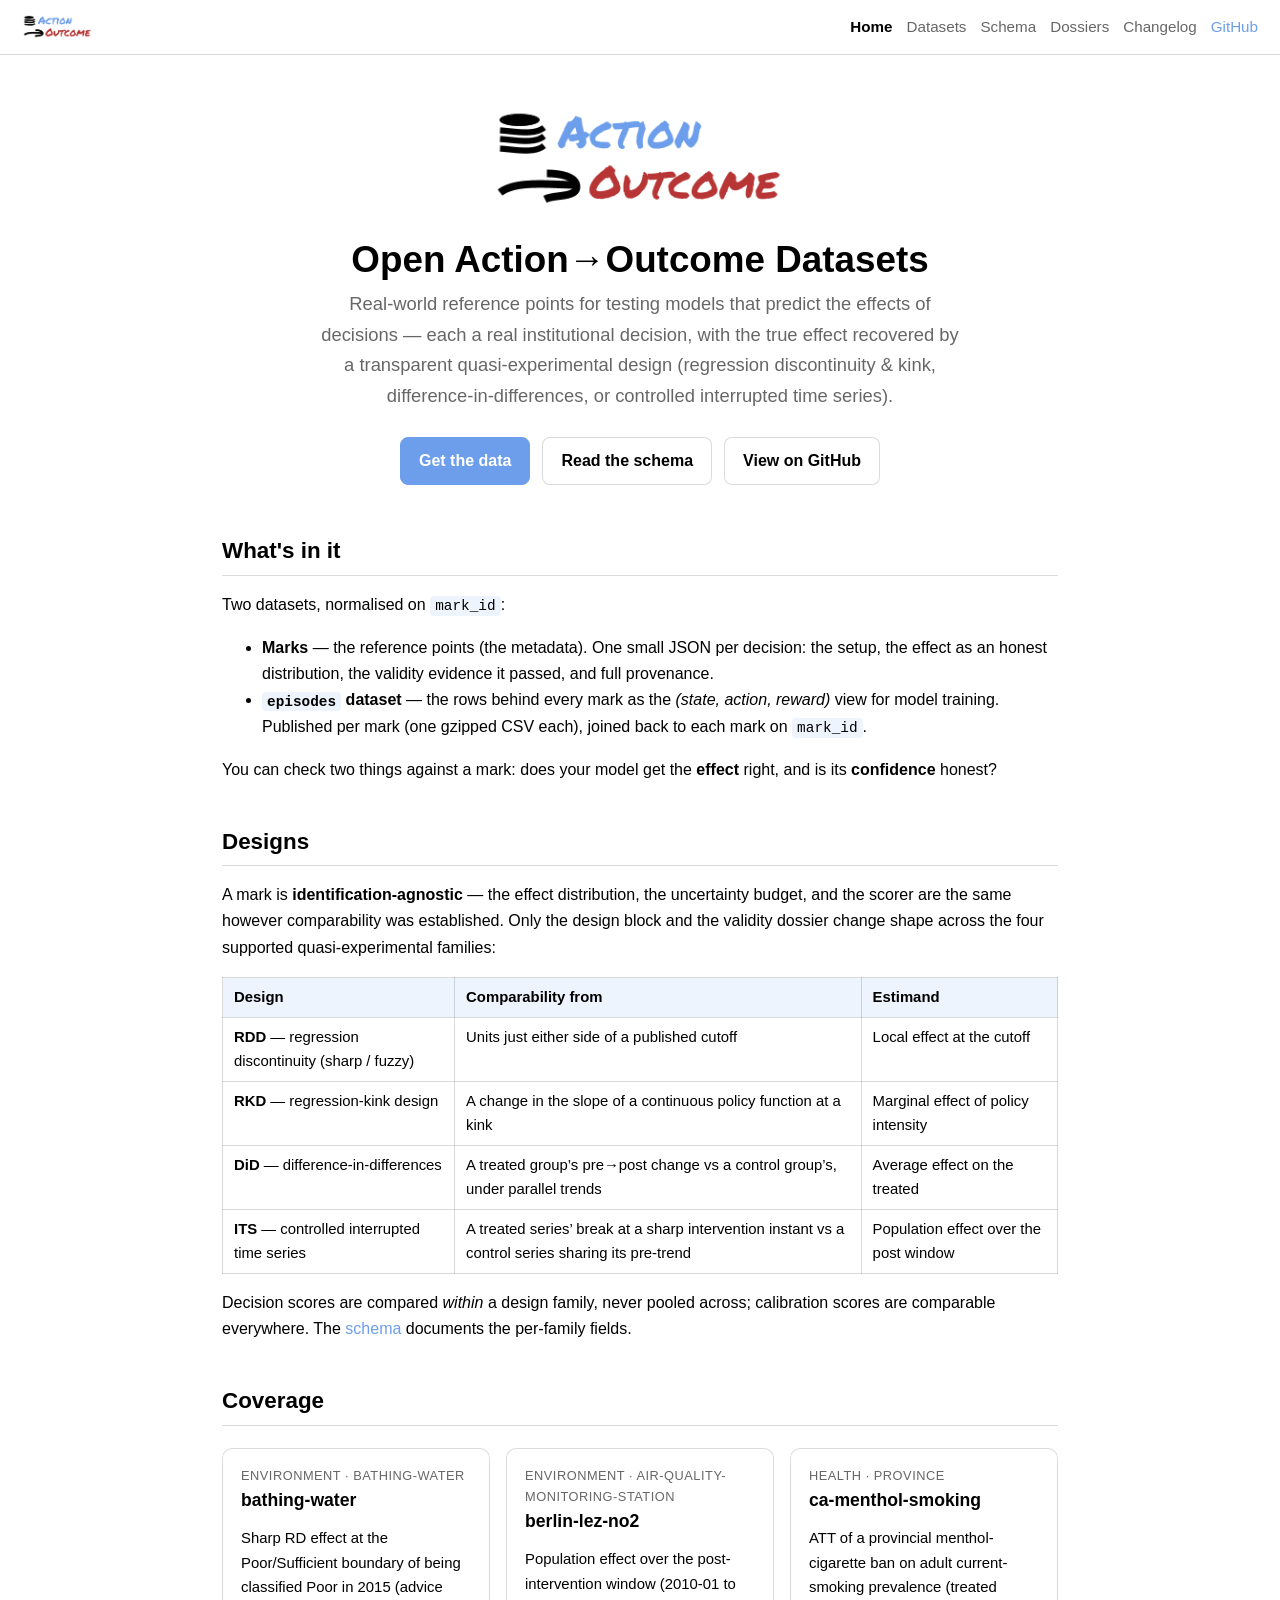
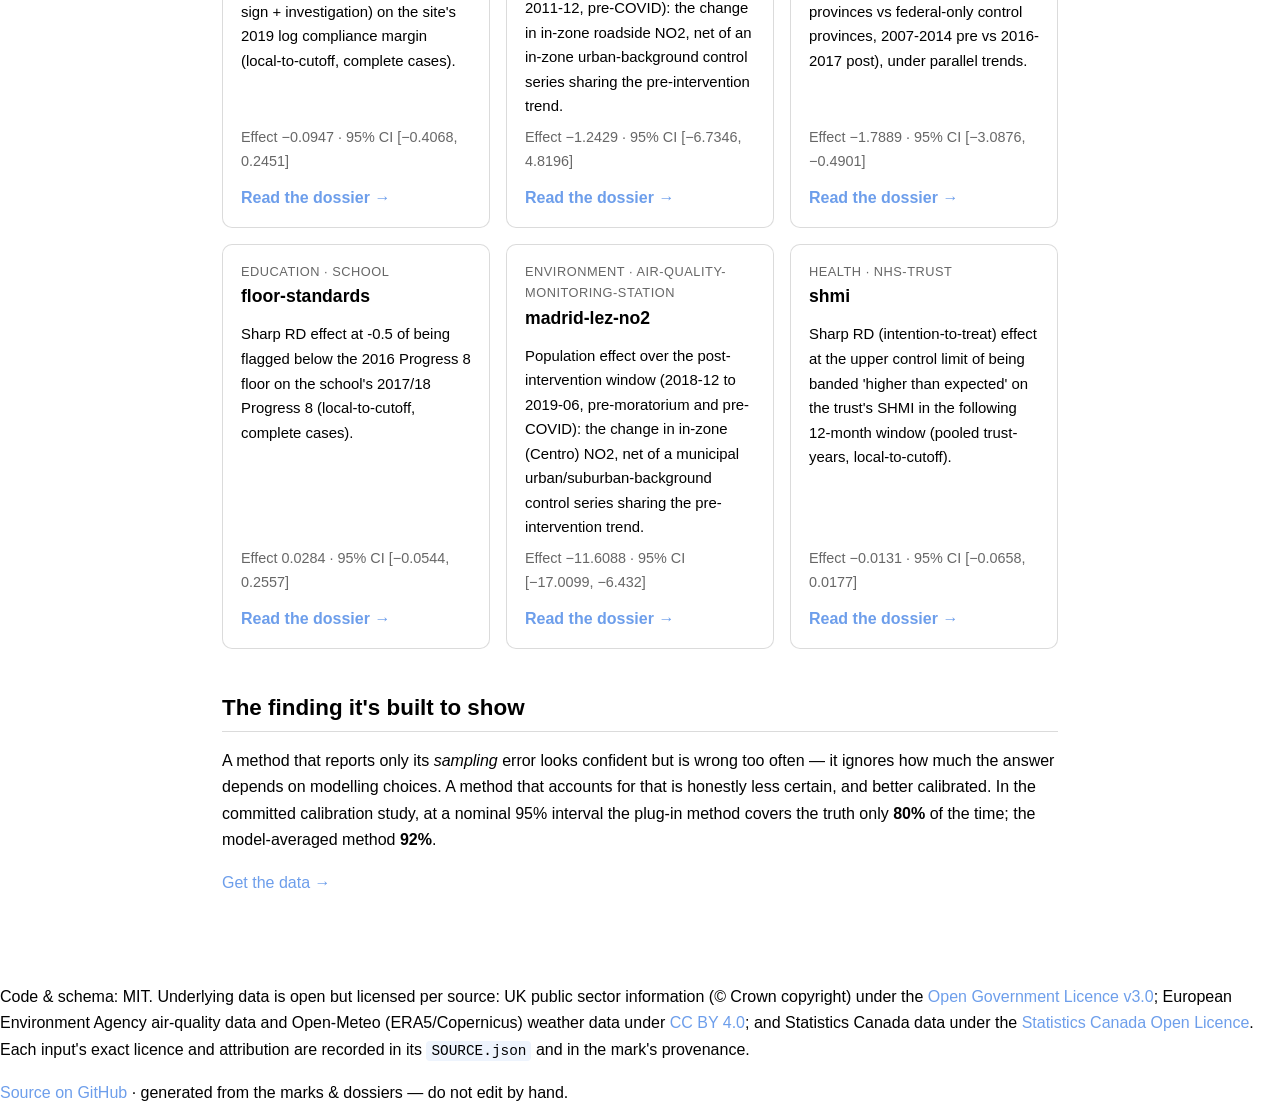
<file: docs/index.html>
<!DOCTYPE html>
<html lang="en">
<head>
<meta charset="utf-8">
<meta name="viewport" content="width=device-width, initial-scale=1">
<title>Home · openaction2outcome</title>
<link rel="icon" href="assets/logo.png">
<link rel="stylesheet" href="style.css">
</head>
<body>
<header class="site-header">
  <a class="brand" href="index.html">
    <img src="assets/logo.png" alt="" class="brand-logo">
  </a>
  <nav class="site-nav">
    <a href="index.html" class="current">Home</a><a href="downloads.html">Datasets</a><a href="schema.html">Schema</a><a href="dossiers/index.html">Dossiers</a><a href="changelog.html">Changelog</a>
    <a class="ext" href="https://github.com/umbralcalc/openaction2outcome">GitHub</a>
  </nav>
</header>
<main class="content">
<section class="hero">
  <img src="assets/logo.png" alt="openaction2outcome logo">
  <h1>Open Action&rarr;Outcome Datasets</h1>
  <p class="tagline">Real-world reference points for testing models that predict the effects of decisions &mdash;
     each a real institutional decision, with the true effect recovered by a transparent quasi-experimental design
     (regression discontinuity &amp; kink, difference-in-differences, or controlled interrupted time series).</p>
  <div class="cta">
    <a class="btn" href="downloads.html">Get the data</a>
    <a class="btn secondary" href="schema.html">Read the schema</a>
    <a class="btn secondary" href="https://github.com/umbralcalc/openaction2outcome">View on GitHub</a>
  </div>
</section>

<h2>What's in it</h2>
<p>Two datasets, normalised on <code>mark_id</code>:</p>
<ul>
  <li><strong>Marks</strong> &mdash; the reference points (the metadata). One small JSON per decision: the setup,
      the effect as an honest distribution, the validity evidence it passed, and full provenance.</li>
  <li><strong><code>episodes</code> dataset</strong> &mdash; the rows behind every mark as the
      <em>(state, action, reward)</em> view for model training. Published per mark (one gzipped CSV each), joined back to each mark on <code>mark_id</code>.</li>
</ul>
<p>You can check two things against a mark: does your model get the <strong>effect</strong> right, and is its <strong>confidence</strong> honest?</p>

<h2>Designs</h2>
<p>A mark is <strong>identification-agnostic</strong> &mdash; the effect distribution, the uncertainty budget, and the
   scorer are the same however comparability was established. Only the design block and the validity dossier change
   shape across the four supported quasi-experimental families:</p>
<div class="table-wrap">
<table>
  <thead><tr><th>Design</th><th>Comparability from</th><th>Estimand</th></tr></thead>
  <tbody>
    <tr><td><strong>RDD</strong> &mdash; regression discontinuity (sharp / fuzzy)</td><td>Units just either side of a published cutoff</td><td>Local effect at the cutoff</td></tr>
    <tr><td><strong>RKD</strong> &mdash; regression-kink design</td><td>A change in the slope of a continuous policy function at a kink</td><td>Marginal effect of policy intensity</td></tr>
    <tr><td><strong>DiD</strong> &mdash; difference-in-differences</td><td>A treated group&rsquo;s pre&rarr;post change vs a control group&rsquo;s, under parallel trends</td><td>Average effect on the treated</td></tr>
    <tr><td><strong>ITS</strong> &mdash; controlled interrupted time series</td><td>A treated series&rsquo; break at a sharp intervention instant vs a control series sharing its pre-trend</td><td>Population effect over the post window</td></tr>
  </tbody>
</table>
</div>
<p>Decision scores are compared <em>within</em> a design family, never pooled across; calibration scores are
   comparable everywhere. The <a href="schema.html">schema</a> documents the per-family fields.</p>

<h2>Coverage</h2>
<div class="cards">
  
  <div class="card">
    <span class="domain">Environment · bathing-water</span>
    <h3>bathing-water</h3>
    <p>Sharp RD effect at the Poor/Sufficient boundary of being classified Poor in 2015 (advice sign &#43; investigation) on the site&#39;s 2019 log compliance margin (local-to-cutoff, complete cases).</p>
    <span class="effect">Effect −0.0947 · 95% CI [−0.4068, 0.2451]</span>
    <a class="more" href="dossiers/bathing-water-poor-2015.html">Read the dossier &rarr;</a>
  </div>
  
  <div class="card">
    <span class="domain">Environment · air-quality-monitoring-station</span>
    <h3>berlin-lez-no2</h3>
    <p>Population effect over the post-intervention window (2010-01 to 2011-12, pre-COVID): the change in in-zone roadside NO2, net of an in-zone urban-background control series sharing the pre-intervention trend.</p>
    <span class="effect">Effect −1.2429 · 95% CI [−6.7346, 4.8196]</span>
    <a class="more" href="dossiers/berlin-lez-no2-2010.html">Read the dossier &rarr;</a>
  </div>
  
  <div class="card">
    <span class="domain">Health · province</span>
    <h3>ca-menthol-smoking</h3>
    <p>ATT of a provincial menthol-cigarette ban on adult current-smoking prevalence (treated provinces vs federal-only control provinces, 2007-2014 pre vs 2016-2017 post), under parallel trends.</p>
    <span class="effect">Effect −1.7889 · 95% CI [−3.0876, −0.4901]</span>
    <a class="more" href="dossiers/ca-menthol-smoking-2016.html">Read the dossier &rarr;</a>
  </div>
  
  <div class="card">
    <span class="domain">Education · school</span>
    <h3>floor-standards</h3>
    <p>Sharp RD effect at -0.5 of being flagged below the 2016 Progress 8 floor on the school&#39;s 2017/18 Progress 8 (local-to-cutoff, complete cases).</p>
    <span class="effect">Effect 0.0284 · 95% CI [−0.0544, 0.2557]</span>
    <a class="more" href="dossiers/floor-standards-p8-2016.html">Read the dossier &rarr;</a>
  </div>
  
  <div class="card">
    <span class="domain">Environment · air-quality-monitoring-station</span>
    <h3>madrid-lez-no2</h3>
    <p>Population effect over the post-intervention window (2018-12 to 2019-06, pre-moratorium and pre-COVID): the change in in-zone (Centro) NO2, net of a municipal urban/suburban-background control series sharing the pre-intervention trend.</p>
    <span class="effect">Effect −11.6088 · 95% CI [−17.0099, −6.432]</span>
    <a class="more" href="dossiers/madrid-lez-no2-2018.html">Read the dossier &rarr;</a>
  </div>
  
  <div class="card">
    <span class="domain">Health · nhs-trust</span>
    <h3>shmi</h3>
    <p>Sharp RD (intention-to-treat) effect at the upper control limit of being banded &#39;higher than expected&#39; on the trust&#39;s SHMI in the following 12-month window (pooled trust-years, local-to-cutoff).</p>
    <span class="effect">Effect −0.0131 · 95% CI [−0.0658, 0.0177]</span>
    <a class="more" href="dossiers/shmi-higher-than-expected-banding.html">Read the dossier &rarr;</a>
  </div>
  
</div>

<h2>The finding it's built to show</h2>
<p>A method that reports only its <em>sampling</em> error looks confident but is wrong too often &mdash; it ignores
   how much the answer depends on modelling choices. A method that accounts for that is honestly less certain, and
   better calibrated. In the committed calibration study, at a nominal 95% interval the plug-in method covers the
   truth only <strong>80%</strong> of the time; the model-averaged method <strong>92%</strong>.</p>
<p><a href="downloads.html">Get the data &rarr;</a></p>

</main>
<footer class="site-footer">
  <p>Code &amp; schema: MIT. Underlying data is open but licensed per source: UK public sector
     information (© Crown copyright) under the
     <a href="https://www.nationalarchives.gov.uk/doc/open-government-licence/version/3/">Open Government Licence v3.0</a>;
     European Environment Agency air-quality data and Open-Meteo (ERA5/Copernicus) weather data under
     <a href="https://creativecommons.org/licenses/by/4.0/">CC BY 4.0</a>; and Statistics Canada data
     under the <a href="https://www.statcan.gc.ca/en/reference/licence">Statistics Canada Open Licence</a>.
     Each input's exact licence and attribution are recorded in its <code>SOURCE.json</code> and in the
     mark's provenance.</p>
  <p><a href="https://github.com/umbralcalc/openaction2outcome">Source on GitHub</a> · generated from the marks &amp; dossiers — do not edit by hand.</p>
</footer>
</body>
</html>
</file>
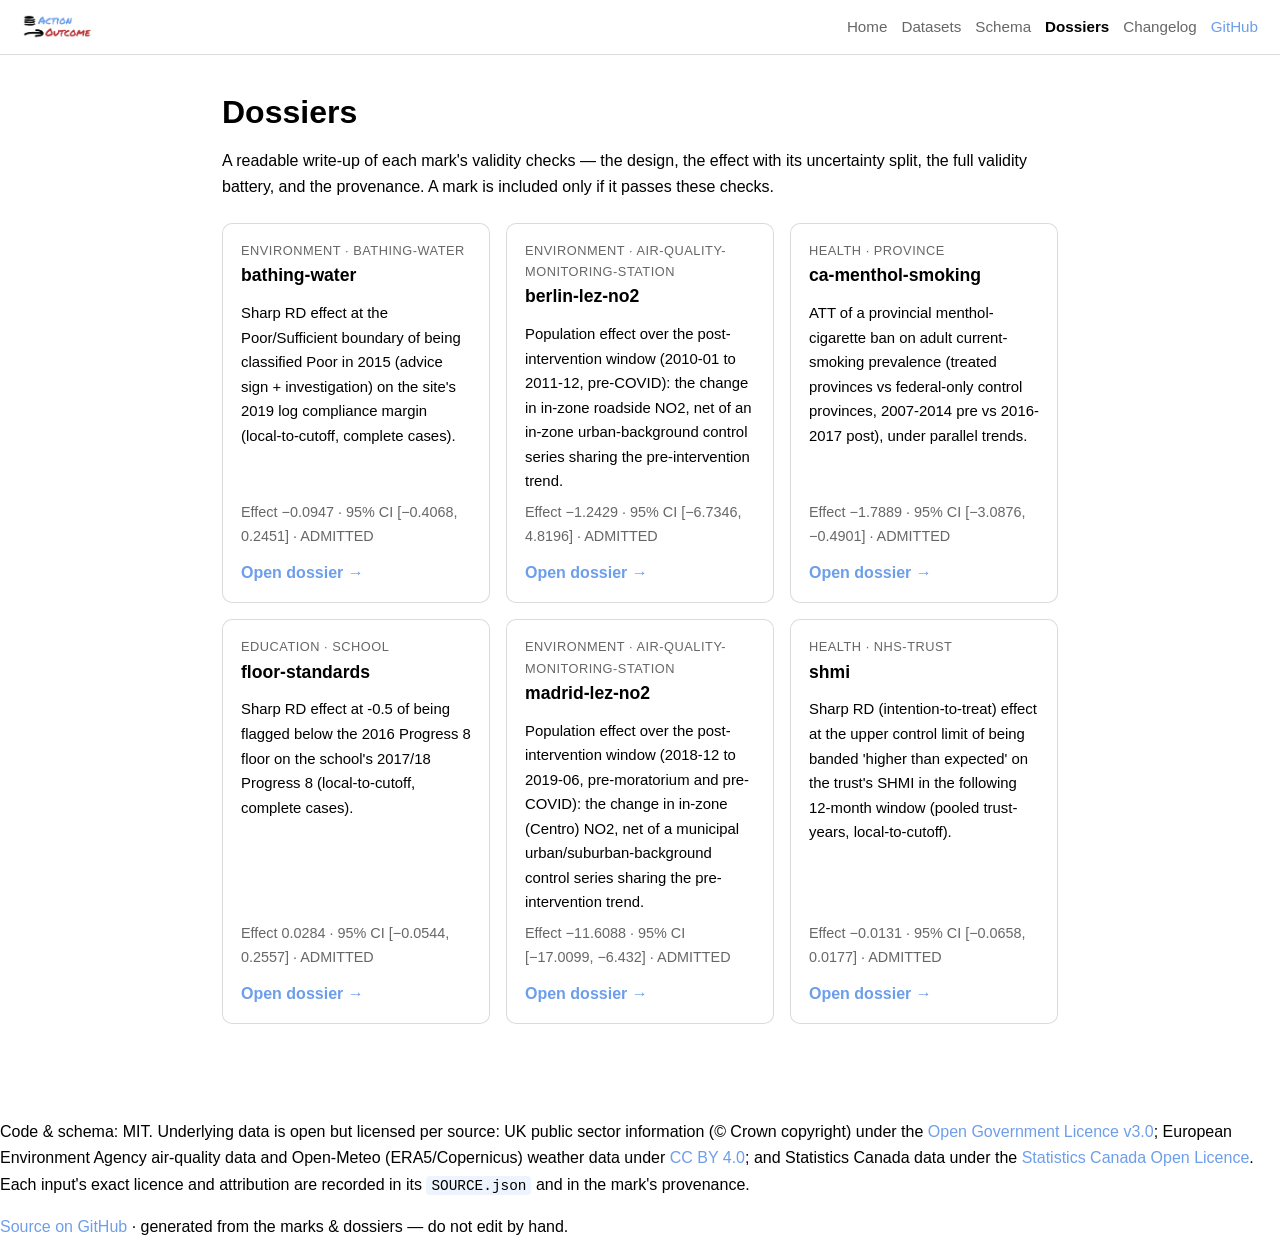
<file: docs/dossiers/index.html>
<!DOCTYPE html>
<html lang="en">
<head>
<meta charset="utf-8">
<meta name="viewport" content="width=device-width, initial-scale=1">
<title>Dossiers · openaction2outcome</title>
<link rel="icon" href="../assets/logo.png">
<link rel="stylesheet" href="../style.css">
</head>
<body>
<header class="site-header">
  <a class="brand" href="../index.html">
    <img src="../assets/logo.png" alt="" class="brand-logo">
  </a>
  <nav class="site-nav">
    <a href="../index.html">Home</a><a href="../downloads.html">Datasets</a><a href="../schema.html">Schema</a><a href="../dossiers/index.html" class="current">Dossiers</a><a href="../changelog.html">Changelog</a>
    <a class="ext" href="https://github.com/umbralcalc/openaction2outcome">GitHub</a>
  </nav>
</header>
<main class="content">
<h1>Dossiers</h1>
<p>A readable write-up of each mark's validity checks &mdash; the design, the effect with its uncertainty split,
   the full validity battery, and the provenance. A mark is included only if it passes these checks.</p>
<div class="cards">
  
  <div class="card">
    <span class="domain">Environment · bathing-water</span>
    <h3>bathing-water</h3>
    <p>Sharp RD effect at the Poor/Sufficient boundary of being classified Poor in 2015 (advice sign &#43; investigation) on the site&#39;s 2019 log compliance margin (local-to-cutoff, complete cases).</p>
    <span class="effect">Effect −0.0947 · 95% CI [−0.4068, 0.2451] · ADMITTED</span>
    <a class="more" href="bathing-water-poor-2015.html">Open dossier &rarr;</a>
  </div>
  
  <div class="card">
    <span class="domain">Environment · air-quality-monitoring-station</span>
    <h3>berlin-lez-no2</h3>
    <p>Population effect over the post-intervention window (2010-01 to 2011-12, pre-COVID): the change in in-zone roadside NO2, net of an in-zone urban-background control series sharing the pre-intervention trend.</p>
    <span class="effect">Effect −1.2429 · 95% CI [−6.7346, 4.8196] · ADMITTED</span>
    <a class="more" href="berlin-lez-no2-2010.html">Open dossier &rarr;</a>
  </div>
  
  <div class="card">
    <span class="domain">Health · province</span>
    <h3>ca-menthol-smoking</h3>
    <p>ATT of a provincial menthol-cigarette ban on adult current-smoking prevalence (treated provinces vs federal-only control provinces, 2007-2014 pre vs 2016-2017 post), under parallel trends.</p>
    <span class="effect">Effect −1.7889 · 95% CI [−3.0876, −0.4901] · ADMITTED</span>
    <a class="more" href="ca-menthol-smoking-2016.html">Open dossier &rarr;</a>
  </div>
  
  <div class="card">
    <span class="domain">Education · school</span>
    <h3>floor-standards</h3>
    <p>Sharp RD effect at -0.5 of being flagged below the 2016 Progress 8 floor on the school&#39;s 2017/18 Progress 8 (local-to-cutoff, complete cases).</p>
    <span class="effect">Effect 0.0284 · 95% CI [−0.0544, 0.2557] · ADMITTED</span>
    <a class="more" href="floor-standards-p8-2016.html">Open dossier &rarr;</a>
  </div>
  
  <div class="card">
    <span class="domain">Environment · air-quality-monitoring-station</span>
    <h3>madrid-lez-no2</h3>
    <p>Population effect over the post-intervention window (2018-12 to 2019-06, pre-moratorium and pre-COVID): the change in in-zone (Centro) NO2, net of a municipal urban/suburban-background control series sharing the pre-intervention trend.</p>
    <span class="effect">Effect −11.6088 · 95% CI [−17.0099, −6.432] · ADMITTED</span>
    <a class="more" href="madrid-lez-no2-2018.html">Open dossier &rarr;</a>
  </div>
  
  <div class="card">
    <span class="domain">Health · nhs-trust</span>
    <h3>shmi</h3>
    <p>Sharp RD (intention-to-treat) effect at the upper control limit of being banded &#39;higher than expected&#39; on the trust&#39;s SHMI in the following 12-month window (pooled trust-years, local-to-cutoff).</p>
    <span class="effect">Effect −0.0131 · 95% CI [−0.0658, 0.0177] · ADMITTED</span>
    <a class="more" href="shmi-higher-than-expected-banding.html">Open dossier &rarr;</a>
  </div>
  
</div>

</main>
<footer class="site-footer">
  <p>Code &amp; schema: MIT. Underlying data is open but licensed per source: UK public sector
     information (© Crown copyright) under the
     <a href="https://www.nationalarchives.gov.uk/doc/open-government-licence/version/3/">Open Government Licence v3.0</a>;
     European Environment Agency air-quality data and Open-Meteo (ERA5/Copernicus) weather data under
     <a href="https://creativecommons.org/licenses/by/4.0/">CC BY 4.0</a>; and Statistics Canada data
     under the <a href="https://www.statcan.gc.ca/en/reference/licence">Statistics Canada Open Licence</a>.
     Each input's exact licence and attribution are recorded in its <code>SOURCE.json</code> and in the
     mark's provenance.</p>
  <p><a href="https://github.com/umbralcalc/openaction2outcome">Source on GitHub</a> · generated from the marks &amp; dossiers — do not edit by hand.</p>
</footer>
</body>
</html>
</file>
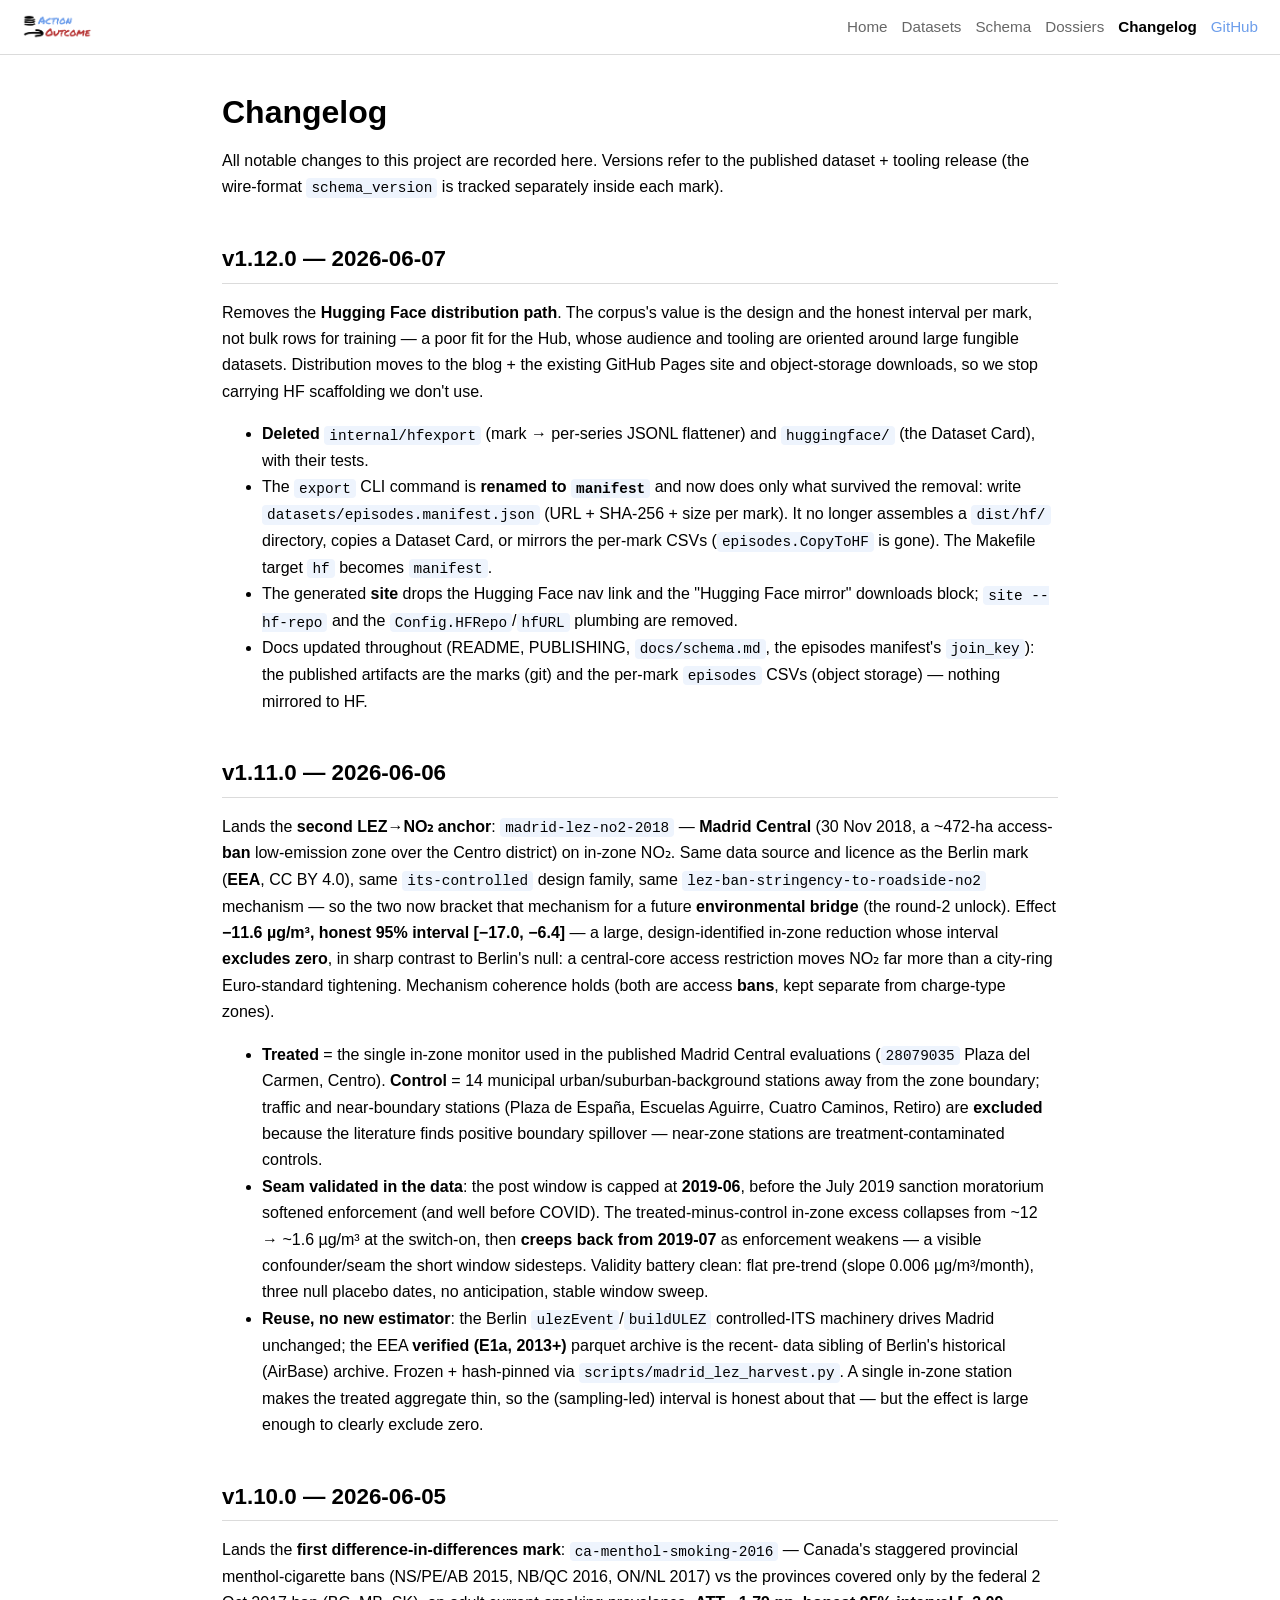
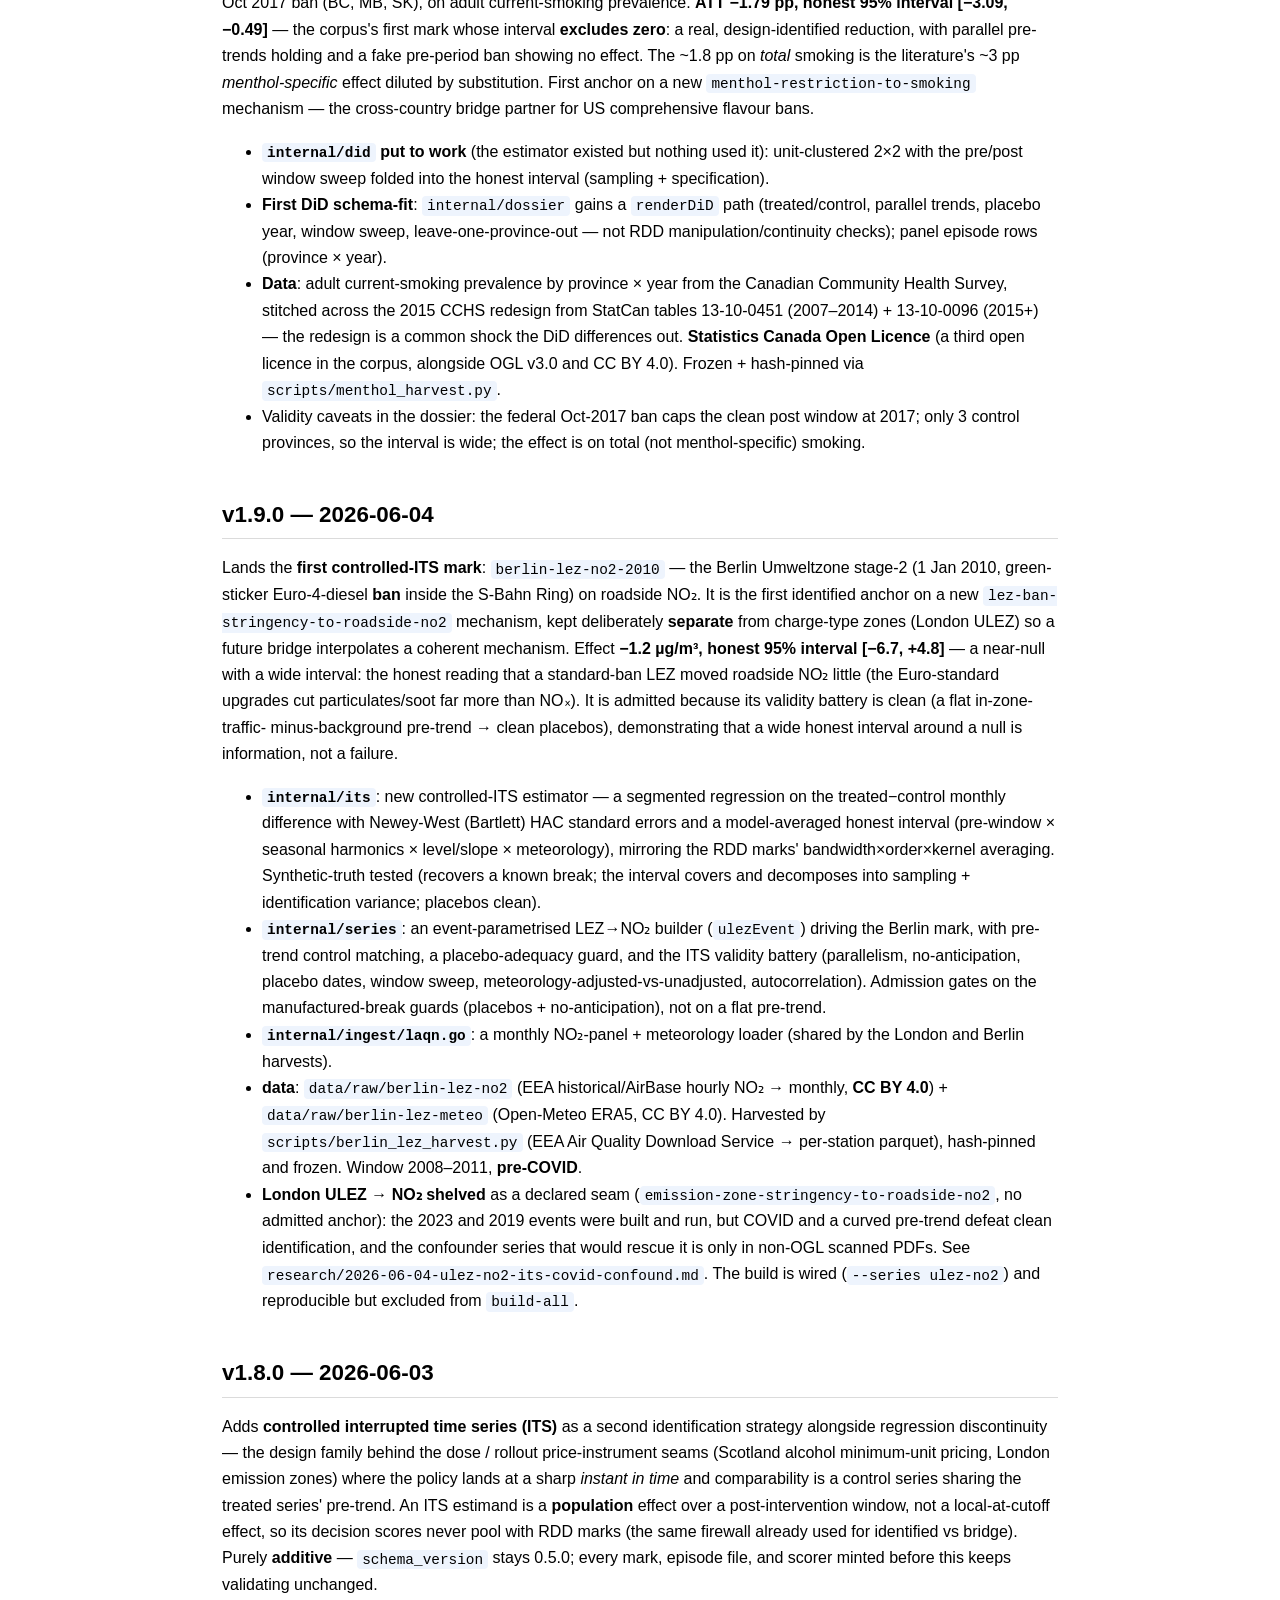
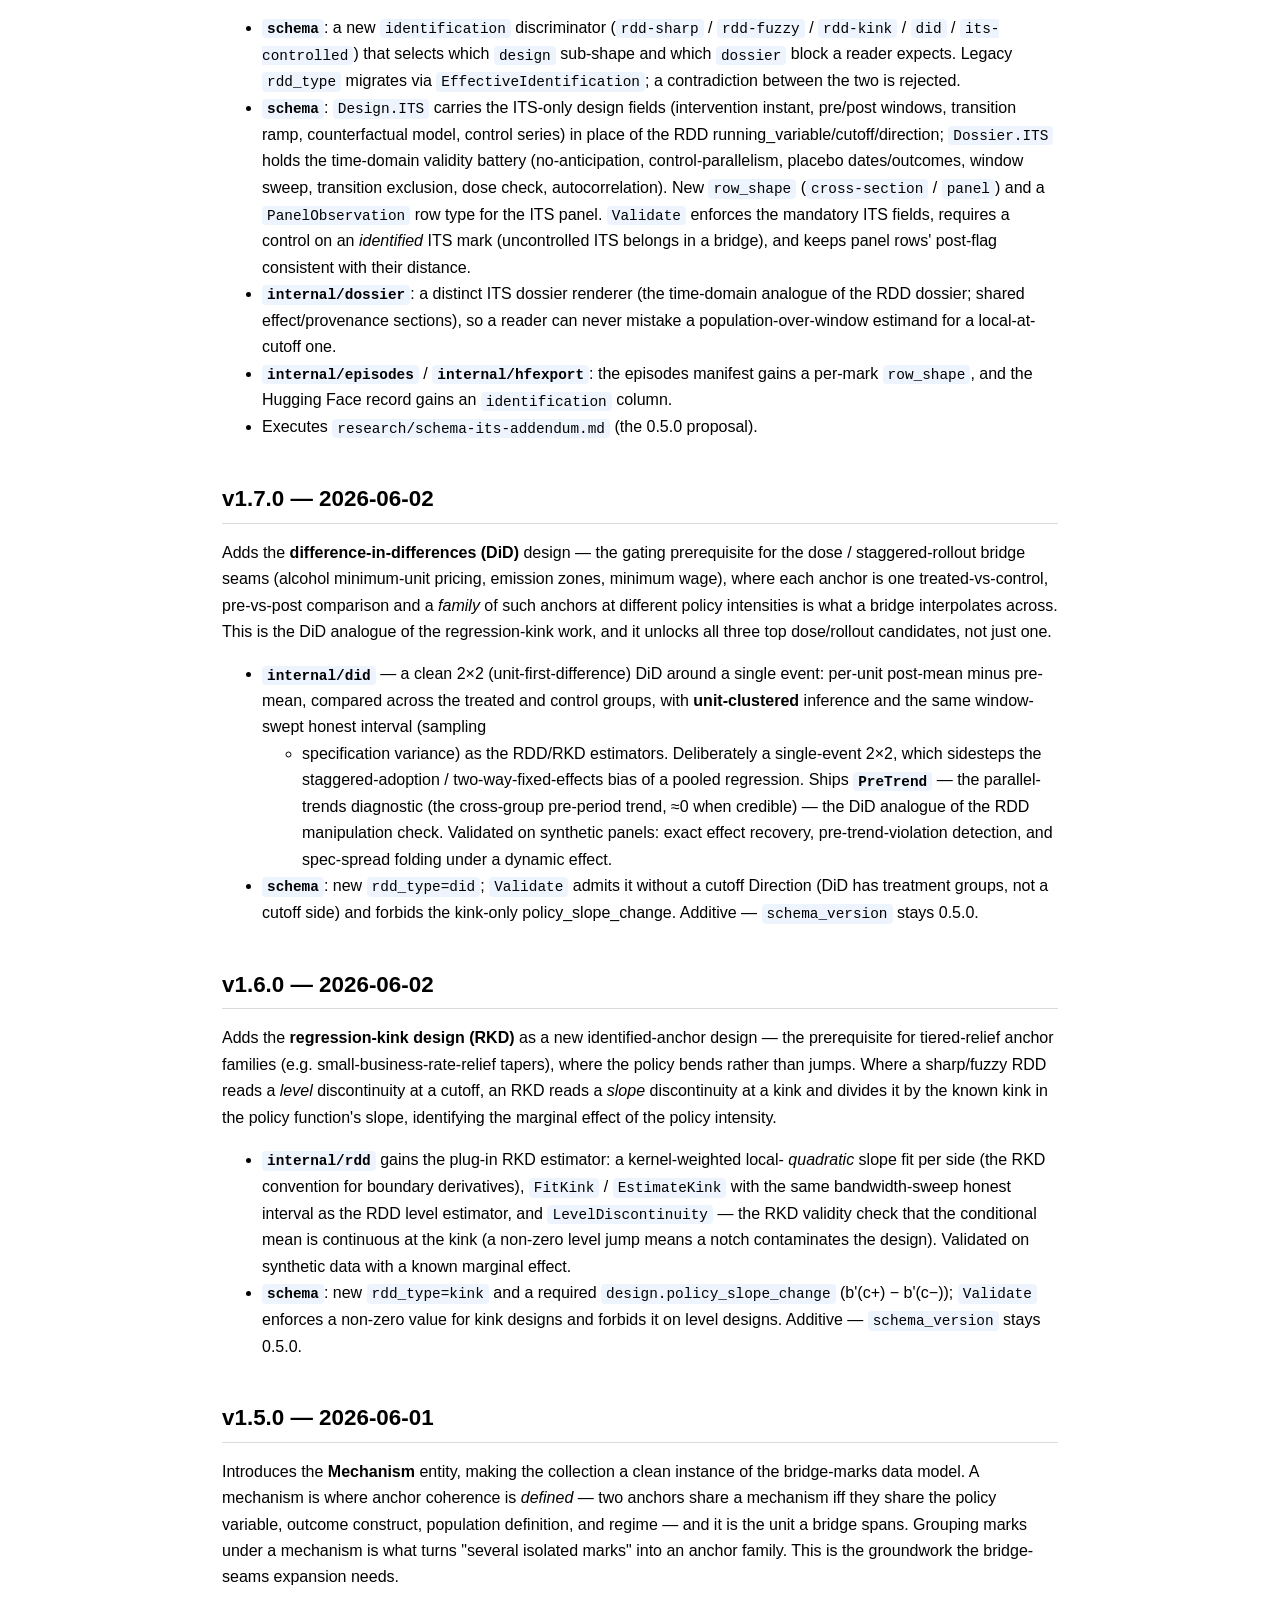
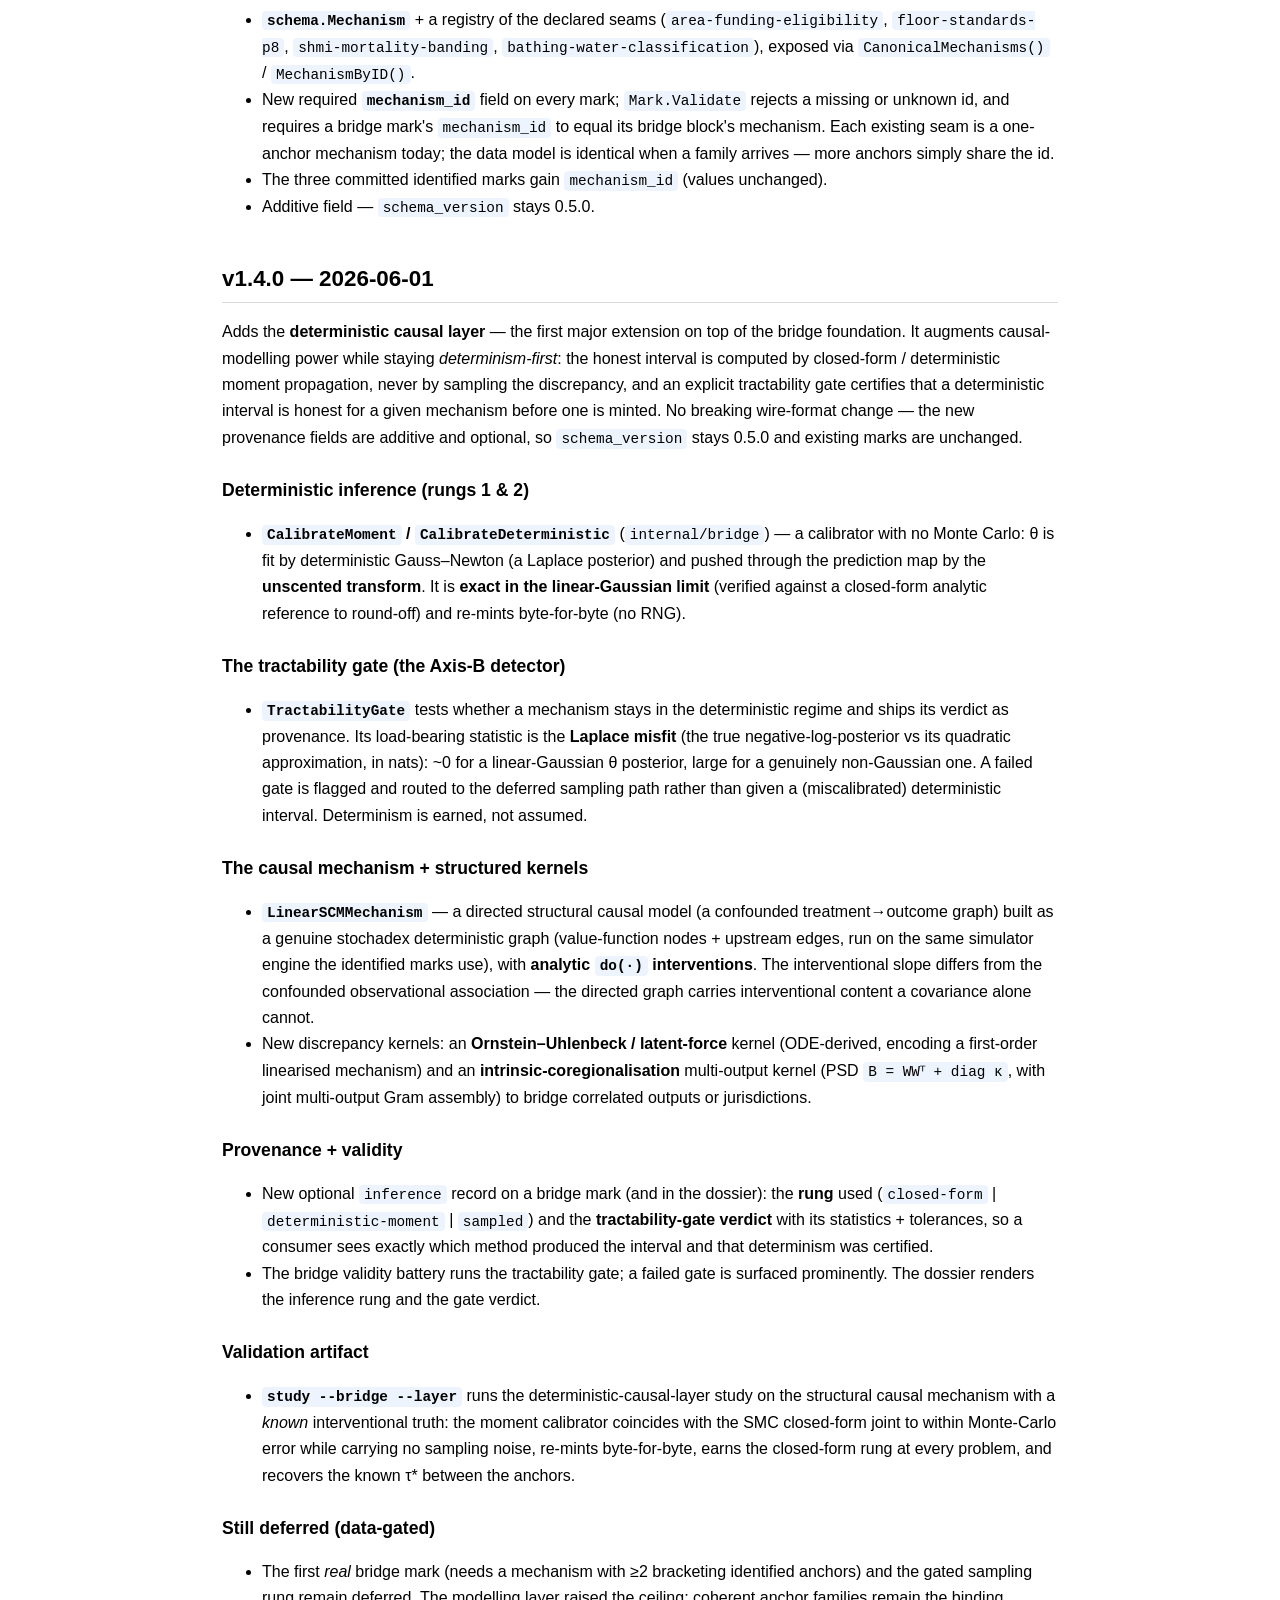
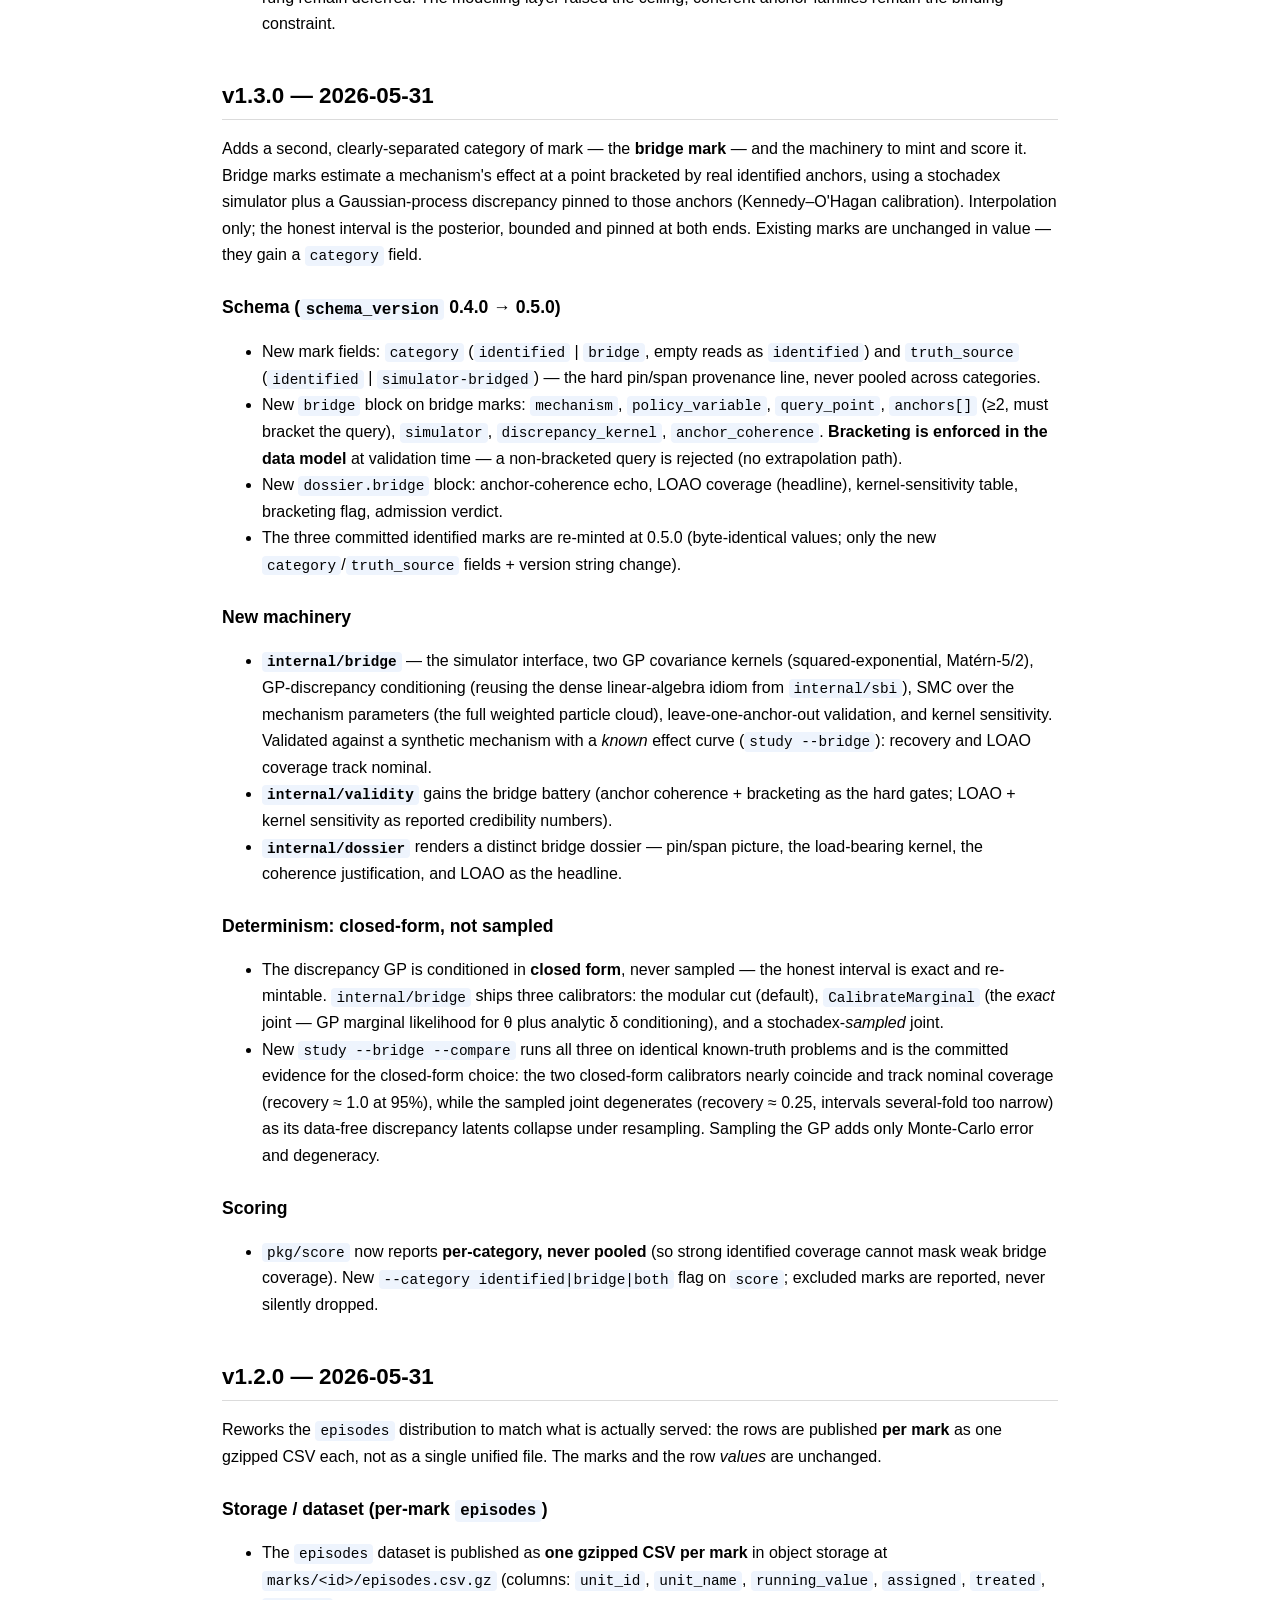
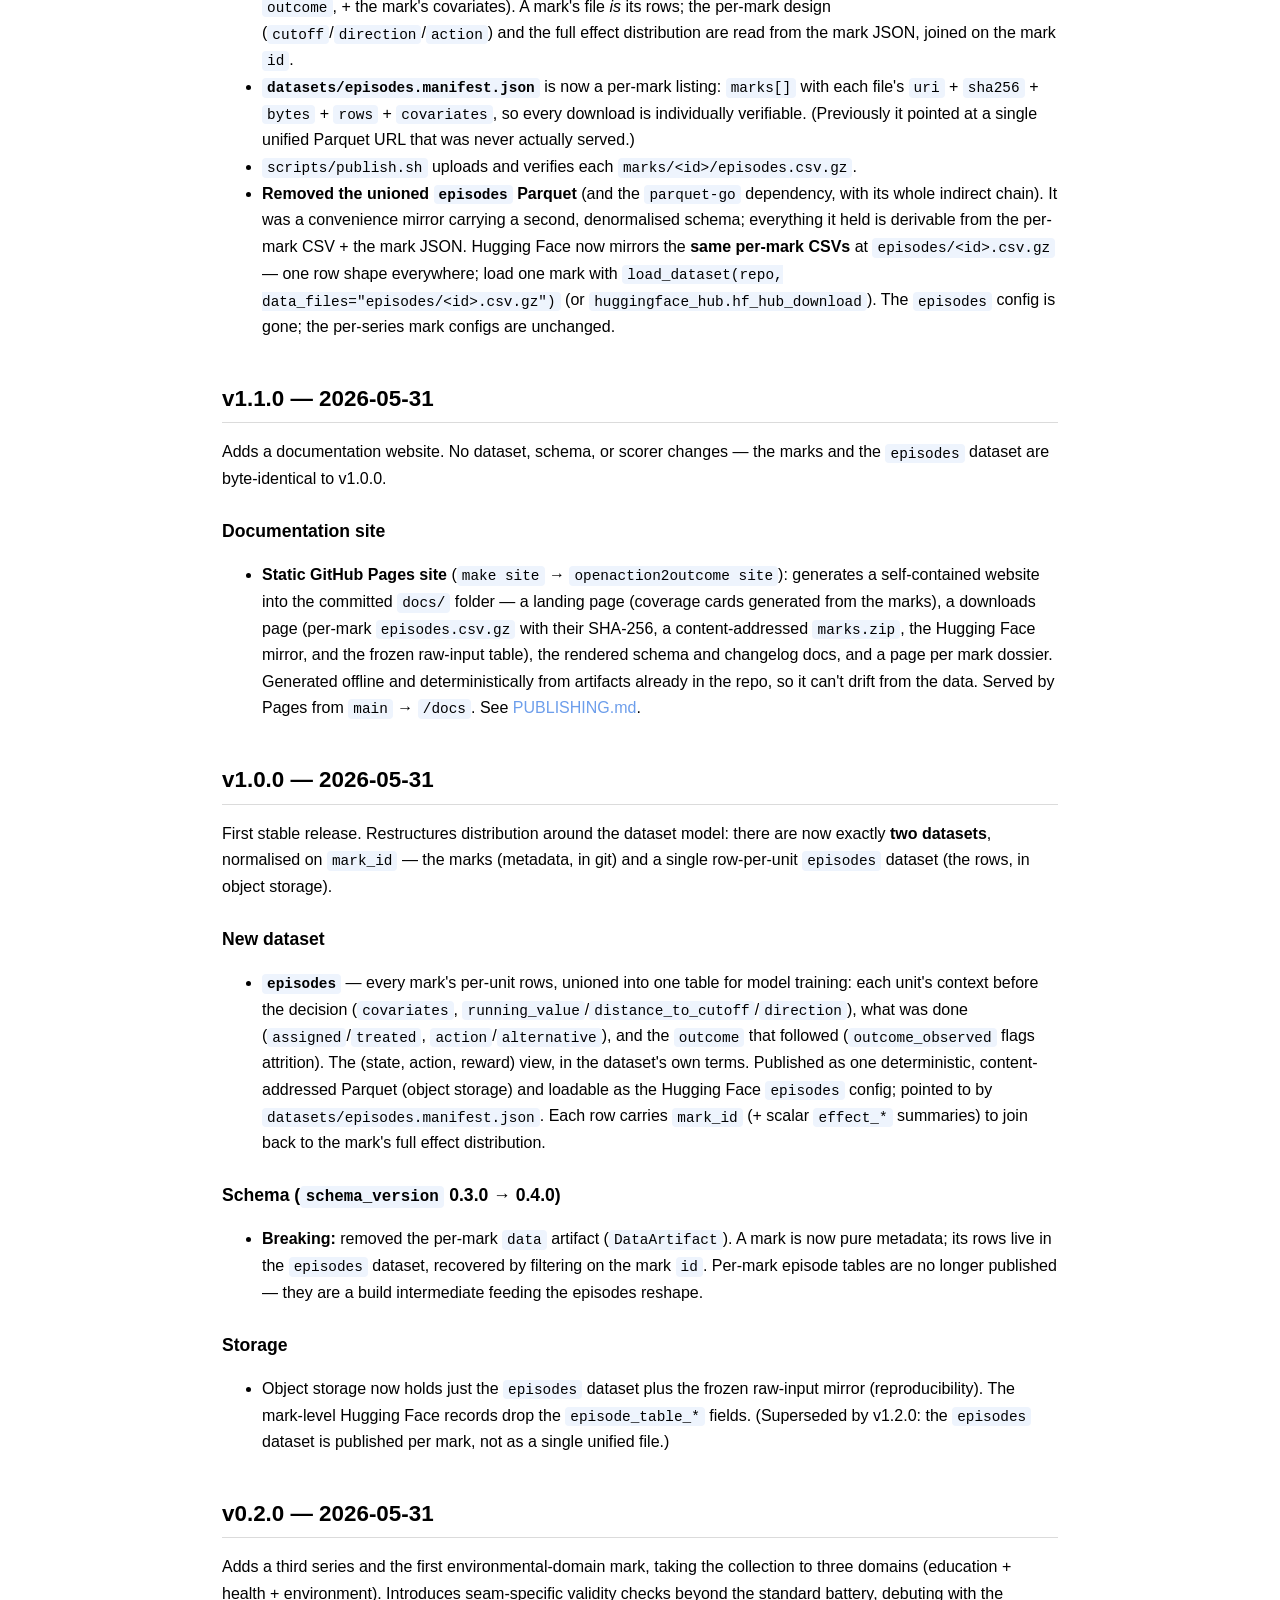
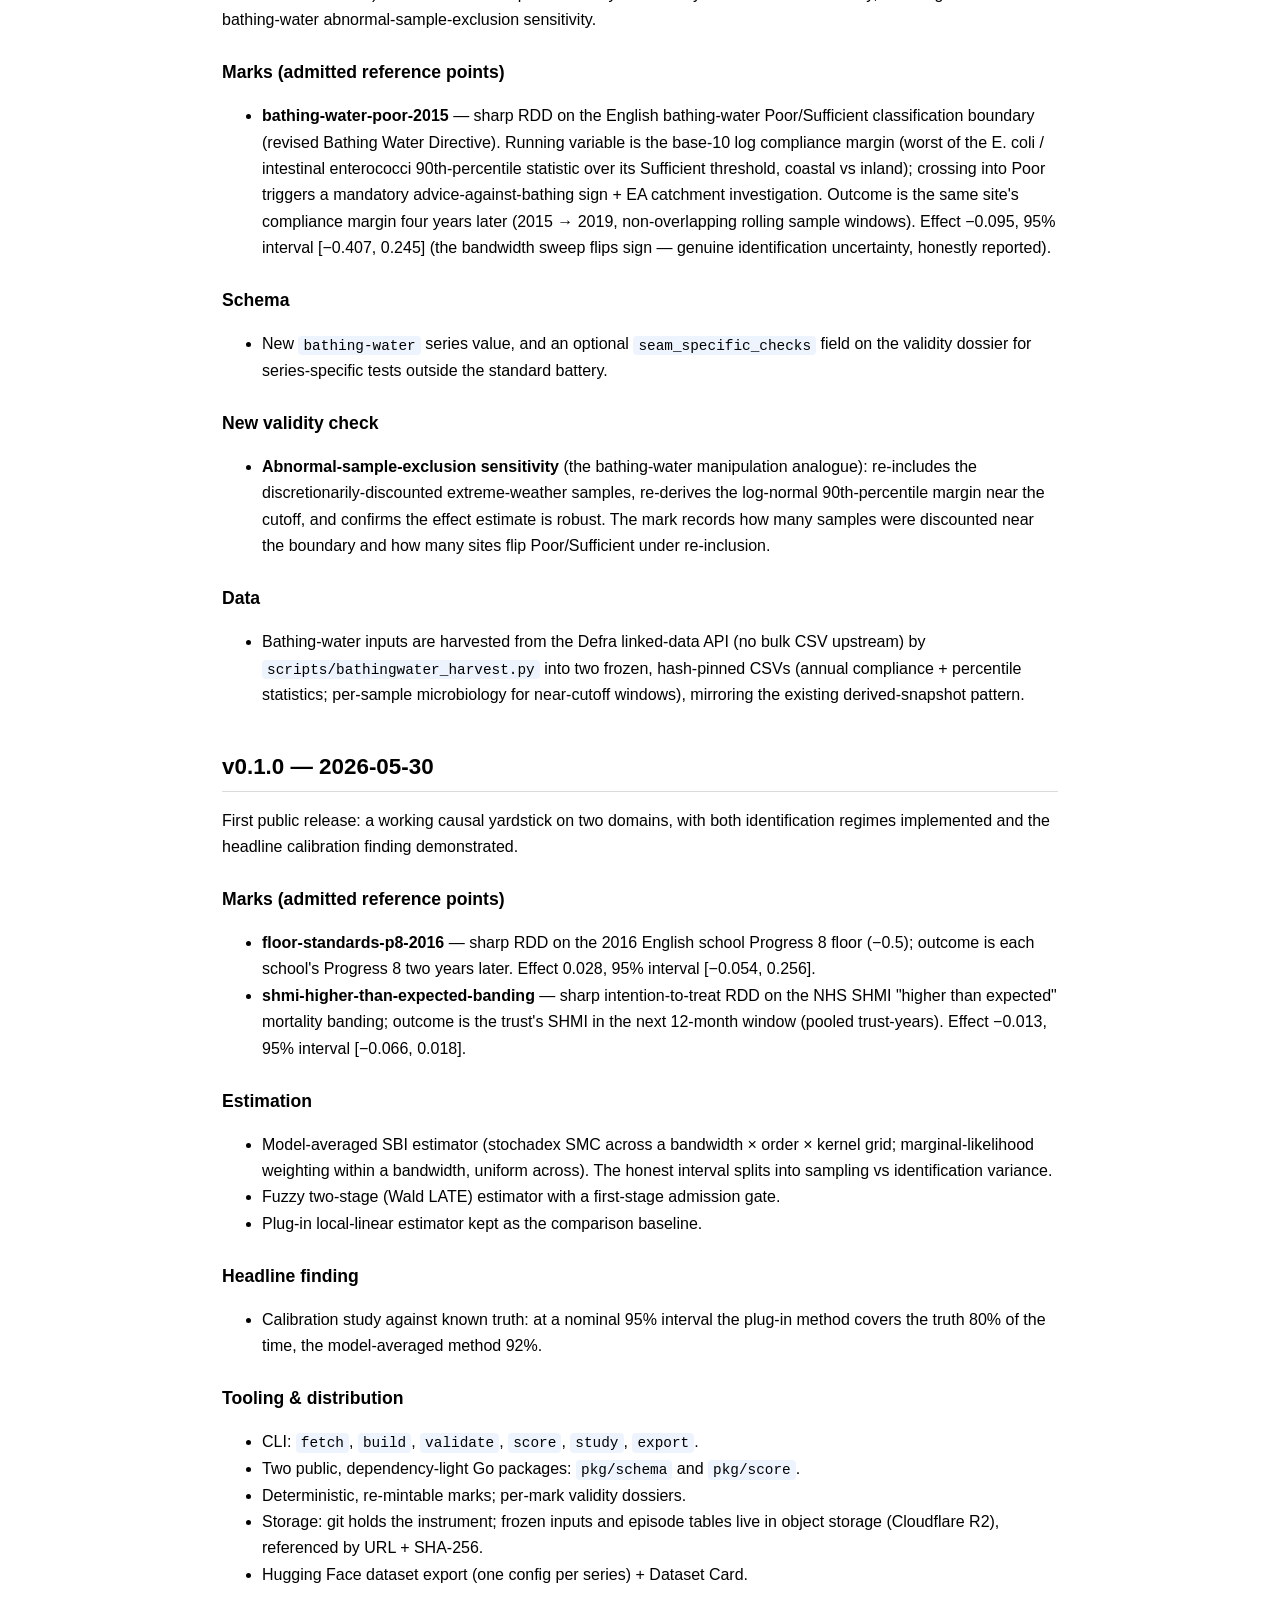
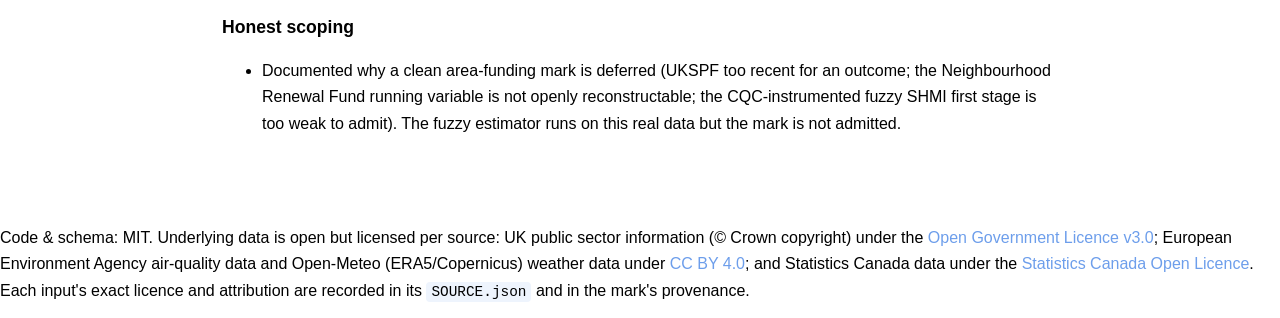
<file: docs/changelog.html>
<!DOCTYPE html>
<html lang="en">
<head>
<meta charset="utf-8">
<meta name="viewport" content="width=device-width, initial-scale=1">
<title>Changelog · openaction2outcome</title>
<link rel="icon" href="assets/logo.png">
<link rel="stylesheet" href="style.css">
</head>
<body>
<header class="site-header">
  <a class="brand" href="index.html">
    <img src="assets/logo.png" alt="" class="brand-logo">
  </a>
  <nav class="site-nav">
    <a href="index.html">Home</a><a href="downloads.html">Datasets</a><a href="schema.html">Schema</a><a href="dossiers/index.html">Dossiers</a><a href="changelog.html" class="current">Changelog</a>
    <a class="ext" href="https://github.com/umbralcalc/openaction2outcome">GitHub</a>
  </nav>
</header>
<main class="content">
<h1 id="changelog">Changelog</h1>
<p>All notable changes to this project are recorded here. Versions refer to the
published dataset + tooling release (the wire-format <code>schema_version</code> is tracked
separately inside each mark).</p>
<h2 id="v1120--2026-06-07">v1.12.0 — 2026-06-07</h2>
<p>Removes the <strong>Hugging Face distribution path</strong>. The corpus's value is the design and the
honest interval per mark, not bulk rows for training — a poor fit for the Hub, whose
audience and tooling are oriented around large fungible datasets. Distribution moves to the
blog + the existing GitHub Pages site and object-storage downloads, so we stop carrying HF
scaffolding we don't use.</p>
<ul>
<li><strong>Deleted</strong> <code>internal/hfexport</code> (mark → per-series JSONL flattener) and <code>huggingface/</code>
(the Dataset Card), with their tests.</li>
<li>The <code>export</code> CLI command is <strong>renamed to <code>manifest</code></strong> and now does only what survived the
removal: write <code>datasets/episodes.manifest.json</code> (URL + SHA-256 + size per mark). It no
longer assembles a <code>dist/hf/</code> directory, copies a Dataset Card, or mirrors the per-mark
CSVs (<code>episodes.CopyToHF</code> is gone). The Makefile target <code>hf</code> becomes <code>manifest</code>.</li>
<li>The generated <strong>site</strong> drops the Hugging Face nav link and the &quot;Hugging Face mirror&quot;
downloads block; <code>site --hf-repo</code> and the <code>Config.HFRepo</code>/<code>hfURL</code> plumbing are removed.</li>
<li>Docs updated throughout (README, PUBLISHING, <code>docs/schema.md</code>, the episodes manifest's
<code>join_key</code>): the published artifacts are the marks (git) and the per-mark <code>episodes</code>
CSVs (object storage) — nothing mirrored to HF.</li>
</ul>
<h2 id="v1110--2026-06-06">v1.11.0 — 2026-06-06</h2>
<p>Lands the <strong>second LEZ→NO₂ anchor</strong>: <code>madrid-lez-no2-2018</code> — <strong>Madrid Central</strong> (30 Nov
2018, a ~472-ha access-<strong>ban</strong> low-emission zone over the Centro district) on in-zone NO₂.
Same data source and licence as the Berlin mark (<strong>EEA</strong>, CC BY 4.0), same <code>its-controlled</code>
design family, same <code>lez-ban-stringency-to-roadside-no2</code> mechanism — so the two now bracket
that mechanism for a future <strong>environmental bridge</strong> (the round-2 unlock). Effect <strong>−11.6
µg/m³, honest 95% interval [−17.0, −6.4]</strong> — a large, design-identified in-zone reduction
whose interval <strong>excludes zero</strong>, in sharp contrast to Berlin's null: a central-core access
restriction moves NO₂ far more than a city-ring Euro-standard tightening. Mechanism
coherence holds (both are access <strong>bans</strong>, kept separate from charge-type zones).</p>
<ul>
<li><strong>Treated</strong> = the single in-zone monitor used in the published Madrid Central evaluations
(<code>28079035</code> Plaza del Carmen, Centro). <strong>Control</strong> = 14 municipal urban/suburban-background
stations away from the zone boundary; traffic and near-boundary stations (Plaza de España,
Escuelas Aguirre, Cuatro Caminos, Retiro) are <strong>excluded</strong> because the literature finds
positive boundary spillover — near-zone stations are treatment-contaminated controls.</li>
<li><strong>Seam validated in the data</strong>: the post window is capped at <strong>2019-06</strong>, before the
July 2019 sanction moratorium softened enforcement (and well before COVID). The
treated-minus-control in-zone excess collapses from ~12 → ~1.6 µg/m³ at the switch-on,
then <strong>creeps back from 2019-07</strong> as enforcement weakens — a visible confounder/seam the
short window sidesteps. Validity battery clean: flat pre-trend (slope 0.006 µg/m³/month),
three null placebo dates, no anticipation, stable window sweep.</li>
<li><strong>Reuse, no new estimator</strong>: the Berlin <code>ulezEvent</code>/<code>buildULEZ</code> controlled-ITS machinery
drives Madrid unchanged; the EEA <strong>verified (E1a, 2013+)</strong> parquet archive is the recent-
data sibling of Berlin's historical (AirBase) archive. Frozen + hash-pinned via
<code>scripts/madrid_lez_harvest.py</code>. A single in-zone station makes the treated aggregate thin,
so the (sampling-led) interval is honest about that — but the effect is large enough to
clearly exclude zero.</li>
</ul>
<h2 id="v1100--2026-06-05">v1.10.0 — 2026-06-05</h2>
<p>Lands the <strong>first difference-in-differences mark</strong>: <code>ca-menthol-smoking-2016</code> — Canada's
staggered provincial menthol-cigarette bans (NS/PE/AB 2015, NB/QC 2016, ON/NL 2017) vs the
provinces covered only by the federal 2 Oct 2017 ban (BC, MB, SK), on adult current-smoking
prevalence. <strong>ATT −1.79 pp, honest 95% interval [−3.09, −0.49]</strong> — the corpus's first mark
whose interval <strong>excludes zero</strong>: a real, design-identified reduction, with parallel
pre-trends holding and a fake pre-period ban showing no effect. The ~1.8 pp on <em>total</em>
smoking is the literature's ~3 pp <em>menthol-specific</em> effect diluted by substitution. First
anchor on a new <code>menthol-restriction-to-smoking</code> mechanism — the cross-country bridge
partner for US comprehensive flavour bans.</p>
<ul>
<li><strong><code>internal/did</code> put to work</strong> (the estimator existed but nothing used it): unit-clustered
2×2 with the pre/post window sweep folded into the honest interval (sampling + specification).</li>
<li><strong>First DiD schema-fit</strong>: <code>internal/dossier</code> gains a <code>renderDiD</code> path (treated/control,
parallel trends, placebo year, window sweep, leave-one-province-out — not RDD
manipulation/continuity checks); panel episode rows (province × year).</li>
<li><strong>Data</strong>: adult current-smoking prevalence by province × year from the Canadian Community
Health Survey, stitched across the 2015 CCHS redesign from StatCan tables 13-10-0451
(2007–2014) + 13-10-0096 (2015+) — the redesign is a common shock the DiD differences out.
<strong>Statistics Canada Open Licence</strong> (a third open licence in the corpus, alongside OGL v3.0
and CC BY 4.0). Frozen + hash-pinned via <code>scripts/menthol_harvest.py</code>.</li>
<li>Validity caveats in the dossier: the federal Oct-2017 ban caps the clean post window at
2017; only 3 control provinces, so the interval is wide; the effect is on total (not
menthol-specific) smoking.</li>
</ul>
<h2 id="v190--2026-06-04">v1.9.0 — 2026-06-04</h2>
<p>Lands the <strong>first controlled-ITS mark</strong>: <code>berlin-lez-no2-2010</code> — the Berlin Umweltzone
stage-2 (1 Jan 2010, green-sticker Euro-4-diesel <strong>ban</strong> inside the S-Bahn Ring) on
roadside NO₂. It is the first identified anchor on a new <code>lez-ban-stringency-to-roadside-no2</code>
mechanism, kept deliberately <strong>separate</strong> from charge-type zones (London ULEZ) so a future
bridge interpolates a coherent mechanism. Effect <strong>−1.2 µg/m³, honest 95% interval
[−6.7, +4.8]</strong> — a near-null with a wide interval: the honest reading that a standard-ban
LEZ moved roadside NO₂ little (the Euro-standard upgrades cut particulates/soot far more
than NOₓ). It is admitted because its validity battery is clean (a flat in-zone-traffic-
minus-background pre-trend → clean placebos), demonstrating that a wide honest interval
around a null is information, not a failure.</p>
<ul>
<li><strong><code>internal/its</code></strong>: new controlled-ITS estimator — a segmented regression on the
treated−control monthly difference with Newey-West (Bartlett) HAC standard errors and a
model-averaged honest interval (pre-window × seasonal harmonics × level/slope ×
meteorology), mirroring the RDD marks' bandwidth×order×kernel averaging. Synthetic-truth
tested (recovers a known break; the interval covers and decomposes into sampling +
identification variance; placebos clean).</li>
<li><strong><code>internal/series</code></strong>: an event-parametrised LEZ→NO₂ builder (<code>ulezEvent</code>) driving the
Berlin mark, with pre-trend control matching, a placebo-adequacy guard, and the ITS
validity battery (parallelism, no-anticipation, placebo dates, window sweep,
meteorology-adjusted-vs-unadjusted, autocorrelation). Admission gates on the
manufactured-break guards (placebos + no-anticipation), not on a flat pre-trend.</li>
<li><strong><code>internal/ingest/laqn.go</code></strong>: a monthly NO₂-panel + meteorology loader (shared by the
London and Berlin harvests).</li>
<li><strong>data</strong>: <code>data/raw/berlin-lez-no2</code> (EEA historical/AirBase hourly NO₂ → monthly,
<strong>CC BY 4.0</strong>) + <code>data/raw/berlin-lez-meteo</code> (Open-Meteo ERA5, CC BY 4.0). Harvested by
<code>scripts/berlin_lez_harvest.py</code> (EEA Air Quality Download Service → per-station parquet),
hash-pinned and frozen. Window 2008–2011, <strong>pre-COVID</strong>.</li>
<li><strong>London ULEZ → NO₂ shelved</strong> as a declared seam (<code>emission-zone-stringency-to-roadside-no2</code>,
no admitted anchor): the 2023 and 2019 events were built and run, but COVID and a curved
pre-trend defeat clean identification, and the confounder series that would rescue it is
only in non-OGL scanned PDFs. See <code>research/2026-06-04-ulez-no2-its-covid-confound.md</code>.
The build is wired (<code>--series ulez-no2</code>) and reproducible but excluded from <code>build-all</code>.</li>
</ul>
<h2 id="v180--2026-06-03">v1.8.0 — 2026-06-03</h2>
<p>Adds <strong>controlled interrupted time series (ITS)</strong> as a second identification strategy
alongside regression discontinuity — the design family behind the dose / rollout
price-instrument seams (Scotland alcohol minimum-unit pricing, London emission zones)
where the policy lands at a sharp <em>instant in time</em> and comparability is a control
series sharing the treated series' pre-trend. An ITS estimand is a <strong>population</strong> effect
over a post-intervention window, not a local-at-cutoff effect, so its decision scores
never pool with RDD marks (the same firewall already used for identified vs bridge).
Purely <strong>additive</strong> — <code>schema_version</code> stays 0.5.0; every mark, episode file, and scorer
minted before this keeps validating unchanged.</p>
<ul>
<li><strong><code>schema</code></strong>: a new <code>identification</code> discriminator (<code>rdd-sharp</code> / <code>rdd-fuzzy</code> /
<code>rdd-kink</code> / <code>did</code> / <code>its-controlled</code>) that selects which <code>design</code> sub-shape and which
<code>dossier</code> block a reader expects. Legacy <code>rdd_type</code> migrates via
<code>EffectiveIdentification</code>; a contradiction between the two is rejected.</li>
<li><strong><code>schema</code></strong>: <code>Design.ITS</code> carries the ITS-only design fields (intervention instant,
pre/post windows, transition ramp, counterfactual model, control series) in place of
the RDD running_variable/cutoff/direction; <code>Dossier.ITS</code> holds the time-domain validity
battery (no-anticipation, control-parallelism, placebo dates/outcomes, window sweep,
transition exclusion, dose check, autocorrelation). New <code>row_shape</code> (<code>cross-section</code> /
<code>panel</code>) and a <code>PanelObservation</code> row type for the ITS panel. <code>Validate</code> enforces the
mandatory ITS fields, requires a control on an <em>identified</em> ITS mark (uncontrolled ITS
belongs in a bridge), and keeps panel rows' post-flag consistent with their distance.</li>
<li><strong><code>internal/dossier</code></strong>: a distinct ITS dossier renderer (the time-domain analogue of the
RDD dossier; shared effect/provenance sections), so a reader can never mistake a
population-over-window estimand for a local-at-cutoff one.</li>
<li><strong><code>internal/episodes</code></strong> / <strong><code>internal/hfexport</code></strong>: the episodes manifest gains a per-mark
<code>row_shape</code>, and the Hugging Face record gains an <code>identification</code> column.</li>
<li>Executes <code>research/schema-its-addendum.md</code> (the 0.5.0 proposal).</li>
</ul>
<h2 id="v170--2026-06-02">v1.7.0 — 2026-06-02</h2>
<p>Adds the <strong>difference-in-differences (DiD)</strong> design — the gating prerequisite for the
dose / staggered-rollout bridge seams (alcohol minimum-unit pricing, emission zones,
minimum wage), where each anchor is one treated-vs-control, pre-vs-post comparison and
a <em>family</em> of such anchors at different policy intensities is what a bridge interpolates
across. This is the DiD analogue of the regression-kink work, and it unlocks all three
top dose/rollout candidates, not just one.</p>
<ul>
<li><strong><code>internal/did</code></strong> — a clean 2×2 (unit-first-difference) DiD around a single event:
per-unit post-mean minus pre-mean, compared across the treated and control groups,
with <strong>unit-clustered</strong> inference and the same window-swept honest interval (sampling
<ul>
<li>specification variance) as the RDD/RKD estimators. Deliberately a single-event 2×2,
which sidesteps the staggered-adoption / two-way-fixed-effects bias of a pooled
regression. Ships <strong><code>PreTrend</code></strong> — the parallel-trends diagnostic (the cross-group
pre-period trend, ≈0 when credible) — the DiD analogue of the RDD manipulation check.
Validated on synthetic panels: exact effect recovery, pre-trend-violation detection,
and spec-spread folding under a dynamic effect.</li>
</ul>
</li>
<li><strong><code>schema</code></strong>: new <code>rdd_type=did</code>; <code>Validate</code> admits it without a cutoff Direction
(DiD has treatment groups, not a cutoff side) and forbids the kink-only
policy_slope_change. Additive — <code>schema_version</code> stays 0.5.0.</li>
</ul>
<h2 id="v160--2026-06-02">v1.6.0 — 2026-06-02</h2>
<p>Adds the <strong>regression-kink design (RKD)</strong> as a new identified-anchor design — the
prerequisite for tiered-relief anchor families (e.g. small-business-rate-relief
tapers), where the policy bends rather than jumps. Where a sharp/fuzzy RDD reads a
<em>level</em> discontinuity at a cutoff, an RKD reads a <em>slope</em> discontinuity at a kink and
divides it by the known kink in the policy function's slope, identifying the marginal
effect of the policy intensity.</p>
<ul>
<li><strong><code>internal/rdd</code></strong> gains the plug-in RKD estimator: a kernel-weighted local-
<em>quadratic</em> slope fit per side (the RKD convention for boundary derivatives),
<code>FitKink</code> / <code>EstimateKink</code> with the same bandwidth-sweep honest interval as the RDD
level estimator, and <code>LevelDiscontinuity</code> — the RKD validity check that the
conditional mean is continuous at the kink (a non-zero level jump means a notch
contaminates the design). Validated on synthetic data with a known marginal effect.</li>
<li><strong><code>schema</code></strong>: new <code>rdd_type=kink</code> and a required <code>design.policy_slope_change</code>
(b'(c+) − b'(c−)); <code>Validate</code> enforces a non-zero value for kink designs and forbids
it on level designs. Additive — <code>schema_version</code> stays 0.5.0.</li>
</ul>
<h2 id="v150--2026-06-01">v1.5.0 — 2026-06-01</h2>
<p>Introduces the <strong>Mechanism</strong> entity, making the collection a clean instance of the
bridge-marks data model. A mechanism is where anchor coherence is <em>defined</em> — two
anchors share a mechanism iff they share the policy variable, outcome construct,
population definition, and regime — and it is the unit a bridge spans. Grouping
marks under a mechanism is what turns &quot;several isolated marks&quot; into an anchor
family. This is the groundwork the bridge-seams expansion needs.</p>
<ul>
<li><strong><code>schema.Mechanism</code></strong> + a registry of the declared seams (<code>area-funding-eligibility</code>,
<code>floor-standards-p8</code>, <code>shmi-mortality-banding</code>, <code>bathing-water-classification</code>),
exposed via <code>CanonicalMechanisms()</code> / <code>MechanismByID()</code>.</li>
<li>New required <strong><code>mechanism_id</code></strong> field on every mark; <code>Mark.Validate</code> rejects a
missing or unknown id, and requires a bridge mark's <code>mechanism_id</code> to equal its
bridge block's mechanism. Each existing seam is a one-anchor mechanism today; the
data model is identical when a family arrives — more anchors simply share the id.</li>
<li>The three committed identified marks gain <code>mechanism_id</code> (values unchanged).</li>
<li>Additive field — <code>schema_version</code> stays 0.5.0.</li>
</ul>
<h2 id="v140--2026-06-01">v1.4.0 — 2026-06-01</h2>
<p>Adds the <strong>deterministic causal layer</strong> — the first major extension on top of the
bridge foundation. It augments causal-modelling power while staying <em>determinism-first</em>:
the honest interval is computed by closed-form / deterministic moment propagation, never
by sampling the discrepancy, and an explicit tractability gate certifies that a
deterministic interval is honest for a given mechanism before one is minted. No
breaking wire-format change — the new provenance fields are additive and optional, so
<code>schema_version</code> stays 0.5.0 and existing marks are unchanged.</p>
<h3 id="deterministic-inference-rungs-1--2">Deterministic inference (rungs 1 &amp; 2)</h3>
<ul>
<li><strong><code>CalibrateMoment</code> / <code>CalibrateDeterministic</code></strong> (<code>internal/bridge</code>) — a calibrator with
no Monte Carlo: θ is fit by deterministic Gauss–Newton (a Laplace posterior) and pushed
through the prediction map by the <strong>unscented transform</strong>. It is <strong>exact in the
linear-Gaussian limit</strong> (verified against a closed-form analytic reference to round-off)
and re-mints byte-for-byte (no RNG).</li>
</ul>
<h3 id="the-tractability-gate-the-axis-b-detector">The tractability gate (the Axis-B detector)</h3>
<ul>
<li><strong><code>TractabilityGate</code></strong> tests whether a mechanism stays in the deterministic regime and
ships its verdict as provenance. Its load-bearing statistic is the <strong>Laplace misfit</strong>
(the true negative-log-posterior vs its quadratic approximation, in nats): ~0 for a
linear-Gaussian θ posterior, large for a genuinely non-Gaussian one. A failed gate is
flagged and routed to the deferred sampling path rather than given a (miscalibrated)
deterministic interval. Determinism is earned, not assumed.</li>
</ul>
<h3 id="the-causal-mechanism--structured-kernels">The causal mechanism + structured kernels</h3>
<ul>
<li><strong><code>LinearSCMMechanism</code></strong> — a directed structural causal model (a confounded
treatment→outcome graph) built as a genuine stochadex deterministic graph (value-function
nodes + upstream edges, run on the same simulator engine the identified marks use), with
<strong>analytic <code>do(·)</code> interventions</strong>. The interventional slope differs from the confounded
observational association — the directed graph carries interventional content a covariance
alone cannot.</li>
<li>New discrepancy kernels: an <strong>Ornstein–Uhlenbeck / latent-force</strong> kernel (ODE-derived,
encoding a first-order linearised mechanism) and an <strong>intrinsic-coregionalisation</strong>
multi-output kernel (PSD <code>B = WWᵀ + diag κ</code>, with joint multi-output Gram assembly) to
bridge correlated outputs or jurisdictions.</li>
</ul>
<h3 id="provenance--validity">Provenance + validity</h3>
<ul>
<li>New optional <code>inference</code> record on a bridge mark (and in the dossier): the <strong>rung</strong> used
(<code>closed-form</code> | <code>deterministic-moment</code> | <code>sampled</code>) and the <strong>tractability-gate verdict</strong>
with its statistics + tolerances, so a consumer sees exactly which method produced the
interval and that determinism was certified.</li>
<li>The bridge validity battery runs the tractability gate; a failed gate is surfaced
prominently. The dossier renders the inference rung and the gate verdict.</li>
</ul>
<h3 id="validation-artifact">Validation artifact</h3>
<ul>
<li><strong><code>study --bridge --layer</code></strong> runs the deterministic-causal-layer study on the structural
causal mechanism with a <em>known</em> interventional truth: the moment calibrator coincides with
the SMC closed-form joint to within Monte-Carlo error while carrying no sampling noise,
re-mints byte-for-byte, earns the closed-form rung at every problem, and recovers the
known τ* between the anchors.</li>
</ul>
<h3 id="still-deferred-data-gated">Still deferred (data-gated)</h3>
<ul>
<li>The first <em>real</em> bridge mark (needs a mechanism with ≥2 bracketing identified anchors) and
the gated sampling rung remain deferred. The modelling layer raised the ceiling; coherent
anchor families remain the binding constraint.</li>
</ul>
<h2 id="v130--2026-05-31">v1.3.0 — 2026-05-31</h2>
<p>Adds a second, clearly-separated category of mark — the <strong>bridge mark</strong> — and the
machinery to mint and score it. Bridge marks estimate a mechanism's effect at a
point bracketed by real identified anchors, using a stochadex simulator plus a
Gaussian-process discrepancy pinned to those anchors (Kennedy–O'Hagan calibration).
Interpolation only; the honest interval is the posterior, bounded and pinned at
both ends. Existing marks are unchanged in value — they gain a <code>category</code> field.</p>
<h3 id="schema-schema-version-040--050">Schema (<code>schema_version</code> 0.4.0 → 0.5.0)</h3>
<ul>
<li>New mark fields: <code>category</code> (<code>identified</code> | <code>bridge</code>, empty reads as
<code>identified</code>) and <code>truth_source</code> (<code>identified</code> | <code>simulator-bridged</code>) — the hard
pin/span provenance line, never pooled across categories.</li>
<li>New <code>bridge</code> block on bridge marks: <code>mechanism</code>, <code>policy_variable</code>, <code>query_point</code>,
<code>anchors[]</code> (≥2, must bracket the query), <code>simulator</code>, <code>discrepancy_kernel</code>,
<code>anchor_coherence</code>. <strong>Bracketing is enforced in the data model</strong> at validation
time — a non-bracketed query is rejected (no extrapolation path).</li>
<li>New <code>dossier.bridge</code> block: anchor-coherence echo, LOAO coverage (headline),
kernel-sensitivity table, bracketing flag, admission verdict.</li>
<li>The three committed identified marks are re-minted at 0.5.0 (byte-identical
values; only the new <code>category</code>/<code>truth_source</code> fields + version string change).</li>
</ul>
<h3 id="new-machinery">New machinery</h3>
<ul>
<li><strong><code>internal/bridge</code></strong> — the simulator interface, two GP covariance kernels
(squared-exponential, Matérn-5/2), GP-discrepancy conditioning (reusing the
dense linear-algebra idiom from <code>internal/sbi</code>), SMC over the mechanism
parameters (the full weighted particle cloud), leave-one-anchor-out validation,
and kernel sensitivity. Validated against a synthetic mechanism with a <em>known</em>
effect curve (<code>study --bridge</code>): recovery and LOAO coverage track nominal.</li>
<li><strong><code>internal/validity</code></strong> gains the bridge battery (anchor coherence + bracketing
as the hard gates; LOAO + kernel sensitivity as reported credibility numbers).</li>
<li><strong><code>internal/dossier</code></strong> renders a distinct bridge dossier — pin/span picture, the
load-bearing kernel, the coherence justification, and LOAO as the headline.</li>
</ul>
<h3 id="determinism-closed-form-not-sampled">Determinism: closed-form, not sampled</h3>
<ul>
<li>The discrepancy GP is conditioned in <strong>closed form</strong>, never sampled — the honest
interval is exact and re-mintable. <code>internal/bridge</code> ships three calibrators:
the modular cut (default), <code>CalibrateMarginal</code> (the <em>exact</em> joint — GP marginal
likelihood for θ plus analytic δ conditioning), and a stochadex-<em>sampled</em> joint.</li>
<li>New <code>study --bridge --compare</code> runs all three on identical known-truth problems
and is the committed evidence for the closed-form choice: the two closed-form
calibrators nearly coincide and track nominal coverage (recovery ≈ 1.0 at 95%),
while the sampled joint degenerates (recovery ≈ 0.25, intervals several-fold too
narrow) as its data-free discrepancy latents collapse under resampling. Sampling
the GP adds only Monte-Carlo error and degeneracy.</li>
</ul>
<h3 id="scoring">Scoring</h3>
<ul>
<li><code>pkg/score</code> now reports <strong>per-category, never pooled</strong> (so strong identified
coverage cannot mask weak bridge coverage). New <code>--category identified|bridge|both</code>
flag on <code>score</code>; excluded marks are reported, never silently dropped.</li>
</ul>
<h2 id="v120--2026-05-31">v1.2.0 — 2026-05-31</h2>
<p>Reworks the <code>episodes</code> distribution to match what is actually served: the rows are
published <strong>per mark</strong> as one gzipped CSV each, not as a single unified file. The marks
and the row <em>values</em> are unchanged.</p>
<h3 id="storage--dataset-per-mark-episodes">Storage / dataset (per-mark <code>episodes</code>)</h3>
<ul>
<li>The <code>episodes</code> dataset is published as <strong>one gzipped CSV per mark</strong> in object storage at
<code>marks/&lt;id&gt;/episodes.csv.gz</code> (columns: <code>unit_id</code>, <code>unit_name</code>, <code>running_value</code>,
<code>assigned</code>, <code>treated</code>, <code>outcome</code>, + the mark's covariates). A mark's file <em>is</em> its rows;
the per-mark design (<code>cutoff</code>/<code>direction</code>/<code>action</code>) and the full effect distribution are
read from the mark JSON, joined on the mark <code>id</code>.</li>
<li><strong><code>datasets/episodes.manifest.json</code></strong> is now a per-mark listing: <code>marks[]</code> with each
file's <code>uri</code> + <code>sha256</code> + <code>bytes</code> + <code>rows</code> + <code>covariates</code>, so every download is
individually verifiable. (Previously it pointed at a single unified Parquet URL that was
never actually served.)</li>
<li><code>scripts/publish.sh</code> uploads and verifies each <code>marks/&lt;id&gt;/episodes.csv.gz</code>.</li>
<li><strong>Removed the unioned <code>episodes</code> Parquet</strong> (and the <code>parquet-go</code> dependency, with its
whole indirect chain). It was a convenience mirror carrying a second, denormalised
schema; everything it held is derivable from the per-mark CSV + the mark JSON. Hugging
Face now mirrors the <strong>same per-mark CSVs</strong> at <code>episodes/&lt;id&gt;.csv.gz</code> — one row shape
everywhere; load one mark with <code>load_dataset(repo, data_files=&quot;episodes/&lt;id&gt;.csv.gz&quot;)</code>
(or <code>huggingface_hub.hf_hub_download</code>). The <code>episodes</code> config is gone; the per-series
mark configs are unchanged.</li>
</ul>
<h2 id="v110--2026-05-31">v1.1.0 — 2026-05-31</h2>
<p>Adds a documentation website. No dataset, schema, or scorer changes — the marks and the
<code>episodes</code> dataset are byte-identical to v1.0.0.</p>
<h3 id="documentation-site">Documentation site</h3>
<ul>
<li><strong>Static GitHub Pages site</strong> (<code>make site</code> → <code>openaction2outcome site</code>): generates a
self-contained website into the committed <code>docs/</code> folder — a landing page (coverage
cards generated from the marks), a downloads page (per-mark <code>episodes.csv.gz</code> with their
SHA-256, a content-addressed <code>marks.zip</code>, the Hugging Face mirror, and the frozen
raw-input table), the rendered schema and changelog docs, and a page per mark dossier.
Generated offline and deterministically from artifacts already in the repo, so it can't
drift from the data. Served by Pages from <code>main</code> → <code>/docs</code>. See
<a href="https://github.com/umbralcalc/openaction2outcome/blob/main/PUBLISHING.md">PUBLISHING.md</a>.</li>
</ul>
<h2 id="v100--2026-05-31">v1.0.0 — 2026-05-31</h2>
<p>First stable release. Restructures distribution around the dataset model: there
are now exactly <strong>two datasets</strong>, normalised on <code>mark_id</code> — the marks (metadata,
in git) and a single row-per-unit <code>episodes</code> dataset (the rows, in object
storage).</p>
<h3 id="new-dataset">New dataset</h3>
<ul>
<li><strong><code>episodes</code></strong> — every mark's per-unit rows, unioned into one table for model
training: each unit's context before the decision (<code>covariates</code>,
<code>running_value</code>/<code>distance_to_cutoff</code>/<code>direction</code>), what was done (<code>assigned</code>/<code>treated</code>,
<code>action</code>/<code>alternative</code>), and the <code>outcome</code> that followed (<code>outcome_observed</code> flags
attrition). The (state, action, reward) view, in the dataset's own terms. Published as
one deterministic, content-addressed Parquet (object storage) and loadable as the
Hugging Face <code>episodes</code> config; pointed to by <code>datasets/episodes.manifest.json</code>. Each
row carries <code>mark_id</code> (+ scalar <code>effect_*</code> summaries) to join back to the mark's full
effect distribution.</li>
</ul>
<h3 id="schema-schema-version-030--040">Schema (<code>schema_version</code> 0.3.0 → 0.4.0)</h3>
<ul>
<li><strong>Breaking:</strong> removed the per-mark <code>data</code> artifact (<code>DataArtifact</code>). A mark is now pure
metadata; its rows live in the <code>episodes</code> dataset, recovered by filtering on the mark
<code>id</code>. Per-mark episode tables are no longer published — they are a build intermediate
feeding the episodes reshape.</li>
</ul>
<h3 id="storage">Storage</h3>
<ul>
<li>Object storage now holds just the <code>episodes</code> dataset plus the frozen raw-input mirror
(reproducibility). The mark-level Hugging Face records drop the <code>episode_table_*</code>
fields. (Superseded by v1.2.0: the <code>episodes</code> dataset is published per mark, not as a
single unified file.)</li>
</ul>
<h2 id="v020--2026-05-31">v0.2.0 — 2026-05-31</h2>
<p>Adds a third series and the first environmental-domain mark, taking the
collection to three domains (education + health + environment). Introduces
seam-specific validity checks beyond the standard battery, debuting with the
bathing-water abnormal-sample-exclusion sensitivity.</p>
<h3 id="marks-admitted-reference-points">Marks (admitted reference points)</h3>
<ul>
<li><strong>bathing-water-poor-2015</strong> — sharp RDD on the English bathing-water Poor/Sufficient
classification boundary (revised Bathing Water Directive). Running variable is the
base-10 log compliance margin (worst of the E. coli / intestinal enterococci
90th-percentile statistic over its Sufficient threshold, coastal vs inland);
crossing into Poor triggers a mandatory advice-against-bathing sign + EA catchment
investigation. Outcome is the same site's compliance margin four years later
(2015 → 2019, non-overlapping rolling sample windows). Effect −0.095, 95% interval
[−0.407, 0.245] (the bandwidth sweep flips sign — genuine identification
uncertainty, honestly reported).</li>
</ul>
<h3 id="schema">Schema</h3>
<ul>
<li>New <code>bathing-water</code> series value, and an optional <code>seam_specific_checks</code> field on
the validity dossier for series-specific tests outside the standard battery.</li>
</ul>
<h3 id="new-validity-check">New validity check</h3>
<ul>
<li><strong>Abnormal-sample-exclusion sensitivity</strong> (the bathing-water manipulation analogue):
re-includes the discretionarily-discounted extreme-weather samples, re-derives the
log-normal 90th-percentile margin near the cutoff, and confirms the effect estimate
is robust. The mark records how many samples were discounted near the boundary and
how many sites flip Poor/Sufficient under re-inclusion.</li>
</ul>
<h3 id="data">Data</h3>
<ul>
<li>Bathing-water inputs are harvested from the Defra linked-data API (no bulk CSV
upstream) by <code>scripts/bathingwater_harvest.py</code> into two frozen, hash-pinned CSVs
(annual compliance + percentile statistics; per-sample microbiology for near-cutoff
windows), mirroring the existing derived-snapshot pattern.</li>
</ul>
<h2 id="v010--2026-05-30">v0.1.0 — 2026-05-30</h2>
<p>First public release: a working causal yardstick on two domains, with both
identification regimes implemented and the headline calibration finding
demonstrated.</p>
<h3 id="marks-admitted-reference-points-1">Marks (admitted reference points)</h3>
<ul>
<li><strong>floor-standards-p8-2016</strong> — sharp RDD on the 2016 English school Progress 8
floor (−0.5); outcome is each school's Progress 8 two years later. Effect
0.028, 95% interval [−0.054, 0.256].</li>
<li><strong>shmi-higher-than-expected-banding</strong> — sharp intention-to-treat RDD on the NHS
SHMI &quot;higher than expected&quot; mortality banding; outcome is the trust's SHMI in
the next 12-month window (pooled trust-years). Effect −0.013, 95% interval
[−0.066, 0.018].</li>
</ul>
<h3 id="estimation">Estimation</h3>
<ul>
<li>Model-averaged SBI estimator (stochadex SMC across a bandwidth × order × kernel
grid; marginal-likelihood weighting within a bandwidth, uniform across). The
honest interval splits into sampling vs identification variance.</li>
<li>Fuzzy two-stage (Wald LATE) estimator with a first-stage admission gate.</li>
<li>Plug-in local-linear estimator kept as the comparison baseline.</li>
</ul>
<h3 id="headline-finding">Headline finding</h3>
<ul>
<li>Calibration study against known truth: at a nominal 95% interval the plug-in
method covers the truth 80% of the time, the model-averaged method 92%.</li>
</ul>
<h3 id="tooling--distribution">Tooling &amp; distribution</h3>
<ul>
<li>CLI: <code>fetch</code>, <code>build</code>, <code>validate</code>, <code>score</code>, <code>study</code>, <code>export</code>.</li>
<li>Two public, dependency-light Go packages: <code>pkg/schema</code> and <code>pkg/score</code>.</li>
<li>Deterministic, re-mintable marks; per-mark validity dossiers.</li>
<li>Storage: git holds the instrument; frozen inputs and episode tables live in
object storage (Cloudflare R2), referenced by URL + SHA-256.</li>
<li>Hugging Face dataset export (one config per series) + Dataset Card.</li>
</ul>
<h3 id="honest-scoping">Honest scoping</h3>
<ul>
<li>Documented why a clean area-funding mark is deferred (UKSPF too recent for an
outcome; the Neighbourhood Renewal Fund running variable is not openly
reconstructable; the CQC-instrumented fuzzy SHMI first stage is too weak to
admit). The fuzzy estimator runs on this real data but the mark is not admitted.</li>
</ul>

</main>
<footer class="site-footer">
  <p>Code &amp; schema: MIT. Underlying data is open but licensed per source: UK public sector
     information (© Crown copyright) under the
     <a href="https://www.nationalarchives.gov.uk/doc/open-government-licence/version/3/">Open Government Licence v3.0</a>;
     European Environment Agency air-quality data and Open-Meteo (ERA5/Copernicus) weather data under
     <a href="https://creativecommons.org/licenses/by/4.0/">CC BY 4.0</a>; and Statistics Canada data
     under the <a href="https://www.statcan.gc.ca/en/reference/licence">Statistics Canada Open Licence</a>.
     Each input's exact licence and attribution are recorded in its <code>SOURCE.json</code> and in the
     mark's provenance.</p>
  <p><a href="https://github.com/umbralcalc/openaction2outcome">Source on GitHub</a> · generated from the marks &amp; dossiers — do not edit by hand.</p>
</footer>
</body>
</html>
</file>
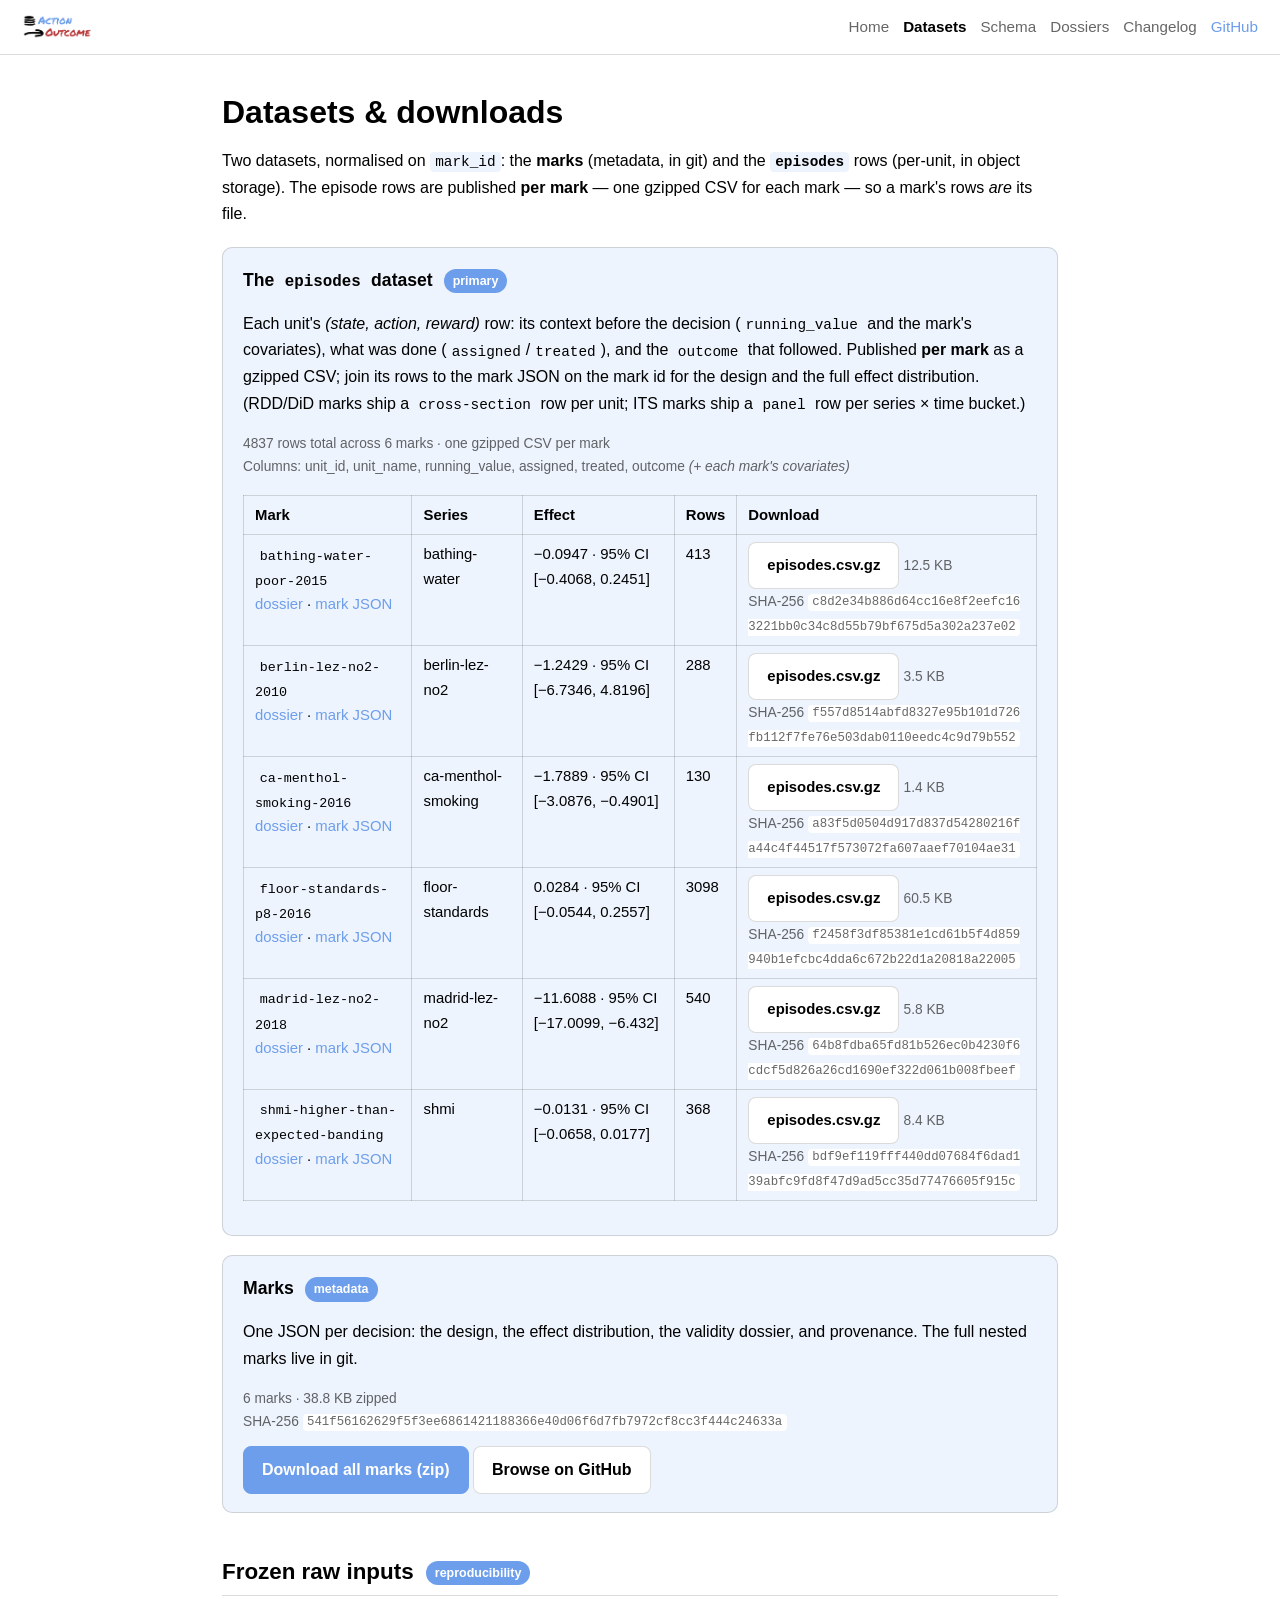
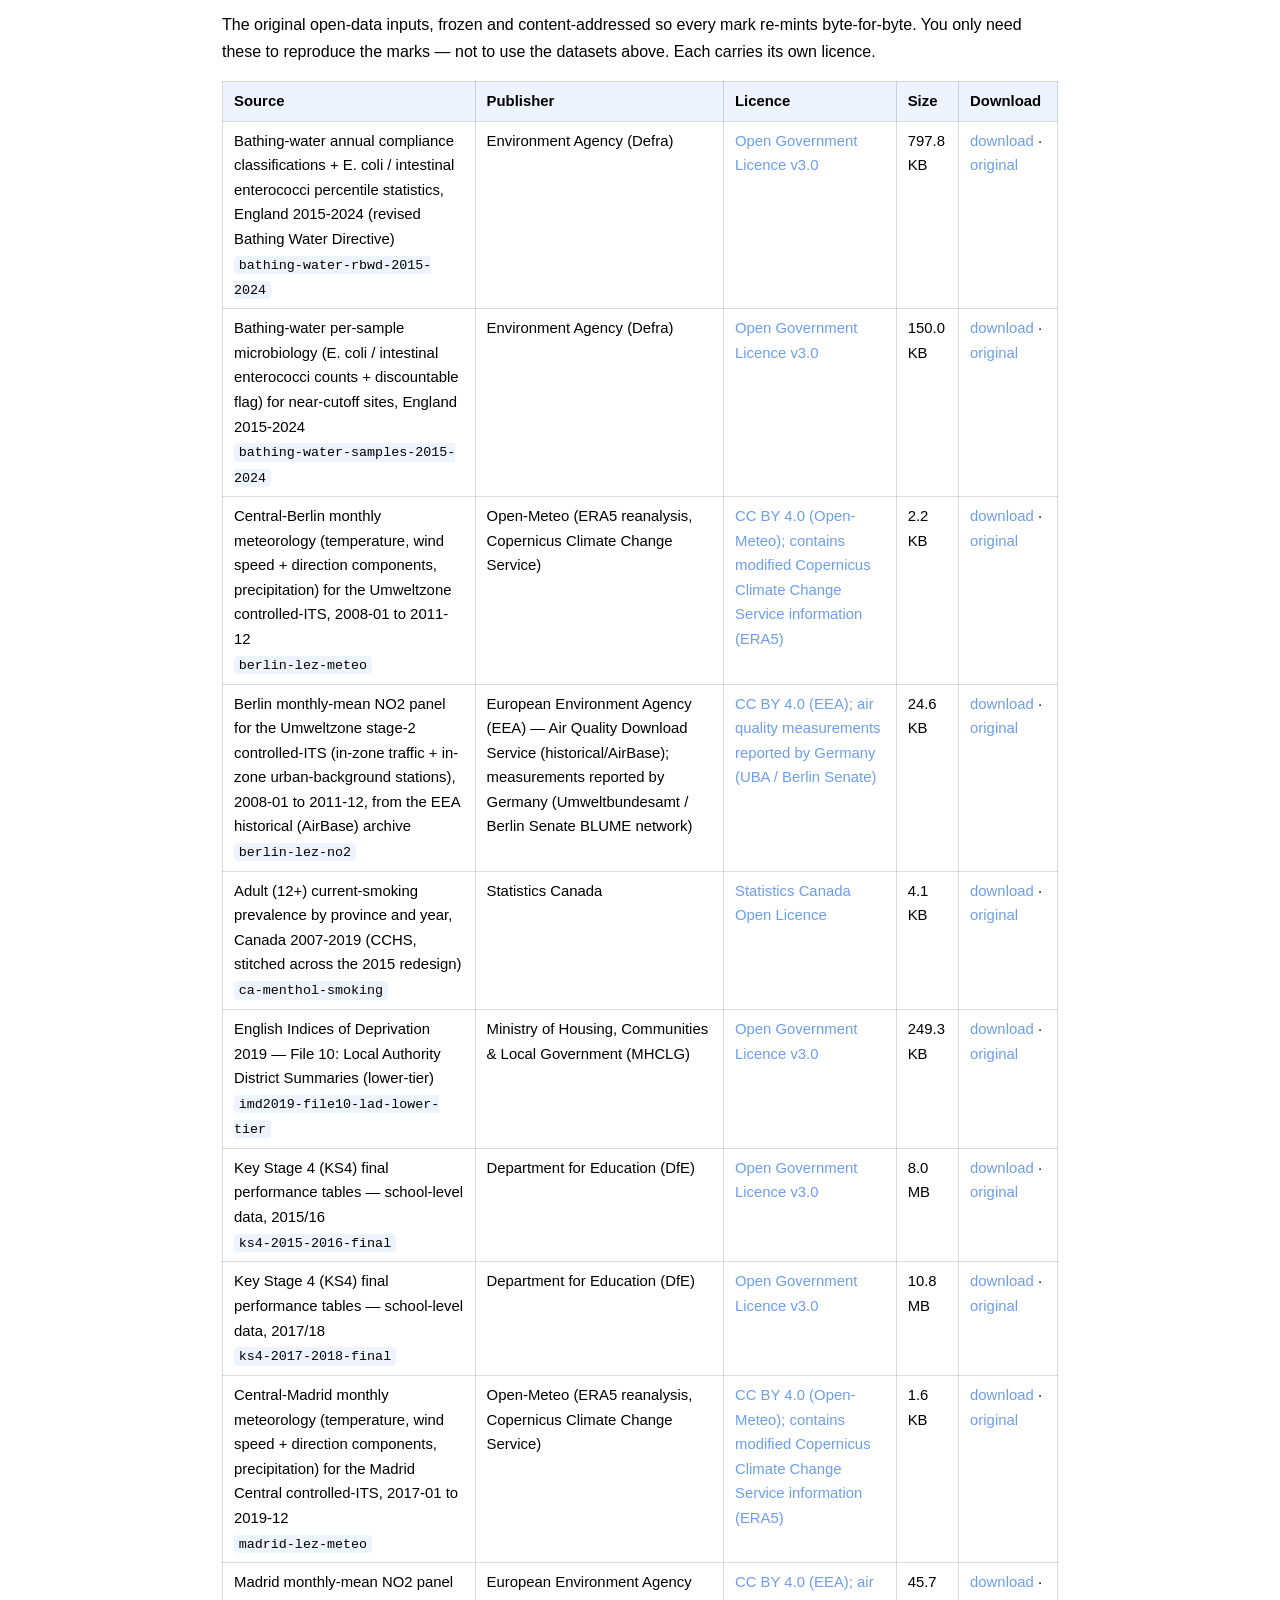
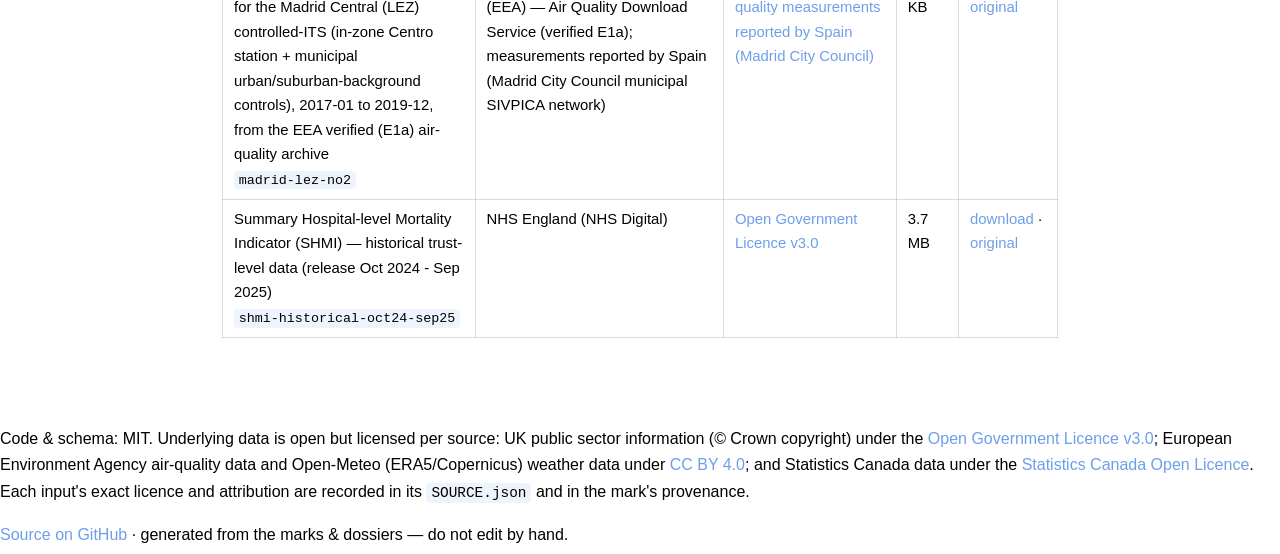
<file: docs/downloads.html>
<!DOCTYPE html>
<html lang="en">
<head>
<meta charset="utf-8">
<meta name="viewport" content="width=device-width, initial-scale=1">
<title>Datasets · openaction2outcome</title>
<link rel="icon" href="assets/logo.png">
<link rel="stylesheet" href="style.css">
</head>
<body>
<header class="site-header">
  <a class="brand" href="index.html">
    <img src="assets/logo.png" alt="" class="brand-logo">
  </a>
  <nav class="site-nav">
    <a href="index.html">Home</a><a href="downloads.html" class="current">Datasets</a><a href="schema.html">Schema</a><a href="dossiers/index.html">Dossiers</a><a href="changelog.html">Changelog</a>
    <a class="ext" href="https://github.com/umbralcalc/openaction2outcome">GitHub</a>
  </nav>
</header>
<main class="content">
<h1>Datasets &amp; downloads</h1>
<p>Two datasets, normalised on <code>mark_id</code>: the <strong>marks</strong> (metadata, in git) and the
   <strong><code>episodes</code></strong> rows (per-unit, in object storage). The episode rows are published
   <strong>per mark</strong> &mdash; one gzipped CSV for each mark &mdash; so a mark's rows <em>are</em> its file.</p>

<div class="download">
  <h3>The <code>episodes</code> dataset <span class="badge">primary</span></h3>
  <p>Each unit's <em>(state, action, reward)</em> row: its context before the decision (<code>running_value</code>
     and the mark's covariates), what was done (<code>assigned</code>/<code>treated</code>), and the <code>outcome</code>
     that followed. Published <strong>per mark</strong> as a gzipped CSV; join its rows to the mark JSON on the mark id
     for the design and the full effect distribution. (RDD/DiD marks ship a <code>cross-section</code> row per unit;
     ITS marks ship a <code>panel</code> row per series &times; time bucket.)</p>
  <p class="meta">4837 rows total across 6 marks · one gzipped CSV per mark<br>
     Columns: unit_id, unit_name, running_value, assigned, treated, outcome <em>(+ each mark's covariates)</em></p>
  <div class="table-wrap">
  <table>
    <thead><tr><th>Mark</th><th>Series</th><th>Effect</th><th>Rows</th><th>Download</th></tr></thead>
    <tbody>
    
      <tr>
        <td><code>bathing-water-poor-2015</code><br><a href="dossiers/bathing-water-poor-2015.html">dossier</a> · <a href="https://github.com/umbralcalc/openaction2outcome/blob/main/marks/bathing-water-poor-2015.json">mark JSON</a></td>
        <td>bathing-water</td>
        <td>−0.0947 · 95% CI [−0.4068, 0.2451]</td>
        <td>413</td>
        <td>
          <a class="btn secondary" href="https://pub-8d0395b8e53947d791b1e20255172cc3.r2.dev/marks/bathing-water-poor-2015/episodes.csv.gz">episodes.csv.gz</a> <span class="meta">12.5 KB</span>
          <br><span class="meta">SHA-256 <code>c8d2e34b886d64cc16e8f2eefc163221bb0c34c8d55b79bf675d5a302a237e02</code></span>
        </td>
      </tr>
    
      <tr>
        <td><code>berlin-lez-no2-2010</code><br><a href="dossiers/berlin-lez-no2-2010.html">dossier</a> · <a href="https://github.com/umbralcalc/openaction2outcome/blob/main/marks/berlin-lez-no2-2010.json">mark JSON</a></td>
        <td>berlin-lez-no2</td>
        <td>−1.2429 · 95% CI [−6.7346, 4.8196]</td>
        <td>288</td>
        <td>
          <a class="btn secondary" href="https://pub-8d0395b8e53947d791b1e20255172cc3.r2.dev/marks/berlin-lez-no2-2010/episodes.csv.gz">episodes.csv.gz</a> <span class="meta">3.5 KB</span>
          <br><span class="meta">SHA-256 <code>f557d8514abfd8327e95b101d726fb112f7fe76e503dab0110eedc4c9d79b552</code></span>
        </td>
      </tr>
    
      <tr>
        <td><code>ca-menthol-smoking-2016</code><br><a href="dossiers/ca-menthol-smoking-2016.html">dossier</a> · <a href="https://github.com/umbralcalc/openaction2outcome/blob/main/marks/ca-menthol-smoking-2016.json">mark JSON</a></td>
        <td>ca-menthol-smoking</td>
        <td>−1.7889 · 95% CI [−3.0876, −0.4901]</td>
        <td>130</td>
        <td>
          <a class="btn secondary" href="https://pub-8d0395b8e53947d791b1e20255172cc3.r2.dev/marks/ca-menthol-smoking-2016/episodes.csv.gz">episodes.csv.gz</a> <span class="meta">1.4 KB</span>
          <br><span class="meta">SHA-256 <code>a83f5d0504d917d837d54280216fa44c4f44517f573072fa607aaef70104ae31</code></span>
        </td>
      </tr>
    
      <tr>
        <td><code>floor-standards-p8-2016</code><br><a href="dossiers/floor-standards-p8-2016.html">dossier</a> · <a href="https://github.com/umbralcalc/openaction2outcome/blob/main/marks/floor-standards-p8-2016.json">mark JSON</a></td>
        <td>floor-standards</td>
        <td>0.0284 · 95% CI [−0.0544, 0.2557]</td>
        <td>3098</td>
        <td>
          <a class="btn secondary" href="https://pub-8d0395b8e53947d791b1e20255172cc3.r2.dev/marks/floor-standards-p8-2016/episodes.csv.gz">episodes.csv.gz</a> <span class="meta">60.5 KB</span>
          <br><span class="meta">SHA-256 <code>f2458f3df85381e1cd61b5f4d859940b1efcbc4dda6c672b22d1a20818a22005</code></span>
        </td>
      </tr>
    
      <tr>
        <td><code>madrid-lez-no2-2018</code><br><a href="dossiers/madrid-lez-no2-2018.html">dossier</a> · <a href="https://github.com/umbralcalc/openaction2outcome/blob/main/marks/madrid-lez-no2-2018.json">mark JSON</a></td>
        <td>madrid-lez-no2</td>
        <td>−11.6088 · 95% CI [−17.0099, −6.432]</td>
        <td>540</td>
        <td>
          <a class="btn secondary" href="https://pub-8d0395b8e53947d791b1e20255172cc3.r2.dev/marks/madrid-lez-no2-2018/episodes.csv.gz">episodes.csv.gz</a> <span class="meta">5.8 KB</span>
          <br><span class="meta">SHA-256 <code>64b8fdba65fd81b526ec0b4230f6cdcf5d826a26cd1690ef322d061b008fbeef</code></span>
        </td>
      </tr>
    
      <tr>
        <td><code>shmi-higher-than-expected-banding</code><br><a href="dossiers/shmi-higher-than-expected-banding.html">dossier</a> · <a href="https://github.com/umbralcalc/openaction2outcome/blob/main/marks/shmi-higher-than-expected-banding.json">mark JSON</a></td>
        <td>shmi</td>
        <td>−0.0131 · 95% CI [−0.0658, 0.0177]</td>
        <td>368</td>
        <td>
          <a class="btn secondary" href="https://pub-8d0395b8e53947d791b1e20255172cc3.r2.dev/marks/shmi-higher-than-expected-banding/episodes.csv.gz">episodes.csv.gz</a> <span class="meta">8.4 KB</span>
          <br><span class="meta">SHA-256 <code>bdf9ef119fff440dd07684f6dad139abfc9fd8f47d9ad5cc35d77476605f915c</code></span>
        </td>
      </tr>
    
    </tbody>
  </table>
  </div>
</div>

<div class="download">
  <h3>Marks <span class="badge">metadata</span></h3>
  <p>One JSON per decision: the design, the effect distribution, the validity dossier, and provenance.
     The full nested marks live in git.</p>
  <p class="meta">6 marks · 38.8 KB zipped<br>
     SHA-256 <code>541f56162629f5f3ee6861421188366e40d06f6d7fb7972cf8cc3f444c24633a</code></p>
  <div class="actions">
    <a class="btn" href="downloads/marks.zip">Download all marks (zip)</a>
    <a class="btn secondary" href="https://github.com/umbralcalc/openaction2outcome/tree/main/marks">Browse on GitHub</a>
  </div>
</div>

<h2>Frozen raw inputs <span class="badge">reproducibility</span></h2>
<p>The original open-data inputs, frozen and content-addressed so every mark re-mints byte-for-byte. You only need
   these to reproduce the marks &mdash; not to use the datasets above. Each carries its own licence.</p>
<div class="table-wrap">
<table>
  <thead><tr><th>Source</th><th>Publisher</th><th>Licence</th><th>Size</th><th>Download</th></tr></thead>
  <tbody>
  
    <tr>
      <td>Bathing-water annual compliance classifications &#43; E. coli / intestinal enterococci percentile statistics, England 2015-2024 (revised Bathing Water Directive)<br><code>bathing-water-rbwd-2015-2024</code></td>
      <td>Environment Agency (Defra)</td>
      <td><a href="https://www.nationalarchives.gov.uk/doc/open-government-licence/version/3/">Open Government Licence v3.0</a></td>
      <td>797.8 KB</td>
      <td><a href="https://pub-8d0395b8e53947d791b1e20255172cc3.r2.dev/raw/bathing-water-rbwd-2015-2024/bathing_water_compliance.csv">download</a> · <a href="https://environment.data.gov.uk/data/bathing-water-quality/">original</a></td>
    </tr>
  
    <tr>
      <td>Bathing-water per-sample microbiology (E. coli / intestinal enterococci counts &#43; discountable flag) for near-cutoff sites, England 2015-2024<br><code>bathing-water-samples-2015-2024</code></td>
      <td>Environment Agency (Defra)</td>
      <td><a href="https://www.nationalarchives.gov.uk/doc/open-government-licence/version/3/">Open Government Licence v3.0</a></td>
      <td>150.0 KB</td>
      <td><a href="https://pub-8d0395b8e53947d791b1e20255172cc3.r2.dev/raw/bathing-water-samples-2015-2024/bathing_water_samples.csv">download</a> · <a href="https://environment.data.gov.uk/data/bathing-water-quality/">original</a></td>
    </tr>
  
    <tr>
      <td>Central-Berlin monthly meteorology (temperature, wind speed &#43; direction components, precipitation) for the Umweltzone controlled-ITS, 2008-01 to 2011-12<br><code>berlin-lez-meteo</code></td>
      <td>Open-Meteo (ERA5 reanalysis, Copernicus Climate Change Service)</td>
      <td><a href="https://open-meteo.com/en/license">CC BY 4.0 (Open-Meteo); contains modified Copernicus Climate Change Service information (ERA5)</a></td>
      <td>2.2 KB</td>
      <td><a href="https://pub-8d0395b8e53947d791b1e20255172cc3.r2.dev/raw/berlin-lez-meteo/berlin_meteo_monthly.csv">download</a> · <a href="https://archive-api.open-meteo.com/v1/archive">original</a></td>
    </tr>
  
    <tr>
      <td>Berlin monthly-mean NO2 panel for the Umweltzone stage-2 controlled-ITS (in-zone traffic &#43; in-zone urban-background stations), 2008-01 to 2011-12, from the EEA historical (AirBase) archive<br><code>berlin-lez-no2</code></td>
      <td>European Environment Agency (EEA) — Air Quality Download Service (historical/AirBase); measurements reported by Germany (Umweltbundesamt / Berlin Senate BLUME network)</td>
      <td><a href="https://www.eea.europa.eu/legal/copyright">CC BY 4.0 (EEA); air quality measurements reported by Germany (UBA / Berlin Senate)</a></td>
      <td>24.6 KB</td>
      <td><a href="https://pub-8d0395b8e53947d791b1e20255172cc3.r2.dev/raw/berlin-lez-no2/berlin_no2_monthly.csv">download</a> · <a href="https://eeadmz1-downloads-api-appservice.azurewebsites.net/ParquetFile/urls">original</a></td>
    </tr>
  
    <tr>
      <td>Adult (12&#43;) current-smoking prevalence by province and year, Canada 2007-2019 (CCHS, stitched across the 2015 redesign)<br><code>ca-menthol-smoking</code></td>
      <td>Statistics Canada</td>
      <td><a href="https://www.statcan.gc.ca/en/reference/licence">Statistics Canada Open Licence</a></td>
      <td>4.1 KB</td>
      <td><a href="https://pub-8d0395b8e53947d791b1e20255172cc3.r2.dev/raw/ca-menthol-smoking/statcan_smoking_panel.csv">download</a> · <a href="https://www150.statcan.gc.ca/n1/tbl/csv/13100096-eng.zip">original</a></td>
    </tr>
  
    <tr>
      <td>English Indices of Deprivation 2019 — File 10: Local Authority District Summaries (lower-tier)<br><code>imd2019-file10-lad-lower-tier</code></td>
      <td>Ministry of Housing, Communities &amp; Local Government (MHCLG)</td>
      <td><a href="https://www.nationalarchives.gov.uk/doc/open-government-licence/version/3/">Open Government Licence v3.0</a></td>
      <td>249.3 KB</td>
      <td><a href="https://pub-8d0395b8e53947d791b1e20255172cc3.r2.dev/raw/imd2019-file10-lad-lower-tier/File_10_IoD2019_LAD_Summaries_lower_tier.xlsx">download</a> · <a href="https://assets.publishing.service.gov.uk/media/5d8b3cfbe5274a08be69aa91/File_10_-_IoD2019_Local_Authority_District_Summaries__lower-tier__.xlsx">original</a></td>
    </tr>
  
    <tr>
      <td>Key Stage 4 (KS4) final performance tables — school-level data, 2015/16<br><code>ks4-2015-2016-final</code></td>
      <td>Department for Education (DfE)</td>
      <td><a href="https://www.nationalarchives.gov.uk/doc/open-government-licence/version/3/">Open Government Licence v3.0</a></td>
      <td>8.0 MB</td>
      <td><a href="https://pub-8d0395b8e53947d791b1e20255172cc3.r2.dev/raw/ks4-2015-2016-final/england_ks4final_2015-2016.csv">download</a> · <a href="https://www.compare-school-performance.service.gov.uk/download-data?download=true&amp;regions=0&amp;filters=KS4&amp;fileformat=csv&amp;year=2015-2016">original</a></td>
    </tr>
  
    <tr>
      <td>Key Stage 4 (KS4) final performance tables — school-level data, 2017/18<br><code>ks4-2017-2018-final</code></td>
      <td>Department for Education (DfE)</td>
      <td><a href="https://www.nationalarchives.gov.uk/doc/open-government-licence/version/3/">Open Government Licence v3.0</a></td>
      <td>10.8 MB</td>
      <td><a href="https://pub-8d0395b8e53947d791b1e20255172cc3.r2.dev/raw/ks4-2017-2018-final/england_ks4final_2017-2018.csv">download</a> · <a href="https://www.compare-school-performance.service.gov.uk/download-data?download=true&amp;regions=0&amp;filters=KS4&amp;fileformat=csv&amp;year=2017-2018">original</a></td>
    </tr>
  
    <tr>
      <td>Central-Madrid monthly meteorology (temperature, wind speed &#43; direction components, precipitation) for the Madrid Central controlled-ITS, 2017-01 to 2019-12<br><code>madrid-lez-meteo</code></td>
      <td>Open-Meteo (ERA5 reanalysis, Copernicus Climate Change Service)</td>
      <td><a href="https://open-meteo.com/en/license">CC BY 4.0 (Open-Meteo); contains modified Copernicus Climate Change Service information (ERA5)</a></td>
      <td>1.6 KB</td>
      <td><a href="https://pub-8d0395b8e53947d791b1e20255172cc3.r2.dev/raw/madrid-lez-meteo/madrid_meteo_monthly.csv">download</a> · <a href="https://archive-api.open-meteo.com/v1/archive">original</a></td>
    </tr>
  
    <tr>
      <td>Madrid monthly-mean NO2 panel for the Madrid Central (LEZ) controlled-ITS (in-zone Centro station &#43; municipal urban/suburban-background controls), 2017-01 to 2019-12, from the EEA verified (E1a) air-quality archive<br><code>madrid-lez-no2</code></td>
      <td>European Environment Agency (EEA) — Air Quality Download Service (verified E1a); measurements reported by Spain (Madrid City Council municipal SIVPICA network)</td>
      <td><a href="https://www.eea.europa.eu/legal/copyright">CC BY 4.0 (EEA); air quality measurements reported by Spain (Madrid City Council)</a></td>
      <td>45.7 KB</td>
      <td><a href="https://pub-8d0395b8e53947d791b1e20255172cc3.r2.dev/raw/madrid-lez-no2/madrid_no2_monthly.csv">download</a> · <a href="https://eeadmz1-downloads-api-appservice.azurewebsites.net/ParquetFile/urls">original</a></td>
    </tr>
  
    <tr>
      <td>Summary Hospital-level Mortality Indicator (SHMI) — historical trust-level data (release Oct 2024 - Sep 2025)<br><code>shmi-historical-oct24-sep25</code></td>
      <td>NHS England (NHS Digital)</td>
      <td><a href="https://www.nationalarchives.gov.uk/doc/open-government-licence/version/3/">Open Government Licence v3.0</a></td>
      <td>3.7 MB</td>
      <td><a href="https://pub-8d0395b8e53947d791b1e20255172cc3.r2.dev/raw/shmi-historical-oct24-sep25/SHMI_data_Oct24-Sep25.zip">download</a> · <a href="https://files.digital.nhs.uk/9E/F90BCF/SHMI%20data%2C%20Oct24-Sep25.zip">original</a></td>
    </tr>
  
  </tbody>
</table>
</div>

</main>
<footer class="site-footer">
  <p>Code &amp; schema: MIT. Underlying data is open but licensed per source: UK public sector
     information (© Crown copyright) under the
     <a href="https://www.nationalarchives.gov.uk/doc/open-government-licence/version/3/">Open Government Licence v3.0</a>;
     European Environment Agency air-quality data and Open-Meteo (ERA5/Copernicus) weather data under
     <a href="https://creativecommons.org/licenses/by/4.0/">CC BY 4.0</a>; and Statistics Canada data
     under the <a href="https://www.statcan.gc.ca/en/reference/licence">Statistics Canada Open Licence</a>.
     Each input's exact licence and attribution are recorded in its <code>SOURCE.json</code> and in the
     mark's provenance.</p>
  <p><a href="https://github.com/umbralcalc/openaction2outcome">Source on GitHub</a> · generated from the marks &amp; dossiers — do not edit by hand.</p>
</footer>
</body>
</html>
</file>
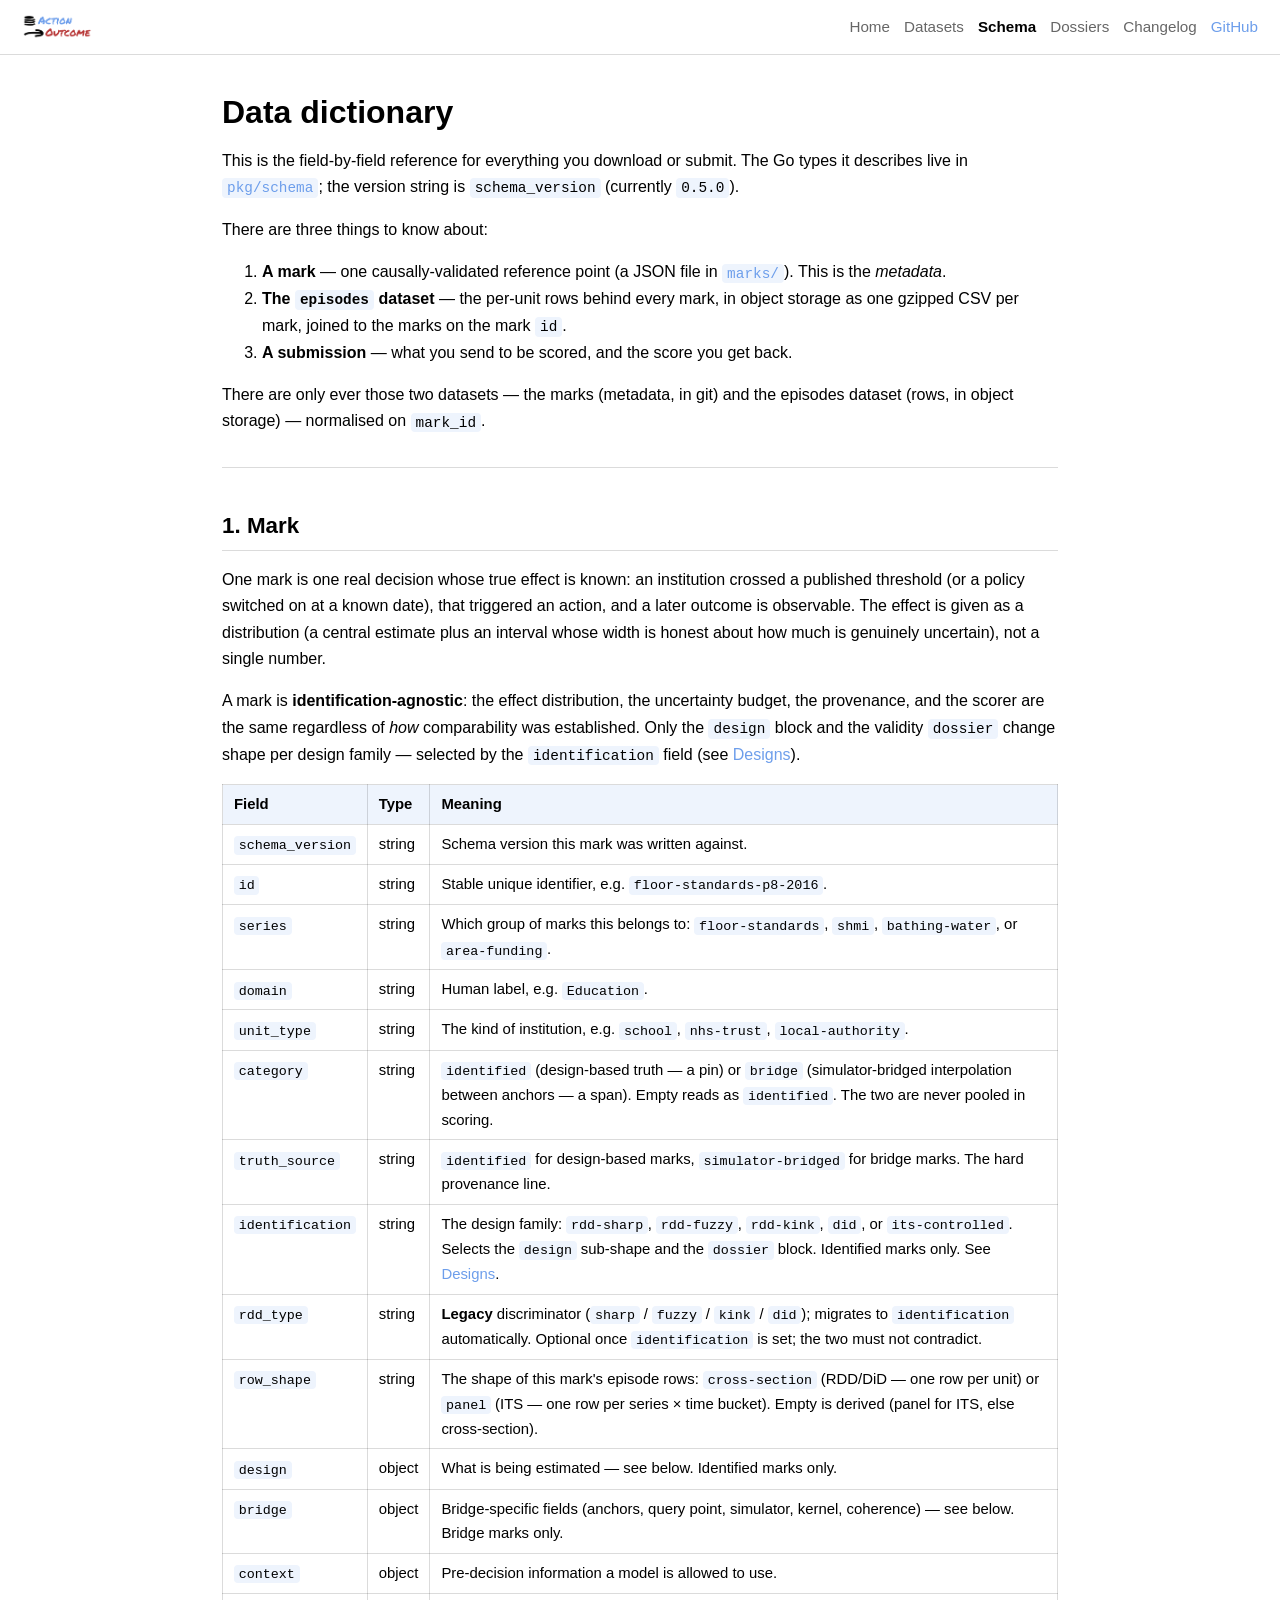
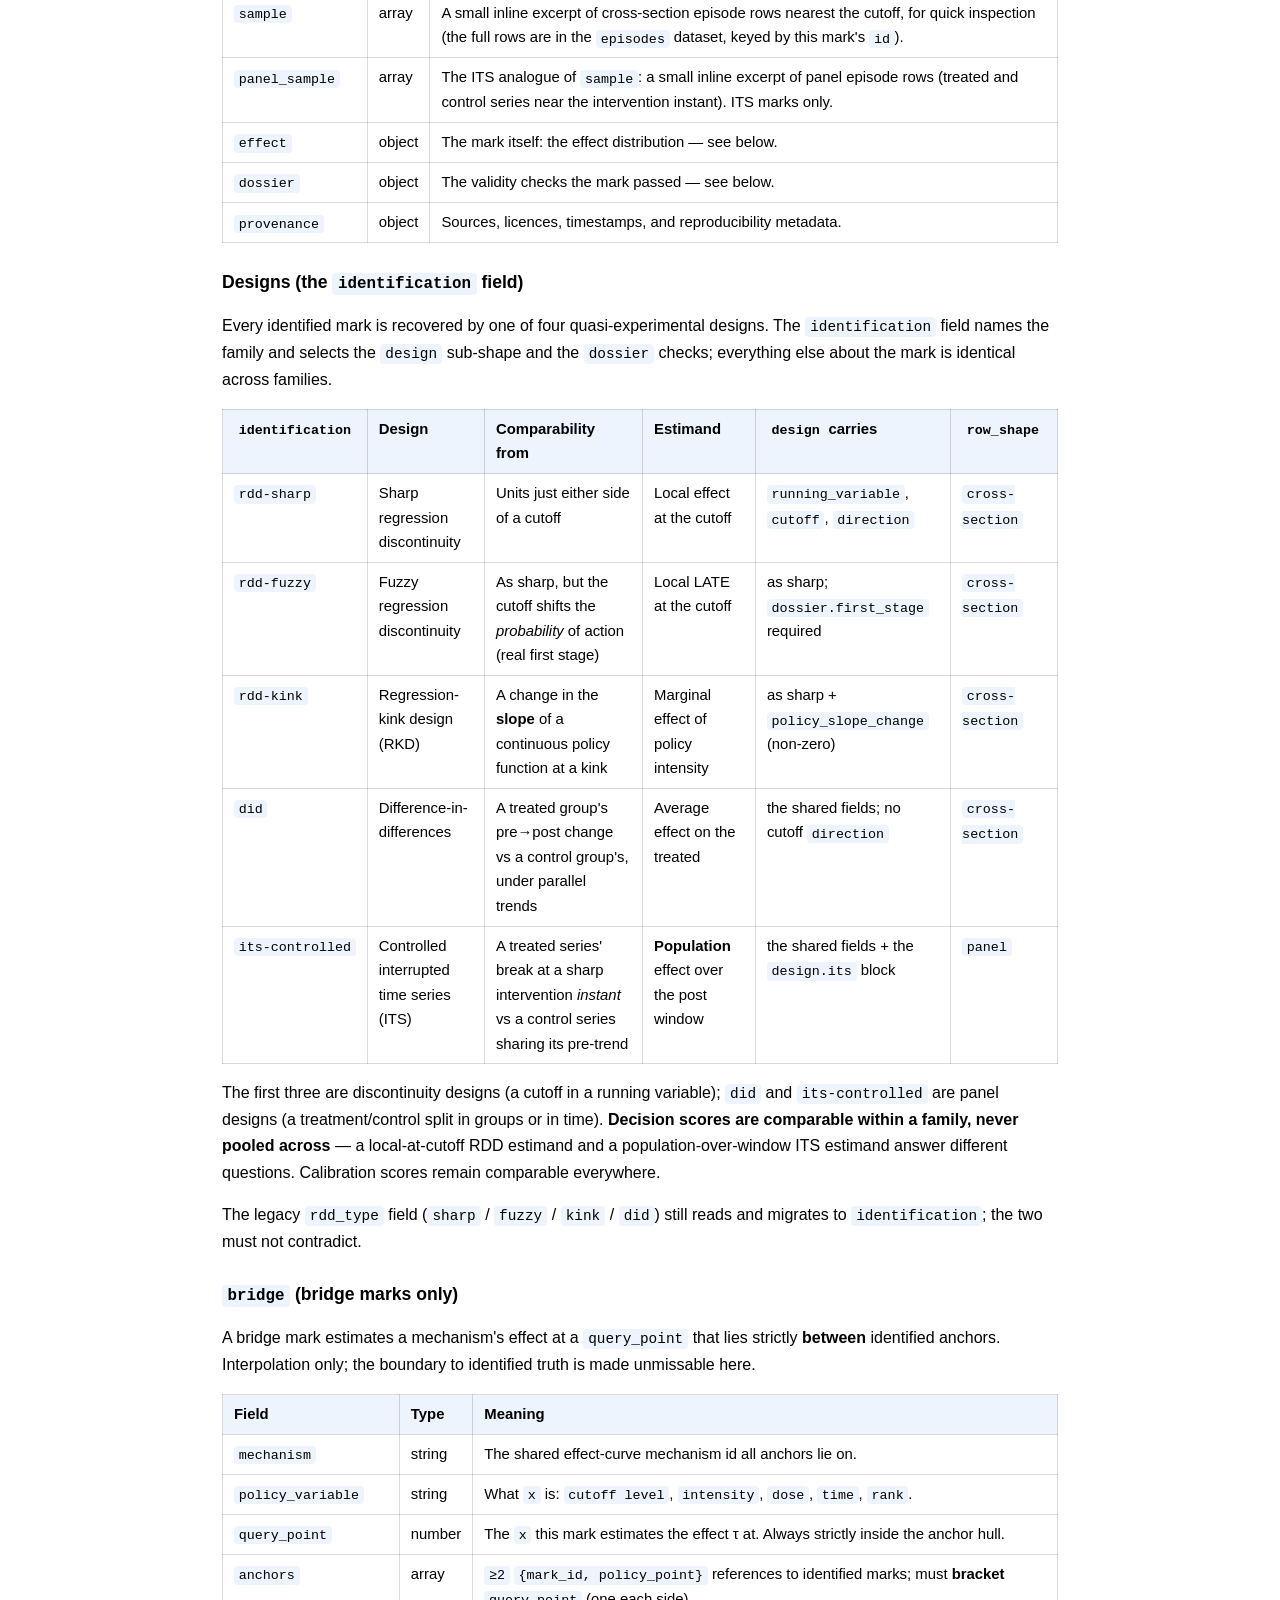
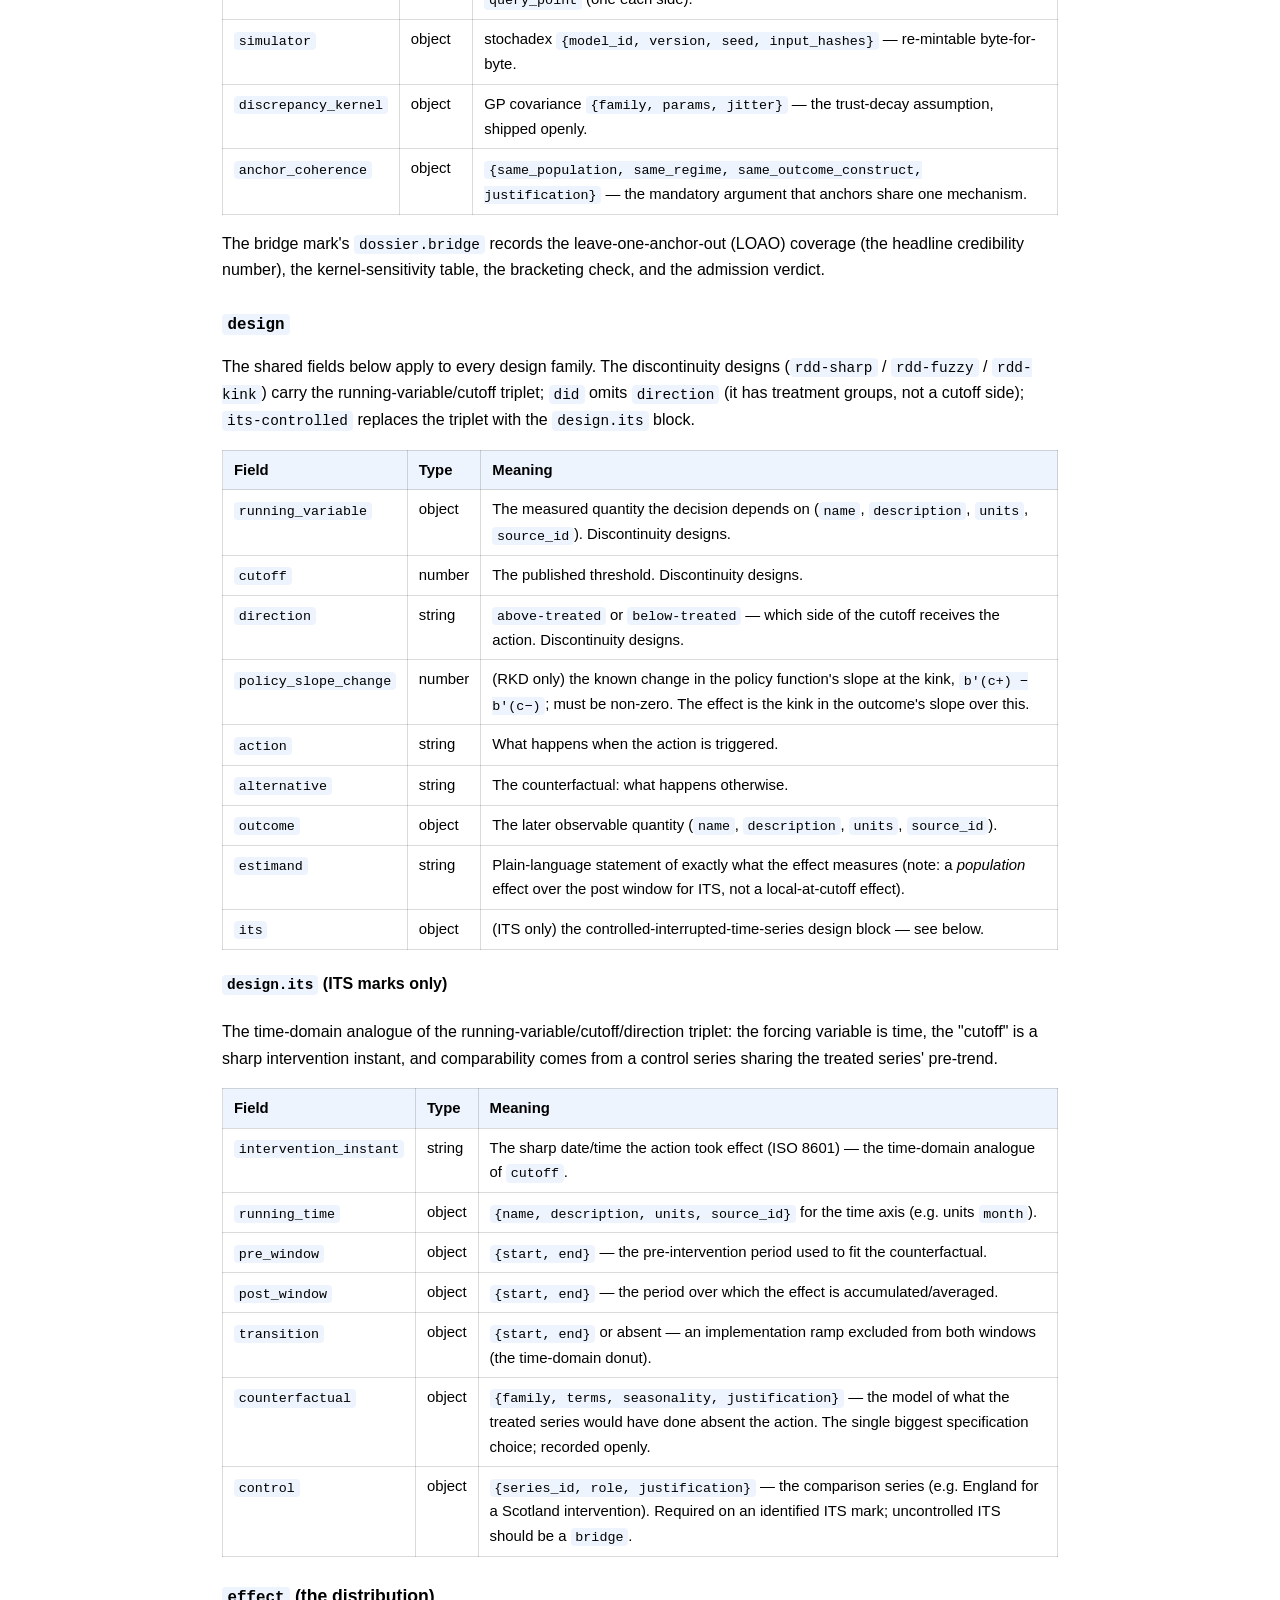
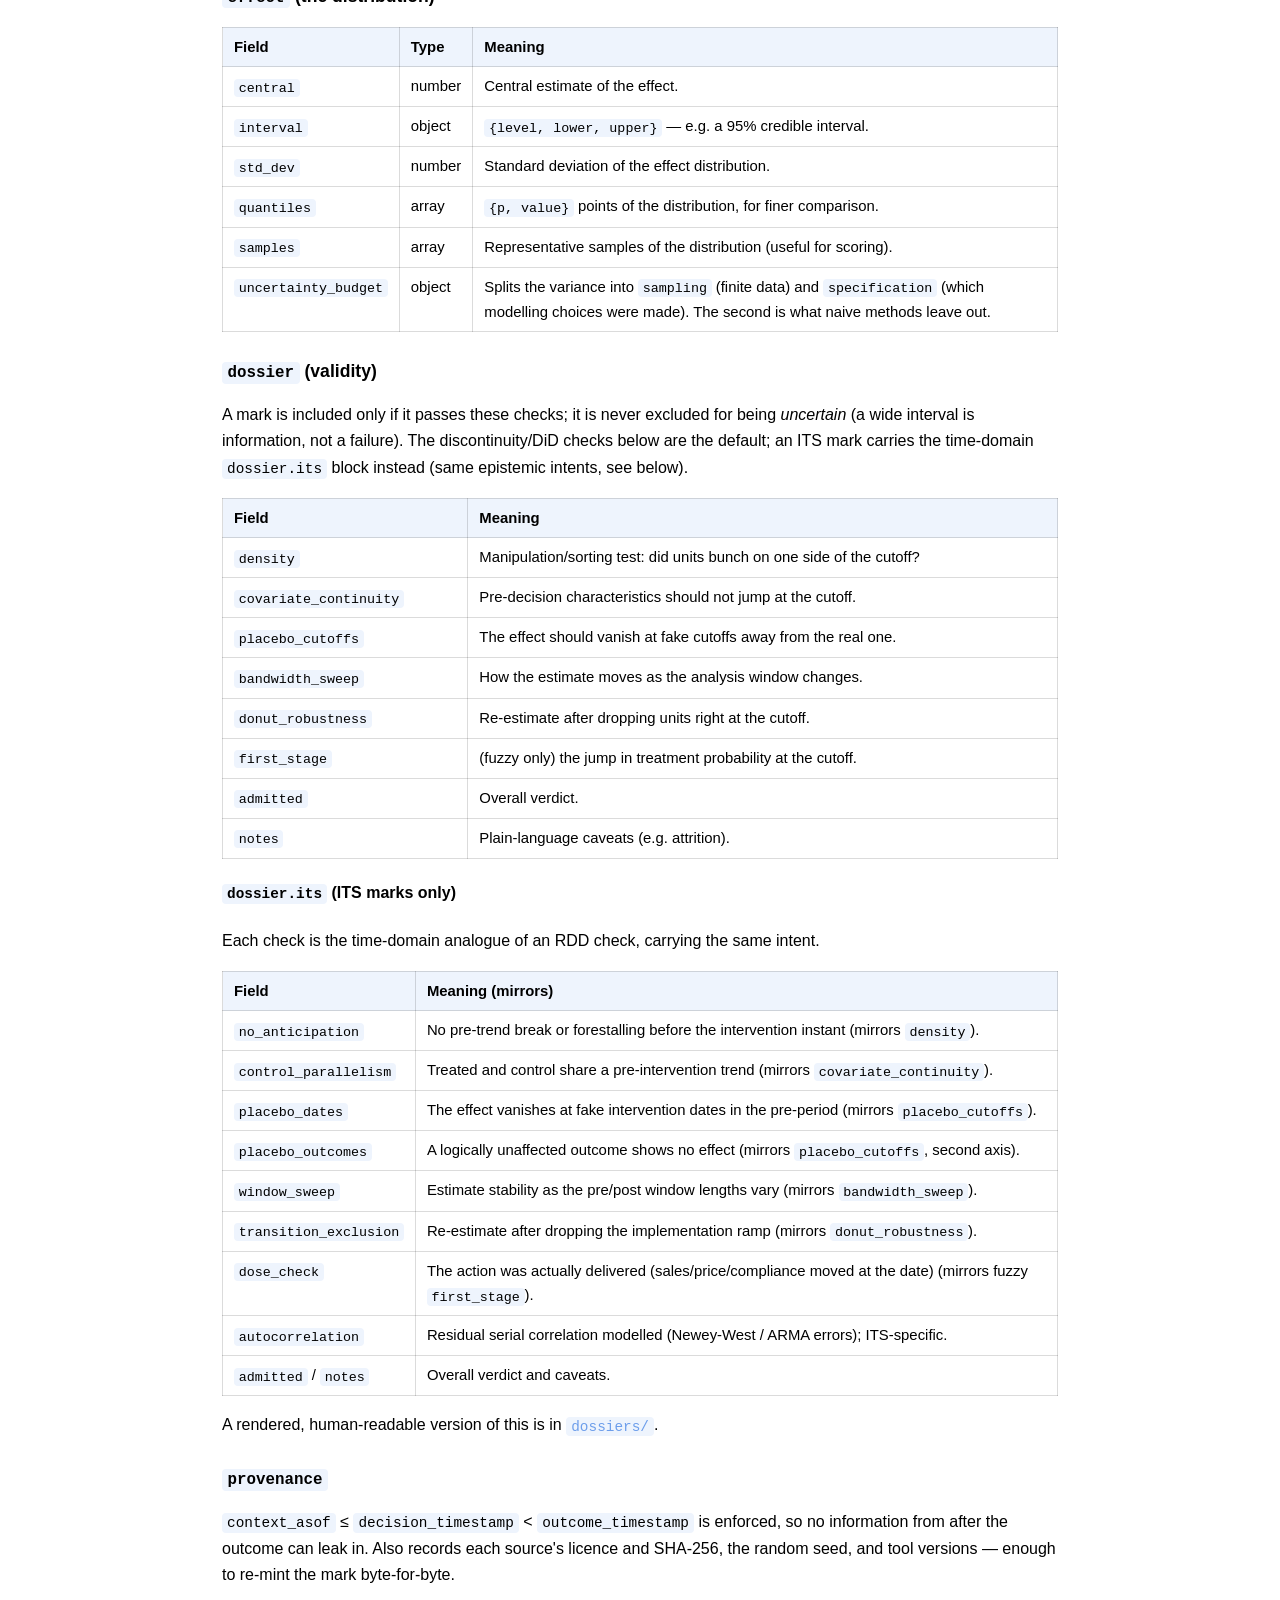
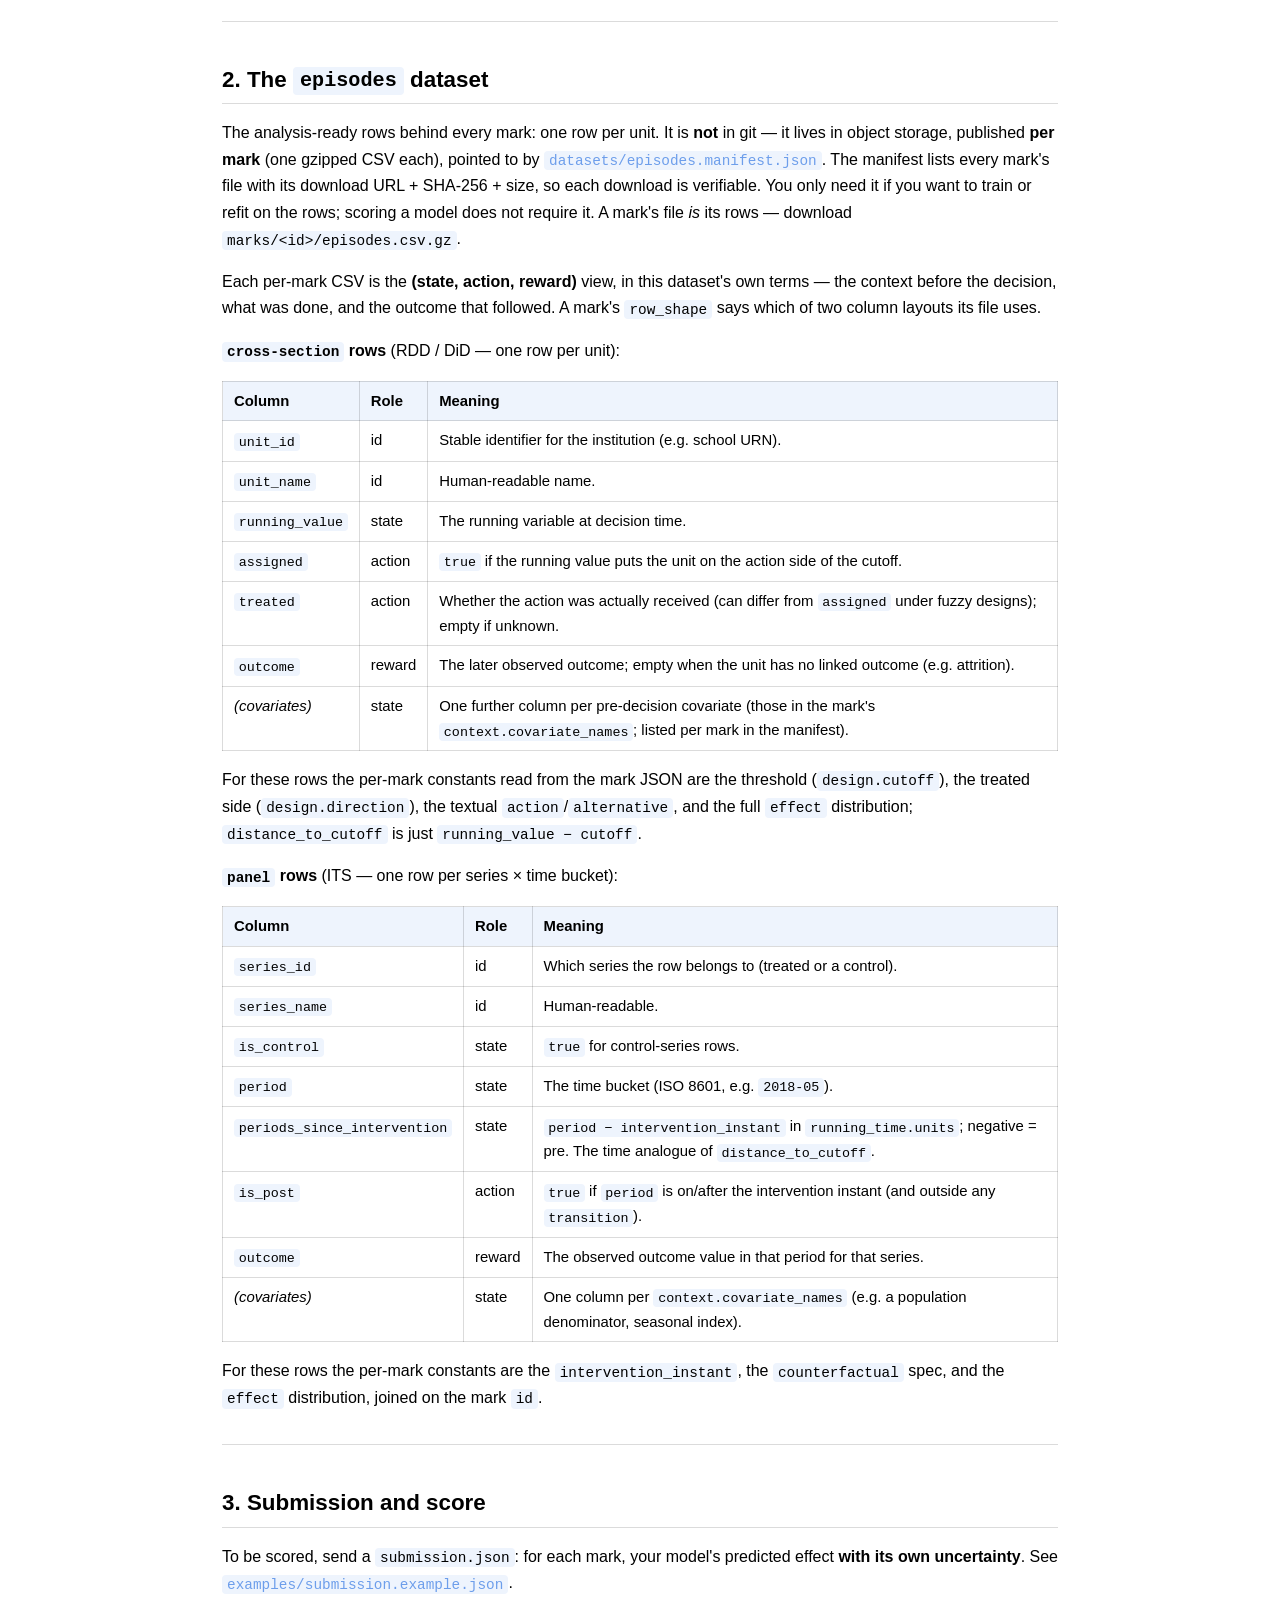
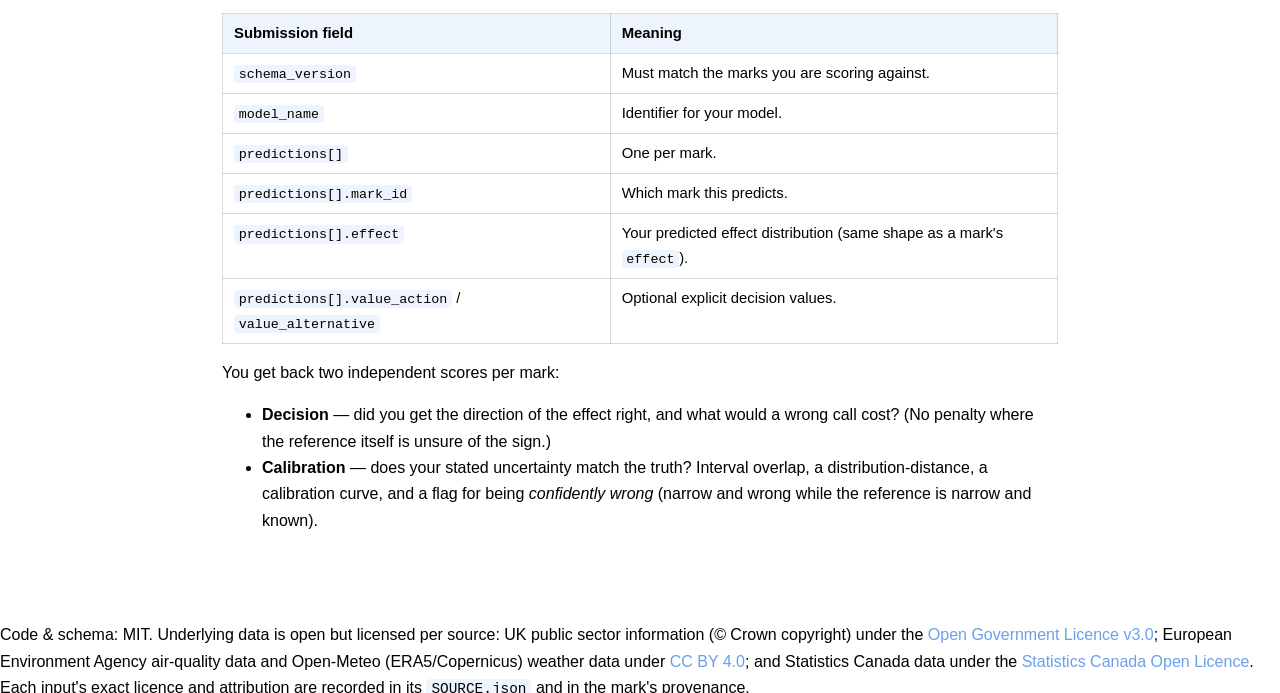
<file: docs/schema.html>
<!DOCTYPE html>
<html lang="en">
<head>
<meta charset="utf-8">
<meta name="viewport" content="width=device-width, initial-scale=1">
<title>Schema · openaction2outcome</title>
<link rel="icon" href="assets/logo.png">
<link rel="stylesheet" href="style.css">
</head>
<body>
<header class="site-header">
  <a class="brand" href="index.html">
    <img src="assets/logo.png" alt="" class="brand-logo">
  </a>
  <nav class="site-nav">
    <a href="index.html">Home</a><a href="downloads.html">Datasets</a><a href="schema.html" class="current">Schema</a><a href="dossiers/index.html">Dossiers</a><a href="changelog.html">Changelog</a>
    <a class="ext" href="https://github.com/umbralcalc/openaction2outcome">GitHub</a>
  </nav>
</header>
<main class="content">
<h1 id="data-dictionary">Data dictionary</h1>
<p>This is the field-by-field reference for everything you download or submit. The
Go types it describes live in <a href="https://github.com/umbralcalc/openaction2outcome/blob/main/pkg/schema"><code>pkg/schema</code></a>; the version string is
<code>schema_version</code> (currently <code>0.5.0</code>).</p>
<p>There are three things to know about:</p>
<ol>
<li><strong>A mark</strong> — one causally-validated reference point (a JSON file in <a href="https://github.com/umbralcalc/openaction2outcome/blob/main/marks"><code>marks/</code></a>). This is the <em>metadata</em>.</li>
<li><strong>The <code>episodes</code> dataset</strong> — the per-unit rows behind every mark, in object storage as one gzipped CSV per mark, joined to the marks on the mark <code>id</code>.</li>
<li><strong>A submission</strong> — what you send to be scored, and the score you get back.</li>
</ol>
<p>There are only ever those two datasets — the marks (metadata, in git) and the
episodes dataset (rows, in object storage) — normalised on <code>mark_id</code>.</p>
<hr>
<h2 id="1-mark">1. Mark</h2>
<p>One mark is one real decision whose true effect is known: an institution crossed a
published threshold (or a policy switched on at a known date), that triggered an
action, and a later outcome is observable. The effect is given as a distribution (a
central estimate plus an interval whose width is honest about how much is genuinely
uncertain), not a single number.</p>
<p>A mark is <strong>identification-agnostic</strong>: the effect distribution, the uncertainty
budget, the provenance, and the scorer are the same regardless of <em>how</em>
comparability was established. Only the <code>design</code> block and the validity <code>dossier</code>
change shape per design family — selected by the <code>identification</code> field (see
<a href="#designs-the-identification-field">Designs</a>).</p>
<div class="table-wrap"><table>
<thead>
<tr>
<th>Field</th>
<th>Type</th>
<th>Meaning</th>
</tr>
</thead>
<tbody>
<tr>
<td><code>schema_version</code></td>
<td>string</td>
<td>Schema version this mark was written against.</td>
</tr>
<tr>
<td><code>id</code></td>
<td>string</td>
<td>Stable unique identifier, e.g. <code>floor-standards-p8-2016</code>.</td>
</tr>
<tr>
<td><code>series</code></td>
<td>string</td>
<td>Which group of marks this belongs to: <code>floor-standards</code>, <code>shmi</code>, <code>bathing-water</code>, or <code>area-funding</code>.</td>
</tr>
<tr>
<td><code>domain</code></td>
<td>string</td>
<td>Human label, e.g. <code>Education</code>.</td>
</tr>
<tr>
<td><code>unit_type</code></td>
<td>string</td>
<td>The kind of institution, e.g. <code>school</code>, <code>nhs-trust</code>, <code>local-authority</code>.</td>
</tr>
<tr>
<td><code>category</code></td>
<td>string</td>
<td><code>identified</code> (design-based truth — a pin) or <code>bridge</code> (simulator-bridged interpolation between anchors — a span). Empty reads as <code>identified</code>. The two are never pooled in scoring.</td>
</tr>
<tr>
<td><code>truth_source</code></td>
<td>string</td>
<td><code>identified</code> for design-based marks, <code>simulator-bridged</code> for bridge marks. The hard provenance line.</td>
</tr>
<tr>
<td><code>identification</code></td>
<td>string</td>
<td>The design family: <code>rdd-sharp</code>, <code>rdd-fuzzy</code>, <code>rdd-kink</code>, <code>did</code>, or <code>its-controlled</code>. Selects the <code>design</code> sub-shape and the <code>dossier</code> block. Identified marks only. See <a href="#designs-the-identification-field">Designs</a>.</td>
</tr>
<tr>
<td><code>rdd_type</code></td>
<td>string</td>
<td><strong>Legacy</strong> discriminator (<code>sharp</code> / <code>fuzzy</code> / <code>kink</code> / <code>did</code>); migrates to <code>identification</code> automatically. Optional once <code>identification</code> is set; the two must not contradict.</td>
</tr>
<tr>
<td><code>row_shape</code></td>
<td>string</td>
<td>The shape of this mark's episode rows: <code>cross-section</code> (RDD/DiD — one row per unit) or <code>panel</code> (ITS — one row per series × time bucket). Empty is derived (panel for ITS, else cross-section).</td>
</tr>
<tr>
<td><code>design</code></td>
<td>object</td>
<td>What is being estimated — see below. Identified marks only.</td>
</tr>
<tr>
<td><code>bridge</code></td>
<td>object</td>
<td>Bridge-specific fields (anchors, query point, simulator, kernel, coherence) — see below. Bridge marks only.</td>
</tr>
<tr>
<td><code>context</code></td>
<td>object</td>
<td>Pre-decision information a model is allowed to use.</td>
</tr>
<tr>
<td><code>sample</code></td>
<td>array</td>
<td>A small inline excerpt of cross-section episode rows nearest the cutoff, for quick inspection (the full rows are in the <code>episodes</code> dataset, keyed by this mark's <code>id</code>).</td>
</tr>
<tr>
<td><code>panel_sample</code></td>
<td>array</td>
<td>The ITS analogue of <code>sample</code>: a small inline excerpt of panel episode rows (treated and control series near the intervention instant). ITS marks only.</td>
</tr>
<tr>
<td><code>effect</code></td>
<td>object</td>
<td>The mark itself: the effect distribution — see below.</td>
</tr>
<tr>
<td><code>dossier</code></td>
<td>object</td>
<td>The validity checks the mark passed — see below.</td>
</tr>
<tr>
<td><code>provenance</code></td>
<td>object</td>
<td>Sources, licences, timestamps, and reproducibility metadata.</td>
</tr>
</tbody>
</table></div>
<h3 id="designs-the-identification-field">Designs (the <code>identification</code> field)</h3>
<p>Every identified mark is recovered by one of four quasi-experimental designs. The
<code>identification</code> field names the family and selects the <code>design</code> sub-shape and the
<code>dossier</code> checks; everything else about the mark is identical across families.</p>
<div class="table-wrap"><table>
<thead>
<tr>
<th><code>identification</code></th>
<th>Design</th>
<th>Comparability from</th>
<th>Estimand</th>
<th><code>design</code> carries</th>
<th><code>row_shape</code></th>
</tr>
</thead>
<tbody>
<tr>
<td><code>rdd-sharp</code></td>
<td>Sharp regression discontinuity</td>
<td>Units just either side of a cutoff</td>
<td>Local effect at the cutoff</td>
<td><code>running_variable</code>, <code>cutoff</code>, <code>direction</code></td>
<td><code>cross-section</code></td>
</tr>
<tr>
<td><code>rdd-fuzzy</code></td>
<td>Fuzzy regression discontinuity</td>
<td>As sharp, but the cutoff shifts the <em>probability</em> of action (real first stage)</td>
<td>Local LATE at the cutoff</td>
<td>as sharp; <code>dossier.first_stage</code> required</td>
<td><code>cross-section</code></td>
</tr>
<tr>
<td><code>rdd-kink</code></td>
<td>Regression-kink design (RKD)</td>
<td>A change in the <strong>slope</strong> of a continuous policy function at a kink</td>
<td>Marginal effect of policy intensity</td>
<td>as sharp + <code>policy_slope_change</code> (non-zero)</td>
<td><code>cross-section</code></td>
</tr>
<tr>
<td><code>did</code></td>
<td>Difference-in-differences</td>
<td>A treated group's pre→post change vs a control group's, under parallel trends</td>
<td>Average effect on the treated</td>
<td>the shared fields; no cutoff <code>direction</code></td>
<td><code>cross-section</code></td>
</tr>
<tr>
<td><code>its-controlled</code></td>
<td>Controlled interrupted time series (ITS)</td>
<td>A treated series' break at a sharp intervention <em>instant</em> vs a control series sharing its pre-trend</td>
<td><strong>Population</strong> effect over the post window</td>
<td>the shared fields + the <code>design.its</code> block</td>
<td><code>panel</code></td>
</tr>
</tbody>
</table></div>
<p>The first three are discontinuity designs (a cutoff in a running variable); <code>did</code>
and <code>its-controlled</code> are panel designs (a treatment/control split in groups or in
time). <strong>Decision scores are comparable within a family, never pooled across</strong> — a
local-at-cutoff RDD estimand and a population-over-window ITS estimand answer
different questions. Calibration scores remain comparable everywhere.</p>
<p>The legacy <code>rdd_type</code> field (<code>sharp</code> / <code>fuzzy</code> / <code>kink</code> / <code>did</code>) still reads and
migrates to <code>identification</code>; the two must not contradict.</p>
<h3 id="bridge-bridge-marks-only"><code>bridge</code> (bridge marks only)</h3>
<p>A bridge mark estimates a mechanism's effect at a <code>query_point</code> that lies strictly <strong>between</strong> identified anchors. Interpolation only; the boundary to identified truth is made unmissable here.</p>
<div class="table-wrap"><table>
<thead>
<tr>
<th>Field</th>
<th>Type</th>
<th>Meaning</th>
</tr>
</thead>
<tbody>
<tr>
<td><code>mechanism</code></td>
<td>string</td>
<td>The shared effect-curve mechanism id all anchors lie on.</td>
</tr>
<tr>
<td><code>policy_variable</code></td>
<td>string</td>
<td>What <code>x</code> is: <code>cutoff level</code>, <code>intensity</code>, <code>dose</code>, <code>time</code>, <code>rank</code>.</td>
</tr>
<tr>
<td><code>query_point</code></td>
<td>number</td>
<td>The <code>x</code> this mark estimates the effect τ at. Always strictly inside the anchor hull.</td>
</tr>
<tr>
<td><code>anchors</code></td>
<td>array</td>
<td><code>≥2</code> <code>{mark_id, policy_point}</code> references to identified marks; must <strong>bracket</strong> <code>query_point</code> (one each side).</td>
</tr>
<tr>
<td><code>simulator</code></td>
<td>object</td>
<td>stochadex <code>{model_id, version, seed, input_hashes}</code> — re-mintable byte-for-byte.</td>
</tr>
<tr>
<td><code>discrepancy_kernel</code></td>
<td>object</td>
<td>GP covariance <code>{family, params, jitter}</code> — the trust-decay assumption, shipped openly.</td>
</tr>
<tr>
<td><code>anchor_coherence</code></td>
<td>object</td>
<td><code>{same_population, same_regime, same_outcome_construct, justification}</code> — the mandatory argument that anchors share one mechanism.</td>
</tr>
</tbody>
</table></div>
<p>The bridge mark's <code>dossier.bridge</code> records the leave-one-anchor-out (LOAO) coverage (the headline credibility number), the kernel-sensitivity table, the bracketing check, and the admission verdict.</p>
<h3 id="design"><code>design</code></h3>
<p>The shared fields below apply to every design family. The discontinuity designs
(<code>rdd-sharp</code> / <code>rdd-fuzzy</code> / <code>rdd-kink</code>) carry the running-variable/cutoff triplet;
<code>did</code> omits <code>direction</code> (it has treatment groups, not a cutoff side); <code>its-controlled</code>
replaces the triplet with the <code>design.its</code> block.</p>
<div class="table-wrap"><table>
<thead>
<tr>
<th>Field</th>
<th>Type</th>
<th>Meaning</th>
</tr>
</thead>
<tbody>
<tr>
<td><code>running_variable</code></td>
<td>object</td>
<td>The measured quantity the decision depends on (<code>name</code>, <code>description</code>, <code>units</code>, <code>source_id</code>). Discontinuity designs.</td>
</tr>
<tr>
<td><code>cutoff</code></td>
<td>number</td>
<td>The published threshold. Discontinuity designs.</td>
</tr>
<tr>
<td><code>direction</code></td>
<td>string</td>
<td><code>above-treated</code> or <code>below-treated</code> — which side of the cutoff receives the action. Discontinuity designs.</td>
</tr>
<tr>
<td><code>policy_slope_change</code></td>
<td>number</td>
<td>(RKD only) the known change in the policy function's slope at the kink, <code>b'(c+) − b'(c−)</code>; must be non-zero. The effect is the kink in the outcome's slope over this.</td>
</tr>
<tr>
<td><code>action</code></td>
<td>string</td>
<td>What happens when the action is triggered.</td>
</tr>
<tr>
<td><code>alternative</code></td>
<td>string</td>
<td>The counterfactual: what happens otherwise.</td>
</tr>
<tr>
<td><code>outcome</code></td>
<td>object</td>
<td>The later observable quantity (<code>name</code>, <code>description</code>, <code>units</code>, <code>source_id</code>).</td>
</tr>
<tr>
<td><code>estimand</code></td>
<td>string</td>
<td>Plain-language statement of exactly what the effect measures (note: a <em>population</em> effect over the post window for ITS, not a local-at-cutoff effect).</td>
</tr>
<tr>
<td><code>its</code></td>
<td>object</td>
<td>(ITS only) the controlled-interrupted-time-series design block — see below.</td>
</tr>
</tbody>
</table></div>
<h4 id="designits-its-marks-only"><code>design.its</code> (ITS marks only)</h4>
<p>The time-domain analogue of the running-variable/cutoff/direction triplet: the
forcing variable is time, the &quot;cutoff&quot; is a sharp intervention instant, and
comparability comes from a control series sharing the treated series' pre-trend.</p>
<div class="table-wrap"><table>
<thead>
<tr>
<th>Field</th>
<th>Type</th>
<th>Meaning</th>
</tr>
</thead>
<tbody>
<tr>
<td><code>intervention_instant</code></td>
<td>string</td>
<td>The sharp date/time the action took effect (ISO 8601) — the time-domain analogue of <code>cutoff</code>.</td>
</tr>
<tr>
<td><code>running_time</code></td>
<td>object</td>
<td><code>{name, description, units, source_id}</code> for the time axis (e.g. units <code>month</code>).</td>
</tr>
<tr>
<td><code>pre_window</code></td>
<td>object</td>
<td><code>{start, end}</code> — the pre-intervention period used to fit the counterfactual.</td>
</tr>
<tr>
<td><code>post_window</code></td>
<td>object</td>
<td><code>{start, end}</code> — the period over which the effect is accumulated/averaged.</td>
</tr>
<tr>
<td><code>transition</code></td>
<td>object</td>
<td><code>{start, end}</code> or absent — an implementation ramp excluded from both windows (the time-domain donut).</td>
</tr>
<tr>
<td><code>counterfactual</code></td>
<td>object</td>
<td><code>{family, terms, seasonality, justification}</code> — the model of what the treated series would have done absent the action. The single biggest specification choice; recorded openly.</td>
</tr>
<tr>
<td><code>control</code></td>
<td>object</td>
<td><code>{series_id, role, justification}</code> — the comparison series (e.g. England for a Scotland intervention). Required on an identified ITS mark; uncontrolled ITS should be a <code>bridge</code>.</td>
</tr>
</tbody>
</table></div>
<h3 id="effect-the-distribution"><code>effect</code> (the distribution)</h3>
<div class="table-wrap"><table>
<thead>
<tr>
<th>Field</th>
<th>Type</th>
<th>Meaning</th>
</tr>
</thead>
<tbody>
<tr>
<td><code>central</code></td>
<td>number</td>
<td>Central estimate of the effect.</td>
</tr>
<tr>
<td><code>interval</code></td>
<td>object</td>
<td><code>{level, lower, upper}</code> — e.g. a 95% credible interval.</td>
</tr>
<tr>
<td><code>std_dev</code></td>
<td>number</td>
<td>Standard deviation of the effect distribution.</td>
</tr>
<tr>
<td><code>quantiles</code></td>
<td>array</td>
<td><code>{p, value}</code> points of the distribution, for finer comparison.</td>
</tr>
<tr>
<td><code>samples</code></td>
<td>array</td>
<td>Representative samples of the distribution (useful for scoring).</td>
</tr>
<tr>
<td><code>uncertainty_budget</code></td>
<td>object</td>
<td>Splits the variance into <code>sampling</code> (finite data) and <code>specification</code> (which modelling choices were made). The second is what naive methods leave out.</td>
</tr>
</tbody>
</table></div>
<h3 id="dossier-validity"><code>dossier</code> (validity)</h3>
<p>A mark is included only if it passes these checks; it is never excluded for being
<em>uncertain</em> (a wide interval is information, not a failure). The discontinuity/DiD
checks below are the default; an ITS mark carries the time-domain <code>dossier.its</code>
block instead (same epistemic intents, see below).</p>
<div class="table-wrap"><table>
<thead>
<tr>
<th>Field</th>
<th>Meaning</th>
</tr>
</thead>
<tbody>
<tr>
<td><code>density</code></td>
<td>Manipulation/sorting test: did units bunch on one side of the cutoff?</td>
</tr>
<tr>
<td><code>covariate_continuity</code></td>
<td>Pre-decision characteristics should not jump at the cutoff.</td>
</tr>
<tr>
<td><code>placebo_cutoffs</code></td>
<td>The effect should vanish at fake cutoffs away from the real one.</td>
</tr>
<tr>
<td><code>bandwidth_sweep</code></td>
<td>How the estimate moves as the analysis window changes.</td>
</tr>
<tr>
<td><code>donut_robustness</code></td>
<td>Re-estimate after dropping units right at the cutoff.</td>
</tr>
<tr>
<td><code>first_stage</code></td>
<td>(fuzzy only) the jump in treatment probability at the cutoff.</td>
</tr>
<tr>
<td><code>admitted</code></td>
<td>Overall verdict.</td>
</tr>
<tr>
<td><code>notes</code></td>
<td>Plain-language caveats (e.g. attrition).</td>
</tr>
</tbody>
</table></div>
<h4 id="dossierits-its-marks-only"><code>dossier.its</code> (ITS marks only)</h4>
<p>Each check is the time-domain analogue of an RDD check, carrying the same intent.</p>
<div class="table-wrap"><table>
<thead>
<tr>
<th>Field</th>
<th>Meaning (mirrors)</th>
</tr>
</thead>
<tbody>
<tr>
<td><code>no_anticipation</code></td>
<td>No pre-trend break or forestalling before the intervention instant (mirrors <code>density</code>).</td>
</tr>
<tr>
<td><code>control_parallelism</code></td>
<td>Treated and control share a pre-intervention trend (mirrors <code>covariate_continuity</code>).</td>
</tr>
<tr>
<td><code>placebo_dates</code></td>
<td>The effect vanishes at fake intervention dates in the pre-period (mirrors <code>placebo_cutoffs</code>).</td>
</tr>
<tr>
<td><code>placebo_outcomes</code></td>
<td>A logically unaffected outcome shows no effect (mirrors <code>placebo_cutoffs</code>, second axis).</td>
</tr>
<tr>
<td><code>window_sweep</code></td>
<td>Estimate stability as the pre/post window lengths vary (mirrors <code>bandwidth_sweep</code>).</td>
</tr>
<tr>
<td><code>transition_exclusion</code></td>
<td>Re-estimate after dropping the implementation ramp (mirrors <code>donut_robustness</code>).</td>
</tr>
<tr>
<td><code>dose_check</code></td>
<td>The action was actually delivered (sales/price/compliance moved at the date) (mirrors fuzzy <code>first_stage</code>).</td>
</tr>
<tr>
<td><code>autocorrelation</code></td>
<td>Residual serial correlation modelled (Newey-West / ARMA errors); ITS-specific.</td>
</tr>
<tr>
<td><code>admitted</code> / <code>notes</code></td>
<td>Overall verdict and caveats.</td>
</tr>
</tbody>
</table></div>
<p>A rendered, human-readable version of this is in <a href="dossiers/index.html"><code>dossiers/</code></a>.</p>
<h3 id="provenance"><code>provenance</code></h3>
<p><code>context_asof</code> ≤ <code>decision_timestamp</code> &lt; <code>outcome_timestamp</code> is enforced, so no
information from after the outcome can leak in. Also records each source's
licence and SHA-256, the random seed, and tool versions — enough to re-mint the
mark byte-for-byte.</p>
<hr>
<h2 id="2-the-episodes-dataset">2. The <code>episodes</code> dataset</h2>
<p>The analysis-ready rows behind every mark: one row per unit. It is <strong>not</strong> in git — it
lives in object storage, published <strong>per mark</strong> (one gzipped CSV each), pointed to by
<a href="downloads.html"><code>datasets/episodes.manifest.json</code></a>. The manifest
lists every mark's file with its download URL + SHA-256 + size, so each download is
verifiable. You only need it if you want to train or refit on the rows; scoring a model
does not require it. A mark's file <em>is</em> its rows — download <code>marks/&lt;id&gt;/episodes.csv.gz</code>.</p>
<p>Each per-mark CSV is the <strong>(state, action, reward)</strong> view, in this dataset's own terms —
the context before the decision, what was done, and the outcome that followed. A mark's
<code>row_shape</code> says which of two column layouts its file uses.</p>
<p><strong><code>cross-section</code> rows</strong> (RDD / DiD — one row per unit):</p>
<div class="table-wrap"><table>
<thead>
<tr>
<th>Column</th>
<th>Role</th>
<th>Meaning</th>
</tr>
</thead>
<tbody>
<tr>
<td><code>unit_id</code></td>
<td>id</td>
<td>Stable identifier for the institution (e.g. school URN).</td>
</tr>
<tr>
<td><code>unit_name</code></td>
<td>id</td>
<td>Human-readable name.</td>
</tr>
<tr>
<td><code>running_value</code></td>
<td>state</td>
<td>The running variable at decision time.</td>
</tr>
<tr>
<td><code>assigned</code></td>
<td>action</td>
<td><code>true</code> if the running value puts the unit on the action side of the cutoff.</td>
</tr>
<tr>
<td><code>treated</code></td>
<td>action</td>
<td>Whether the action was actually received (can differ from <code>assigned</code> under fuzzy designs); empty if unknown.</td>
</tr>
<tr>
<td><code>outcome</code></td>
<td>reward</td>
<td>The later observed outcome; empty when the unit has no linked outcome (e.g. attrition).</td>
</tr>
<tr>
<td><em>(covariates)</em></td>
<td>state</td>
<td>One further column per pre-decision covariate (those in the mark's <code>context.covariate_names</code>; listed per mark in the manifest).</td>
</tr>
</tbody>
</table></div>
<p>For these rows the per-mark constants read from the mark JSON are the threshold
(<code>design.cutoff</code>), the treated side (<code>design.direction</code>), the textual
<code>action</code>/<code>alternative</code>, and the full <code>effect</code> distribution; <code>distance_to_cutoff</code> is just
<code>running_value − cutoff</code>.</p>
<p><strong><code>panel</code> rows</strong> (ITS — one row per series × time bucket):</p>
<div class="table-wrap"><table>
<thead>
<tr>
<th>Column</th>
<th>Role</th>
<th>Meaning</th>
</tr>
</thead>
<tbody>
<tr>
<td><code>series_id</code></td>
<td>id</td>
<td>Which series the row belongs to (treated or a control).</td>
</tr>
<tr>
<td><code>series_name</code></td>
<td>id</td>
<td>Human-readable.</td>
</tr>
<tr>
<td><code>is_control</code></td>
<td>state</td>
<td><code>true</code> for control-series rows.</td>
</tr>
<tr>
<td><code>period</code></td>
<td>state</td>
<td>The time bucket (ISO 8601, e.g. <code>2018-05</code>).</td>
</tr>
<tr>
<td><code>periods_since_intervention</code></td>
<td>state</td>
<td><code>period − intervention_instant</code> in <code>running_time.units</code>; negative = pre. The time analogue of <code>distance_to_cutoff</code>.</td>
</tr>
<tr>
<td><code>is_post</code></td>
<td>action</td>
<td><code>true</code> if <code>period</code> is on/after the intervention instant (and outside any <code>transition</code>).</td>
</tr>
<tr>
<td><code>outcome</code></td>
<td>reward</td>
<td>The observed outcome value in that period for that series.</td>
</tr>
<tr>
<td><em>(covariates)</em></td>
<td>state</td>
<td>One column per <code>context.covariate_names</code> (e.g. a population denominator, seasonal index).</td>
</tr>
</tbody>
</table></div>
<p>For these rows the per-mark constants are the <code>intervention_instant</code>, the
<code>counterfactual</code> spec, and the <code>effect</code> distribution, joined on the mark <code>id</code>.</p>
<hr>
<h2 id="3-submission-and-score">3. Submission and score</h2>
<p>To be scored, send a <code>submission.json</code>: for each mark, your model's predicted
effect <strong>with its own uncertainty</strong>. See
<a href="https://github.com/umbralcalc/openaction2outcome/blob/main/examples/submission.example.json"><code>examples/submission.example.json</code></a>.</p>
<div class="table-wrap"><table>
<thead>
<tr>
<th>Submission field</th>
<th>Meaning</th>
</tr>
</thead>
<tbody>
<tr>
<td><code>schema_version</code></td>
<td>Must match the marks you are scoring against.</td>
</tr>
<tr>
<td><code>model_name</code></td>
<td>Identifier for your model.</td>
</tr>
<tr>
<td><code>predictions[]</code></td>
<td>One per mark.</td>
</tr>
<tr>
<td><code>predictions[].mark_id</code></td>
<td>Which mark this predicts.</td>
</tr>
<tr>
<td><code>predictions[].effect</code></td>
<td>Your predicted effect distribution (same shape as a mark's <code>effect</code>).</td>
</tr>
<tr>
<td><code>predictions[].value_action</code> / <code>value_alternative</code></td>
<td>Optional explicit decision values.</td>
</tr>
</tbody>
</table></div>
<p>You get back two independent scores per mark:</p>
<ul>
<li><strong>Decision</strong> — did you get the direction of the effect right, and what would a
wrong call cost? (No penalty where the reference itself is unsure of the sign.)</li>
<li><strong>Calibration</strong> — does your stated uncertainty match the truth? Interval
overlap, a distribution-distance, a calibration curve, and a flag for being
<em>confidently wrong</em> (narrow and wrong while the reference is narrow and known).</li>
</ul>

</main>
<footer class="site-footer">
  <p>Code &amp; schema: MIT. Underlying data is open but licensed per source: UK public sector
     information (© Crown copyright) under the
     <a href="https://www.nationalarchives.gov.uk/doc/open-government-licence/version/3/">Open Government Licence v3.0</a>;
     European Environment Agency air-quality data and Open-Meteo (ERA5/Copernicus) weather data under
     <a href="https://creativecommons.org/licenses/by/4.0/">CC BY 4.0</a>; and Statistics Canada data
     under the <a href="https://www.statcan.gc.ca/en/reference/licence">Statistics Canada Open Licence</a>.
     Each input's exact licence and attribution are recorded in its <code>SOURCE.json</code> and in the
     mark's provenance.</p>
  <p><a href="https://github.com/umbralcalc/openaction2outcome">Source on GitHub</a> · generated from the marks &amp; dossiers — do not edit by hand.</p>
</footer>
</body>
</html>
</file>
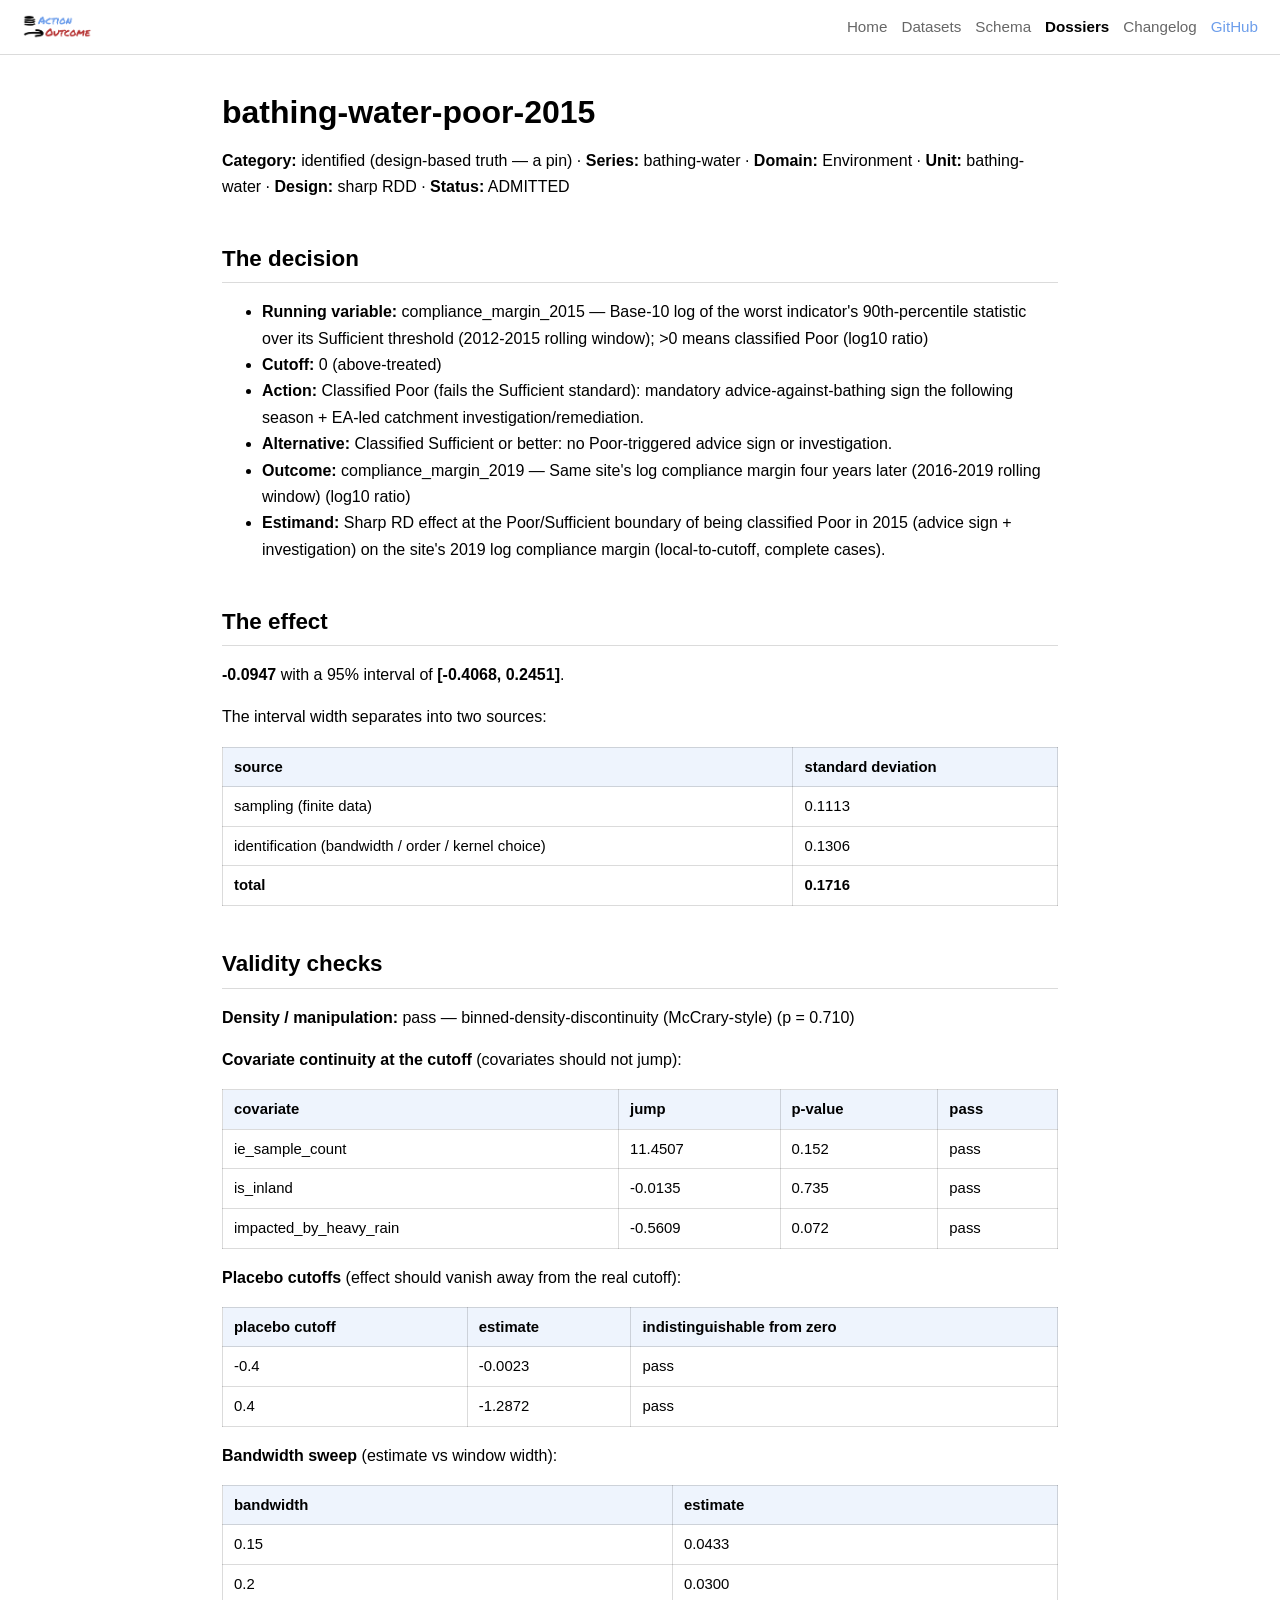
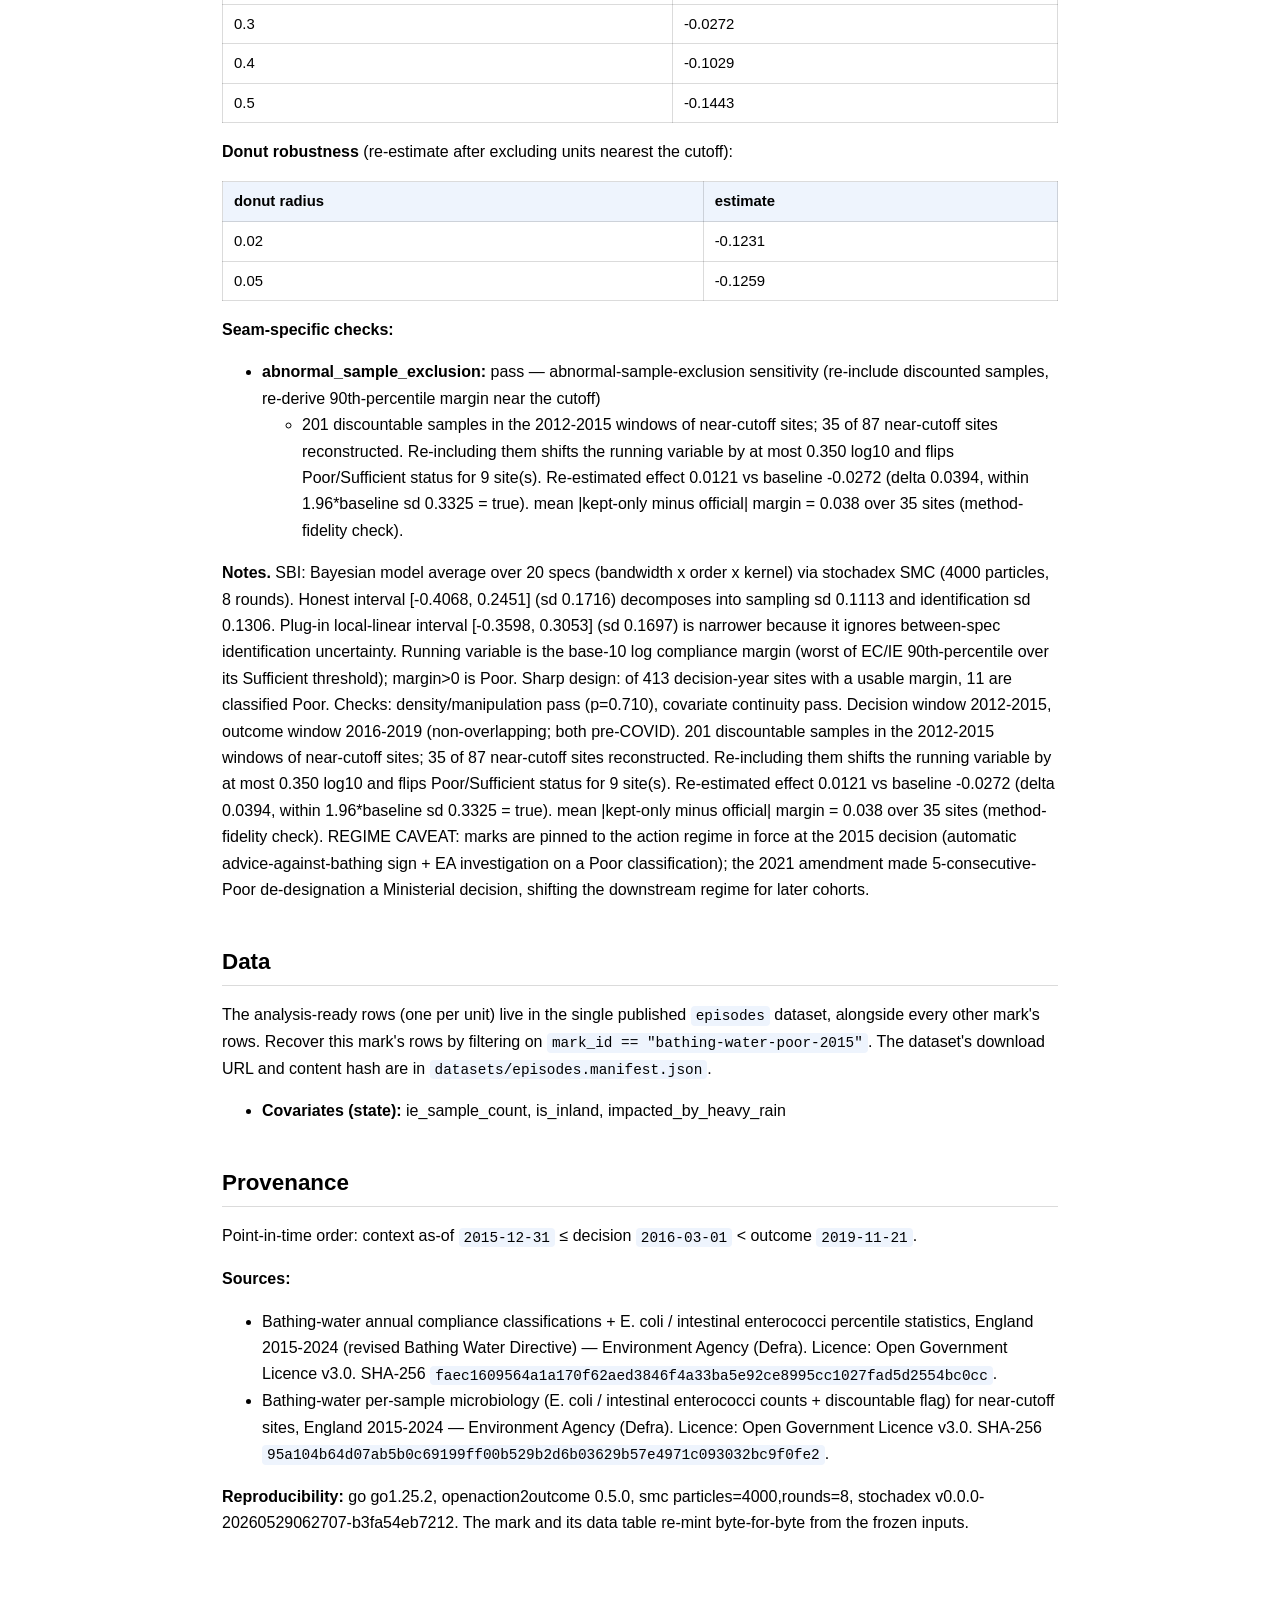
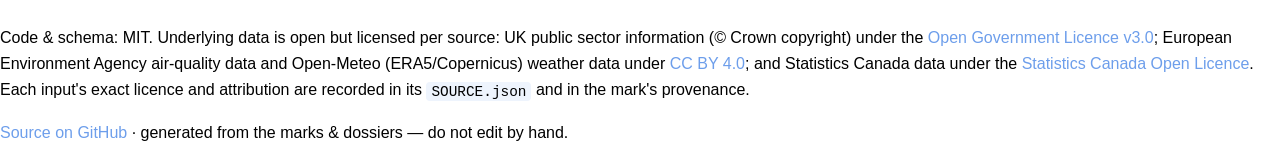
<file: docs/dossiers/bathing-water-poor-2015.html>
<!DOCTYPE html>
<html lang="en">
<head>
<meta charset="utf-8">
<meta name="viewport" content="width=device-width, initial-scale=1">
<title>bathing-water-poor-2015 · openaction2outcome</title>
<link rel="icon" href="../assets/logo.png">
<link rel="stylesheet" href="../style.css">
</head>
<body>
<header class="site-header">
  <a class="brand" href="../index.html">
    <img src="../assets/logo.png" alt="" class="brand-logo">
  </a>
  <nav class="site-nav">
    <a href="../index.html">Home</a><a href="../downloads.html">Datasets</a><a href="../schema.html">Schema</a><a href="../dossiers/index.html" class="current">Dossiers</a><a href="../changelog.html">Changelog</a>
    <a class="ext" href="https://github.com/umbralcalc/openaction2outcome">GitHub</a>
  </nav>
</header>
<main class="content">
<h1 id="bathing-water-poor-2015">bathing-water-poor-2015</h1>
<p><strong>Category:</strong> identified (design-based truth — a pin)  ·  <strong>Series:</strong> bathing-water  ·  <strong>Domain:</strong> Environment  ·  <strong>Unit:</strong> bathing-water  ·  <strong>Design:</strong> sharp RDD  ·  <strong>Status:</strong> ADMITTED</p>
<h2 id="the-decision">The decision</h2>
<ul>
<li><strong>Running variable:</strong> compliance_margin_2015 — Base-10 log of the worst indicator's 90th-percentile statistic over its Sufficient threshold (2012-2015 rolling window); &gt;0 means classified Poor (log10 ratio)</li>
<li><strong>Cutoff:</strong> 0 (above-treated)</li>
<li><strong>Action:</strong> Classified Poor (fails the Sufficient standard): mandatory advice-against-bathing sign the following season + EA-led catchment investigation/remediation.</li>
<li><strong>Alternative:</strong> Classified Sufficient or better: no Poor-triggered advice sign or investigation.</li>
<li><strong>Outcome:</strong> compliance_margin_2019 — Same site's log compliance margin four years later (2016-2019 rolling window) (log10 ratio)</li>
<li><strong>Estimand:</strong> Sharp RD effect at the Poor/Sufficient boundary of being classified Poor in 2015 (advice sign + investigation) on the site's 2019 log compliance margin (local-to-cutoff, complete cases).</li>
</ul>
<h2 id="the-effect">The effect</h2>
<p><strong>-0.0947</strong> with a 95% interval of <strong>[-0.4068, 0.2451]</strong>.</p>
<p>The interval width separates into two sources:</p>
<div class="table-wrap"><table>
<thead>
<tr>
<th>source</th>
<th>standard deviation</th>
</tr>
</thead>
<tbody>
<tr>
<td>sampling (finite data)</td>
<td>0.1113</td>
</tr>
<tr>
<td>identification (bandwidth / order / kernel choice)</td>
<td>0.1306</td>
</tr>
<tr>
<td><strong>total</strong></td>
<td><strong>0.1716</strong></td>
</tr>
</tbody>
</table></div>
<h2 id="validity-checks">Validity checks</h2>
<p><strong>Density / manipulation:</strong> pass — binned-density-discontinuity (McCrary-style) (p = 0.710)</p>
<p><strong>Covariate continuity at the cutoff</strong> (covariates should not jump):</p>
<div class="table-wrap"><table>
<thead>
<tr>
<th>covariate</th>
<th>jump</th>
<th>p-value</th>
<th>pass</th>
</tr>
</thead>
<tbody>
<tr>
<td>ie_sample_count</td>
<td>11.4507</td>
<td>0.152</td>
<td>pass</td>
</tr>
<tr>
<td>is_inland</td>
<td>-0.0135</td>
<td>0.735</td>
<td>pass</td>
</tr>
<tr>
<td>impacted_by_heavy_rain</td>
<td>-0.5609</td>
<td>0.072</td>
<td>pass</td>
</tr>
</tbody>
</table></div>
<p><strong>Placebo cutoffs</strong> (effect should vanish away from the real cutoff):</p>
<div class="table-wrap"><table>
<thead>
<tr>
<th>placebo cutoff</th>
<th>estimate</th>
<th>indistinguishable from zero</th>
</tr>
</thead>
<tbody>
<tr>
<td>-0.4</td>
<td>-0.0023</td>
<td>pass</td>
</tr>
<tr>
<td>0.4</td>
<td>-1.2872</td>
<td>pass</td>
</tr>
</tbody>
</table></div>
<p><strong>Bandwidth sweep</strong> (estimate vs window width):</p>
<div class="table-wrap"><table>
<thead>
<tr>
<th>bandwidth</th>
<th>estimate</th>
</tr>
</thead>
<tbody>
<tr>
<td>0.15</td>
<td>0.0433</td>
</tr>
<tr>
<td>0.2</td>
<td>0.0300</td>
</tr>
<tr>
<td>0.3</td>
<td>-0.0272</td>
</tr>
<tr>
<td>0.4</td>
<td>-0.1029</td>
</tr>
<tr>
<td>0.5</td>
<td>-0.1443</td>
</tr>
</tbody>
</table></div>
<p><strong>Donut robustness</strong> (re-estimate after excluding units nearest the cutoff):</p>
<div class="table-wrap"><table>
<thead>
<tr>
<th>donut radius</th>
<th>estimate</th>
</tr>
</thead>
<tbody>
<tr>
<td>0.02</td>
<td>-0.1231</td>
</tr>
<tr>
<td>0.05</td>
<td>-0.1259</td>
</tr>
</tbody>
</table></div>
<p><strong>Seam-specific checks:</strong></p>
<ul>
<li><strong>abnormal_sample_exclusion:</strong> pass — abnormal-sample-exclusion sensitivity (re-include discounted samples, re-derive 90th-percentile margin near the cutoff)
<ul>
<li>201 discountable samples in the 2012-2015 windows of near-cutoff sites; 35 of 87 near-cutoff sites reconstructed. Re-including them shifts the running variable by at most 0.350 log10 and flips Poor/Sufficient status for 9 site(s). Re-estimated effect 0.0121 vs baseline -0.0272 (delta 0.0394, within 1.96*baseline sd 0.3325 = true). mean |kept-only minus official| margin = 0.038 over 35 sites (method-fidelity check).</li>
</ul>
</li>
</ul>
<p><strong>Notes.</strong> SBI: Bayesian model average over 20 specs (bandwidth x order x kernel) via stochadex SMC (4000 particles, 8 rounds). Honest interval [-0.4068, 0.2451] (sd 0.1716) decomposes into sampling sd 0.1113 and identification sd 0.1306. Plug-in local-linear interval [-0.3598, 0.3053] (sd 0.1697) is narrower because it ignores between-spec identification uncertainty. Running variable is the base-10 log compliance margin (worst of EC/IE 90th-percentile over its Sufficient threshold); margin&gt;0 is Poor. Sharp design: of 413 decision-year sites with a usable margin, 11 are classified Poor. Checks: density/manipulation pass (p=0.710), covariate continuity pass. Decision window 2012-2015, outcome window 2016-2019 (non-overlapping; both pre-COVID). 201 discountable samples in the 2012-2015 windows of near-cutoff sites; 35 of 87 near-cutoff sites reconstructed. Re-including them shifts the running variable by at most 0.350 log10 and flips Poor/Sufficient status for 9 site(s). Re-estimated effect 0.0121 vs baseline -0.0272 (delta 0.0394, within 1.96*baseline sd 0.3325 = true). mean |kept-only minus official| margin = 0.038 over 35 sites (method-fidelity check). REGIME CAVEAT: marks are pinned to the action regime in force at the 2015 decision (automatic advice-against-bathing sign + EA investigation on a Poor classification); the 2021 amendment made 5-consecutive-Poor de-designation a Ministerial decision, shifting the downstream regime for later cohorts.</p>
<h2 id="data">Data</h2>
<p>The analysis-ready rows (one per unit) live in the single published <code>episodes</code> dataset, alongside every other mark's rows. Recover this mark's rows by filtering on <code>mark_id == &quot;bathing-water-poor-2015&quot;</code>. The dataset's download URL and content hash are in <code>datasets/episodes.manifest.json</code>.</p>
<ul>
<li><strong>Covariates (state):</strong> ie_sample_count, is_inland, impacted_by_heavy_rain</li>
</ul>
<h2 id="provenance">Provenance</h2>
<p>Point-in-time order: context as-of <code>2015-12-31</code> ≤ decision <code>2016-03-01</code> &lt; outcome <code>2019-11-21</code>.</p>
<p><strong>Sources:</strong></p>
<ul>
<li>Bathing-water annual compliance classifications + E. coli / intestinal enterococci percentile statistics, England 2015-2024 (revised Bathing Water Directive) — Environment Agency (Defra). Licence: Open Government Licence v3.0. SHA-256 <code>faec1609564a1a170f62aed3846f4a33ba5e92ce8995cc1027fad5d2554bc0cc</code>.</li>
<li>Bathing-water per-sample microbiology (E. coli / intestinal enterococci counts + discountable flag) for near-cutoff sites, England 2015-2024 — Environment Agency (Defra). Licence: Open Government Licence v3.0. SHA-256 <code>95a104b64d07ab5b0c69199ff00b529b2d6b03629b57e4971c093032bc9f0fe2</code>.</li>
</ul>
<p><strong>Reproducibility:</strong> go go1.25.2, openaction2outcome 0.5.0, smc particles=4000,rounds=8, stochadex v0.0.0-20260529062707-b3fa54eb7212. The mark and its data table re-mint byte-for-byte from the frozen inputs.</p>

</main>
<footer class="site-footer">
  <p>Code &amp; schema: MIT. Underlying data is open but licensed per source: UK public sector
     information (© Crown copyright) under the
     <a href="https://www.nationalarchives.gov.uk/doc/open-government-licence/version/3/">Open Government Licence v3.0</a>;
     European Environment Agency air-quality data and Open-Meteo (ERA5/Copernicus) weather data under
     <a href="https://creativecommons.org/licenses/by/4.0/">CC BY 4.0</a>; and Statistics Canada data
     under the <a href="https://www.statcan.gc.ca/en/reference/licence">Statistics Canada Open Licence</a>.
     Each input's exact licence and attribution are recorded in its <code>SOURCE.json</code> and in the
     mark's provenance.</p>
  <p><a href="https://github.com/umbralcalc/openaction2outcome">Source on GitHub</a> · generated from the marks &amp; dossiers — do not edit by hand.</p>
</footer>
</body>
</html>
</file>
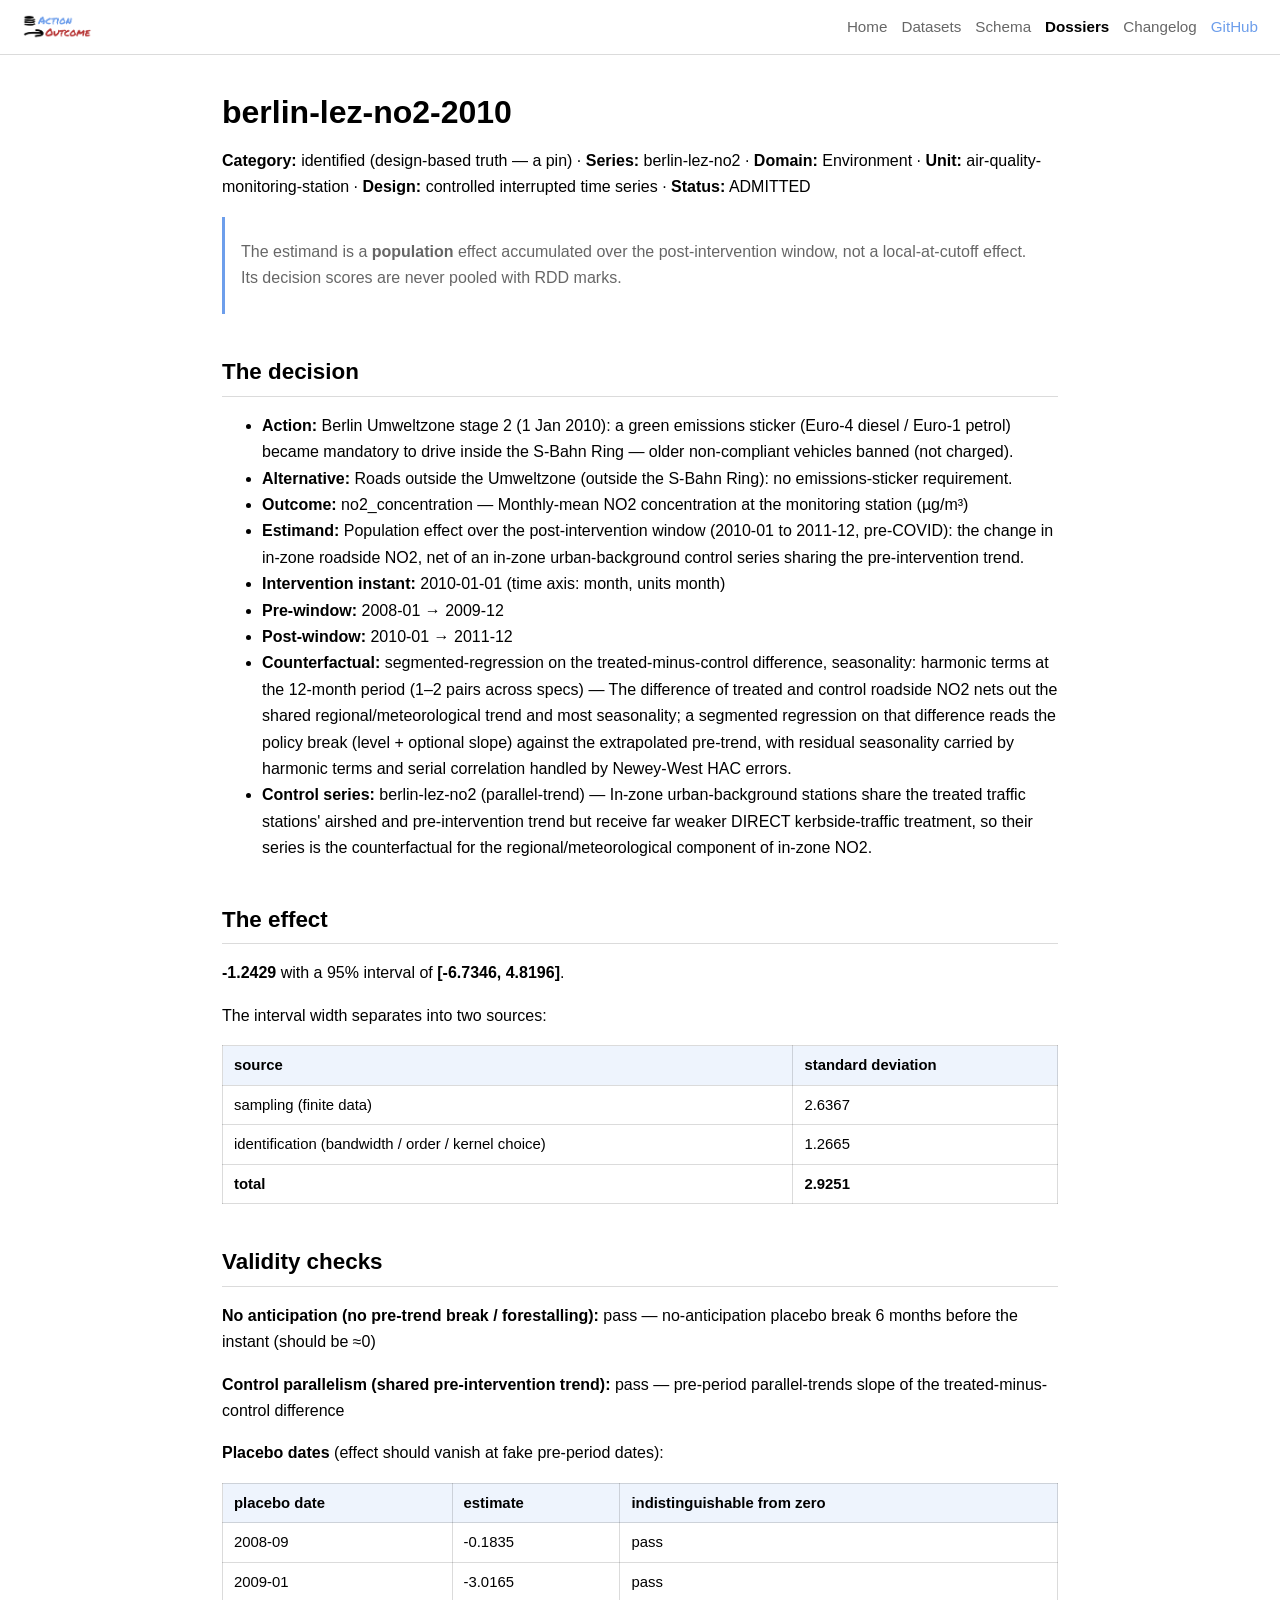
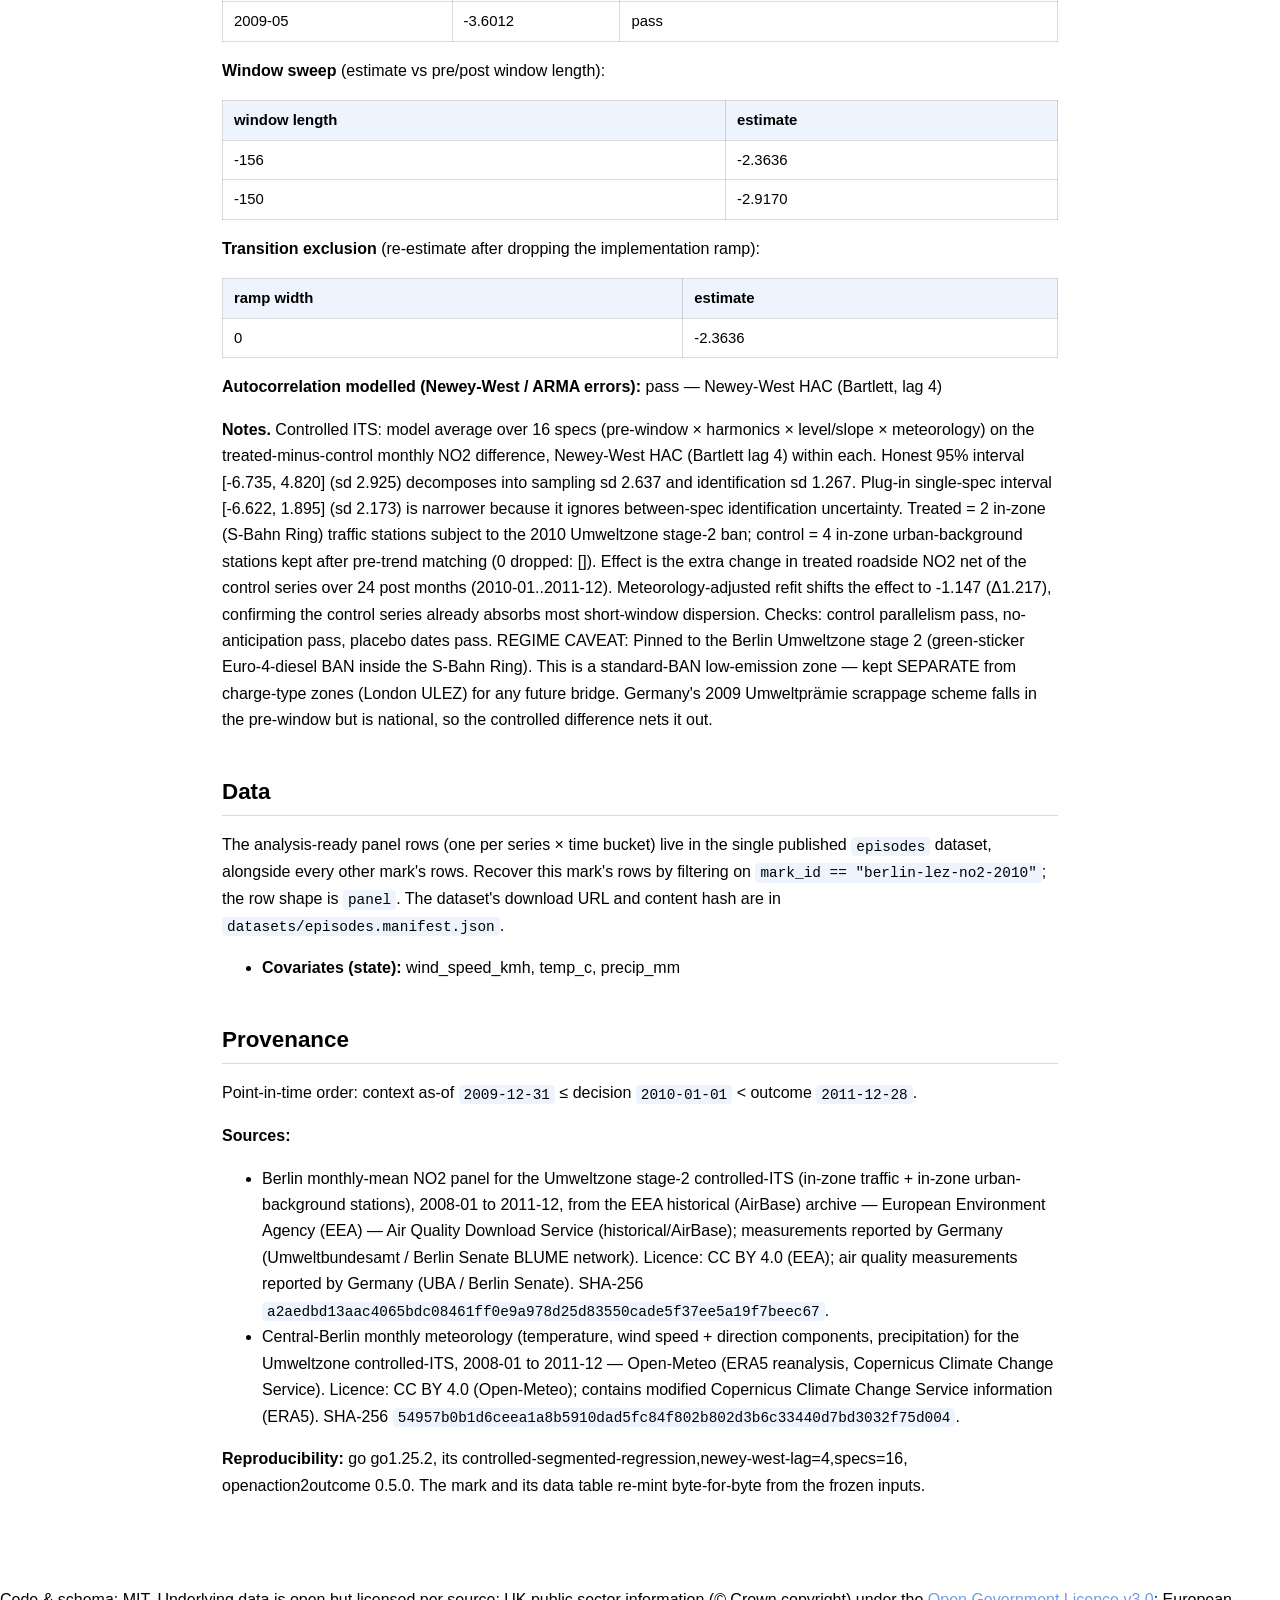
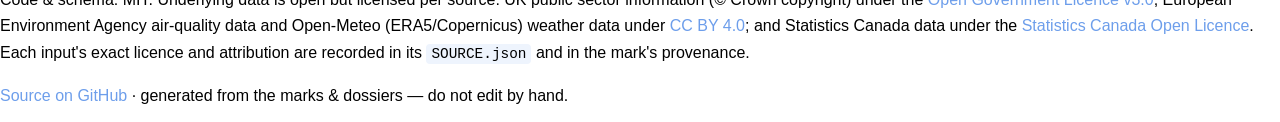
<file: docs/dossiers/berlin-lez-no2-2010.html>
<!DOCTYPE html>
<html lang="en">
<head>
<meta charset="utf-8">
<meta name="viewport" content="width=device-width, initial-scale=1">
<title>berlin-lez-no2-2010 · openaction2outcome</title>
<link rel="icon" href="../assets/logo.png">
<link rel="stylesheet" href="../style.css">
</head>
<body>
<header class="site-header">
  <a class="brand" href="../index.html">
    <img src="../assets/logo.png" alt="" class="brand-logo">
  </a>
  <nav class="site-nav">
    <a href="../index.html">Home</a><a href="../downloads.html">Datasets</a><a href="../schema.html">Schema</a><a href="../dossiers/index.html" class="current">Dossiers</a><a href="../changelog.html">Changelog</a>
    <a class="ext" href="https://github.com/umbralcalc/openaction2outcome">GitHub</a>
  </nav>
</header>
<main class="content">
<h1 id="berlin-lez-no2-2010">berlin-lez-no2-2010</h1>
<p><strong>Category:</strong> identified (design-based truth — a pin)  ·  <strong>Series:</strong> berlin-lez-no2  ·  <strong>Domain:</strong> Environment  ·  <strong>Unit:</strong> air-quality-monitoring-station  ·  <strong>Design:</strong> controlled interrupted time series  ·  <strong>Status:</strong> ADMITTED</p>
<blockquote>
<p>The estimand is a <strong>population</strong> effect accumulated over the post-intervention window, not a local-at-cutoff effect. Its decision scores are never pooled with RDD marks.</p>
</blockquote>
<h2 id="the-decision">The decision</h2>
<ul>
<li><strong>Action:</strong> Berlin Umweltzone stage 2 (1 Jan 2010): a green emissions sticker (Euro-4 diesel / Euro-1 petrol) became mandatory to drive inside the S-Bahn Ring — older non-compliant vehicles banned (not charged).</li>
<li><strong>Alternative:</strong> Roads outside the Umweltzone (outside the S-Bahn Ring): no emissions-sticker requirement.</li>
<li><strong>Outcome:</strong> no2_concentration — Monthly-mean NO2 concentration at the monitoring station (µg/m³)</li>
<li><strong>Estimand:</strong> Population effect over the post-intervention window (2010-01 to 2011-12, pre-COVID): the change in in-zone roadside NO2, net of an in-zone urban-background control series sharing the pre-intervention trend.</li>
<li><strong>Intervention instant:</strong> 2010-01-01 (time axis: month, units month)</li>
<li><strong>Pre-window:</strong> 2008-01 → 2009-12</li>
<li><strong>Post-window:</strong> 2010-01 → 2011-12</li>
<li><strong>Counterfactual:</strong> segmented-regression on the treated-minus-control difference, seasonality: harmonic terms at the 12-month period (1–2 pairs across specs) — The difference of treated and control roadside NO2 nets out the shared regional/meteorological trend and most seasonality; a segmented regression on that difference reads the policy break (level + optional slope) against the extrapolated pre-trend, with residual seasonality carried by harmonic terms and serial correlation handled by Newey-West HAC errors.</li>
<li><strong>Control series:</strong> berlin-lez-no2 (parallel-trend) — In-zone urban-background stations share the treated traffic stations' airshed and pre-intervention trend but receive far weaker DIRECT kerbside-traffic treatment, so their series is the counterfactual for the regional/meteorological component of in-zone NO2.</li>
</ul>
<h2 id="the-effect">The effect</h2>
<p><strong>-1.2429</strong> with a 95% interval of <strong>[-6.7346, 4.8196]</strong>.</p>
<p>The interval width separates into two sources:</p>
<div class="table-wrap"><table>
<thead>
<tr>
<th>source</th>
<th>standard deviation</th>
</tr>
</thead>
<tbody>
<tr>
<td>sampling (finite data)</td>
<td>2.6367</td>
</tr>
<tr>
<td>identification (bandwidth / order / kernel choice)</td>
<td>1.2665</td>
</tr>
<tr>
<td><strong>total</strong></td>
<td><strong>2.9251</strong></td>
</tr>
</tbody>
</table></div>
<h2 id="validity-checks">Validity checks</h2>
<p><strong>No anticipation (no pre-trend break / forestalling):</strong> pass — no-anticipation placebo break 6 months before the instant (should be ≈0)</p>
<p><strong>Control parallelism (shared pre-intervention trend):</strong> pass — pre-period parallel-trends slope of the treated-minus-control difference</p>
<p><strong>Placebo dates</strong> (effect should vanish at fake pre-period dates):</p>
<div class="table-wrap"><table>
<thead>
<tr>
<th>placebo date</th>
<th>estimate</th>
<th>indistinguishable from zero</th>
</tr>
</thead>
<tbody>
<tr>
<td>2008-09</td>
<td>-0.1835</td>
<td>pass</td>
</tr>
<tr>
<td>2009-01</td>
<td>-3.0165</td>
<td>pass</td>
</tr>
<tr>
<td>2009-05</td>
<td>-3.6012</td>
<td>pass</td>
</tr>
</tbody>
</table></div>
<p><strong>Window sweep</strong> (estimate vs pre/post window length):</p>
<div class="table-wrap"><table>
<thead>
<tr>
<th>window length</th>
<th>estimate</th>
</tr>
</thead>
<tbody>
<tr>
<td>-156</td>
<td>-2.3636</td>
</tr>
<tr>
<td>-150</td>
<td>-2.9170</td>
</tr>
</tbody>
</table></div>
<p><strong>Transition exclusion</strong> (re-estimate after dropping the implementation ramp):</p>
<div class="table-wrap"><table>
<thead>
<tr>
<th>ramp width</th>
<th>estimate</th>
</tr>
</thead>
<tbody>
<tr>
<td>0</td>
<td>-2.3636</td>
</tr>
</tbody>
</table></div>
<p><strong>Autocorrelation modelled (Newey-West / ARMA errors):</strong> pass — Newey-West HAC (Bartlett, lag 4)</p>
<p><strong>Notes.</strong> Controlled ITS: model average over 16 specs (pre-window × harmonics × level/slope × meteorology) on the treated-minus-control monthly NO2 difference, Newey-West HAC (Bartlett lag 4) within each. Honest 95% interval [-6.735, 4.820] (sd 2.925) decomposes into sampling sd 2.637 and identification sd 1.267. Plug-in single-spec interval [-6.622, 1.895] (sd 2.173) is narrower because it ignores between-spec identification uncertainty. Treated = 2 in-zone (S-Bahn Ring) traffic stations subject to the 2010 Umweltzone stage-2 ban; control = 4 in-zone urban-background stations kept after pre-trend matching (0 dropped: []). Effect is the extra change in treated roadside NO2 net of the control series over 24 post months (2010-01..2011-12). Meteorology-adjusted refit shifts the effect to -1.147 (Δ1.217), confirming the control series already absorbs most short-window dispersion. Checks: control parallelism pass, no-anticipation pass, placebo dates pass. REGIME CAVEAT: Pinned to the Berlin Umweltzone stage 2 (green-sticker Euro-4-diesel BAN inside the S-Bahn Ring). This is a standard-BAN low-emission zone — kept SEPARATE from charge-type zones (London ULEZ) for any future bridge. Germany's 2009 Umweltprämie scrappage scheme falls in the pre-window but is national, so the controlled difference nets it out.</p>
<h2 id="data">Data</h2>
<p>The analysis-ready panel rows (one per series × time bucket) live in the single published <code>episodes</code> dataset, alongside every other mark's rows. Recover this mark's rows by filtering on <code>mark_id == &quot;berlin-lez-no2-2010&quot;</code>; the row shape is <code>panel</code>. The dataset's download URL and content hash are in <code>datasets/episodes.manifest.json</code>.</p>
<ul>
<li><strong>Covariates (state):</strong> wind_speed_kmh, temp_c, precip_mm</li>
</ul>
<h2 id="provenance">Provenance</h2>
<p>Point-in-time order: context as-of <code>2009-12-31</code> ≤ decision <code>2010-01-01</code> &lt; outcome <code>2011-12-28</code>.</p>
<p><strong>Sources:</strong></p>
<ul>
<li>Berlin monthly-mean NO2 panel for the Umweltzone stage-2 controlled-ITS (in-zone traffic + in-zone urban-background stations), 2008-01 to 2011-12, from the EEA historical (AirBase) archive — European Environment Agency (EEA) — Air Quality Download Service (historical/AirBase); measurements reported by Germany (Umweltbundesamt / Berlin Senate BLUME network). Licence: CC BY 4.0 (EEA); air quality measurements reported by Germany (UBA / Berlin Senate). SHA-256 <code>a2aedbd13aac4065bdc08461ff0e9a978d25d83550cade5f37ee5a19f7beec67</code>.</li>
<li>Central-Berlin monthly meteorology (temperature, wind speed + direction components, precipitation) for the Umweltzone controlled-ITS, 2008-01 to 2011-12 — Open-Meteo (ERA5 reanalysis, Copernicus Climate Change Service). Licence: CC BY 4.0 (Open-Meteo); contains modified Copernicus Climate Change Service information (ERA5). SHA-256 <code>54957b0b1d6ceea1a8b5910dad5fc84f802b802d3b6c33440d7bd3032f75d004</code>.</li>
</ul>
<p><strong>Reproducibility:</strong> go go1.25.2, its controlled-segmented-regression,newey-west-lag=4,specs=16, openaction2outcome 0.5.0. The mark and its data table re-mint byte-for-byte from the frozen inputs.</p>

</main>
<footer class="site-footer">
  <p>Code &amp; schema: MIT. Underlying data is open but licensed per source: UK public sector
     information (© Crown copyright) under the
     <a href="https://www.nationalarchives.gov.uk/doc/open-government-licence/version/3/">Open Government Licence v3.0</a>;
     European Environment Agency air-quality data and Open-Meteo (ERA5/Copernicus) weather data under
     <a href="https://creativecommons.org/licenses/by/4.0/">CC BY 4.0</a>; and Statistics Canada data
     under the <a href="https://www.statcan.gc.ca/en/reference/licence">Statistics Canada Open Licence</a>.
     Each input's exact licence and attribution are recorded in its <code>SOURCE.json</code> and in the
     mark's provenance.</p>
  <p><a href="https://github.com/umbralcalc/openaction2outcome">Source on GitHub</a> · generated from the marks &amp; dossiers — do not edit by hand.</p>
</footer>
</body>
</html>
</file>
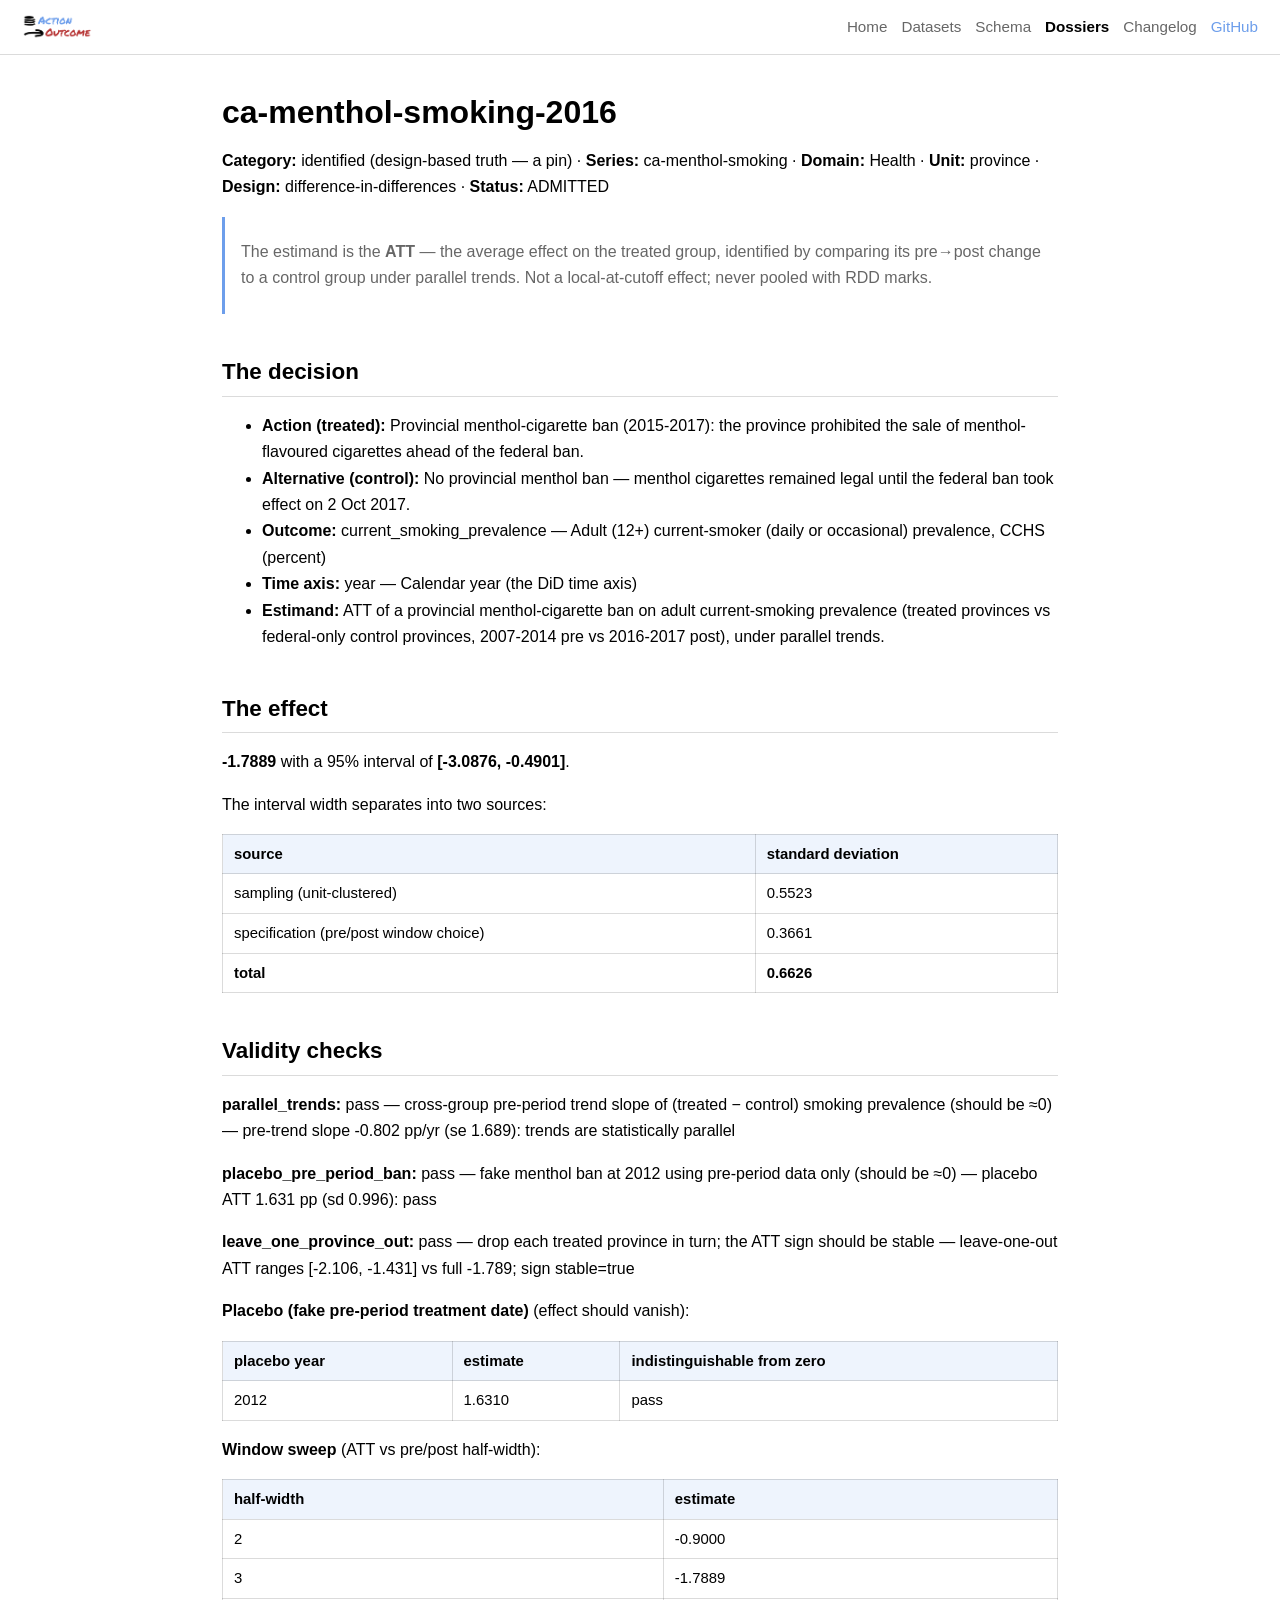
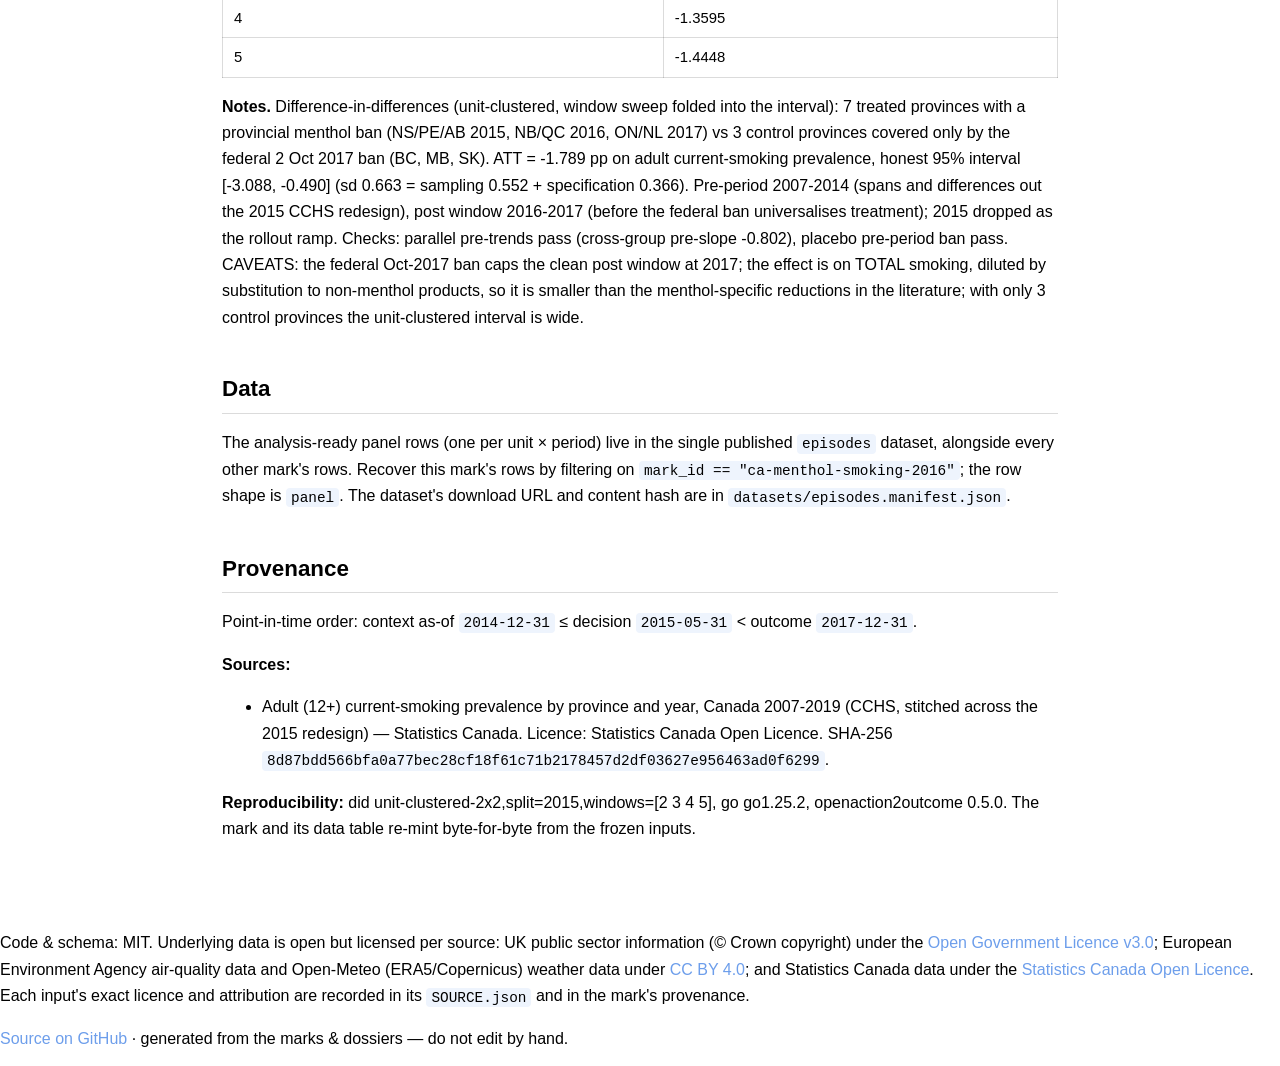
<file: docs/dossiers/ca-menthol-smoking-2016.html>
<!DOCTYPE html>
<html lang="en">
<head>
<meta charset="utf-8">
<meta name="viewport" content="width=device-width, initial-scale=1">
<title>ca-menthol-smoking-2016 · openaction2outcome</title>
<link rel="icon" href="../assets/logo.png">
<link rel="stylesheet" href="../style.css">
</head>
<body>
<header class="site-header">
  <a class="brand" href="../index.html">
    <img src="../assets/logo.png" alt="" class="brand-logo">
  </a>
  <nav class="site-nav">
    <a href="../index.html">Home</a><a href="../downloads.html">Datasets</a><a href="../schema.html">Schema</a><a href="../dossiers/index.html" class="current">Dossiers</a><a href="../changelog.html">Changelog</a>
    <a class="ext" href="https://github.com/umbralcalc/openaction2outcome">GitHub</a>
  </nav>
</header>
<main class="content">
<h1 id="ca-menthol-smoking-2016">ca-menthol-smoking-2016</h1>
<p><strong>Category:</strong> identified (design-based truth — a pin)  ·  <strong>Series:</strong> ca-menthol-smoking  ·  <strong>Domain:</strong> Health  ·  <strong>Unit:</strong> province  ·  <strong>Design:</strong> difference-in-differences  ·  <strong>Status:</strong> ADMITTED</p>
<blockquote>
<p>The estimand is the <strong>ATT</strong> — the average effect on the treated group, identified by comparing its pre→post change to a control group under parallel trends. Not a local-at-cutoff effect; never pooled with RDD marks.</p>
</blockquote>
<h2 id="the-decision">The decision</h2>
<ul>
<li><strong>Action (treated):</strong> Provincial menthol-cigarette ban (2015-2017): the province prohibited the sale of menthol-flavoured cigarettes ahead of the federal ban.</li>
<li><strong>Alternative (control):</strong> No provincial menthol ban — menthol cigarettes remained legal until the federal ban took effect on 2 Oct 2017.</li>
<li><strong>Outcome:</strong> current_smoking_prevalence — Adult (12+) current-smoker (daily or occasional) prevalence, CCHS (percent)</li>
<li><strong>Time axis:</strong> year — Calendar year (the DiD time axis)</li>
<li><strong>Estimand:</strong> ATT of a provincial menthol-cigarette ban on adult current-smoking prevalence (treated provinces vs federal-only control provinces, 2007-2014 pre vs 2016-2017 post), under parallel trends.</li>
</ul>
<h2 id="the-effect">The effect</h2>
<p><strong>-1.7889</strong> with a 95% interval of <strong>[-3.0876, -0.4901]</strong>.</p>
<p>The interval width separates into two sources:</p>
<div class="table-wrap"><table>
<thead>
<tr>
<th>source</th>
<th>standard deviation</th>
</tr>
</thead>
<tbody>
<tr>
<td>sampling (unit-clustered)</td>
<td>0.5523</td>
</tr>
<tr>
<td>specification (pre/post window choice)</td>
<td>0.3661</td>
</tr>
<tr>
<td><strong>total</strong></td>
<td><strong>0.6626</strong></td>
</tr>
</tbody>
</table></div>
<h2 id="validity-checks">Validity checks</h2>
<p><strong>parallel_trends:</strong> pass — cross-group pre-period trend slope of (treated − control) smoking prevalence (should be ≈0) — pre-trend slope -0.802 pp/yr (se 1.689): trends are statistically parallel</p>
<p><strong>placebo_pre_period_ban:</strong> pass — fake menthol ban at 2012 using pre-period data only (should be ≈0) — placebo ATT 1.631 pp (sd 0.996): pass</p>
<p><strong>leave_one_province_out:</strong> pass — drop each treated province in turn; the ATT sign should be stable — leave-one-out ATT ranges [-2.106, -1.431] vs full -1.789; sign stable=true</p>
<p><strong>Placebo (fake pre-period treatment date)</strong> (effect should vanish):</p>
<div class="table-wrap"><table>
<thead>
<tr>
<th>placebo year</th>
<th>estimate</th>
<th>indistinguishable from zero</th>
</tr>
</thead>
<tbody>
<tr>
<td>2012</td>
<td>1.6310</td>
<td>pass</td>
</tr>
</tbody>
</table></div>
<p><strong>Window sweep</strong> (ATT vs pre/post half-width):</p>
<div class="table-wrap"><table>
<thead>
<tr>
<th>half-width</th>
<th>estimate</th>
</tr>
</thead>
<tbody>
<tr>
<td>2</td>
<td>-0.9000</td>
</tr>
<tr>
<td>3</td>
<td>-1.7889</td>
</tr>
<tr>
<td>4</td>
<td>-1.3595</td>
</tr>
<tr>
<td>5</td>
<td>-1.4448</td>
</tr>
</tbody>
</table></div>
<p><strong>Notes.</strong> Difference-in-differences (unit-clustered, window sweep folded into the interval): 7 treated provinces with a provincial menthol ban (NS/PE/AB 2015, NB/QC 2016, ON/NL 2017) vs 3 control provinces covered only by the federal 2 Oct 2017 ban (BC, MB, SK). ATT = -1.789 pp on adult current-smoking prevalence, honest 95% interval [-3.088, -0.490] (sd 0.663 = sampling 0.552 + specification 0.366). Pre-period 2007-2014 (spans and differences out the 2015 CCHS redesign), post window 2016-2017 (before the federal ban universalises treatment); 2015 dropped as the rollout ramp. Checks: parallel pre-trends pass (cross-group pre-slope -0.802), placebo pre-period ban pass. CAVEATS: the federal Oct-2017 ban caps the clean post window at 2017; the effect is on TOTAL smoking, diluted by substitution to non-menthol products, so it is smaller than the menthol-specific reductions in the literature; with only 3 control provinces the unit-clustered interval is wide.</p>
<h2 id="data">Data</h2>
<p>The analysis-ready panel rows (one per unit × period) live in the single published <code>episodes</code> dataset, alongside every other mark's rows. Recover this mark's rows by filtering on <code>mark_id == &quot;ca-menthol-smoking-2016&quot;</code>; the row shape is <code>panel</code>. The dataset's download URL and content hash are in <code>datasets/episodes.manifest.json</code>.</p>
<h2 id="provenance">Provenance</h2>
<p>Point-in-time order: context as-of <code>2014-12-31</code> ≤ decision <code>2015-05-31</code> &lt; outcome <code>2017-12-31</code>.</p>
<p><strong>Sources:</strong></p>
<ul>
<li>Adult (12+) current-smoking prevalence by province and year, Canada 2007-2019 (CCHS, stitched across the 2015 redesign) — Statistics Canada. Licence: Statistics Canada Open Licence. SHA-256 <code>8d87bdd566bfa0a77bec28cf18f61c71b2178457d2df03627e956463ad0f6299</code>.</li>
</ul>
<p><strong>Reproducibility:</strong> did unit-clustered-2x2,split=2015,windows=[2 3 4 5], go go1.25.2, openaction2outcome 0.5.0. The mark and its data table re-mint byte-for-byte from the frozen inputs.</p>

</main>
<footer class="site-footer">
  <p>Code &amp; schema: MIT. Underlying data is open but licensed per source: UK public sector
     information (© Crown copyright) under the
     <a href="https://www.nationalarchives.gov.uk/doc/open-government-licence/version/3/">Open Government Licence v3.0</a>;
     European Environment Agency air-quality data and Open-Meteo (ERA5/Copernicus) weather data under
     <a href="https://creativecommons.org/licenses/by/4.0/">CC BY 4.0</a>; and Statistics Canada data
     under the <a href="https://www.statcan.gc.ca/en/reference/licence">Statistics Canada Open Licence</a>.
     Each input's exact licence and attribution are recorded in its <code>SOURCE.json</code> and in the
     mark's provenance.</p>
  <p><a href="https://github.com/umbralcalc/openaction2outcome">Source on GitHub</a> · generated from the marks &amp; dossiers — do not edit by hand.</p>
</footer>
</body>
</html>
</file>
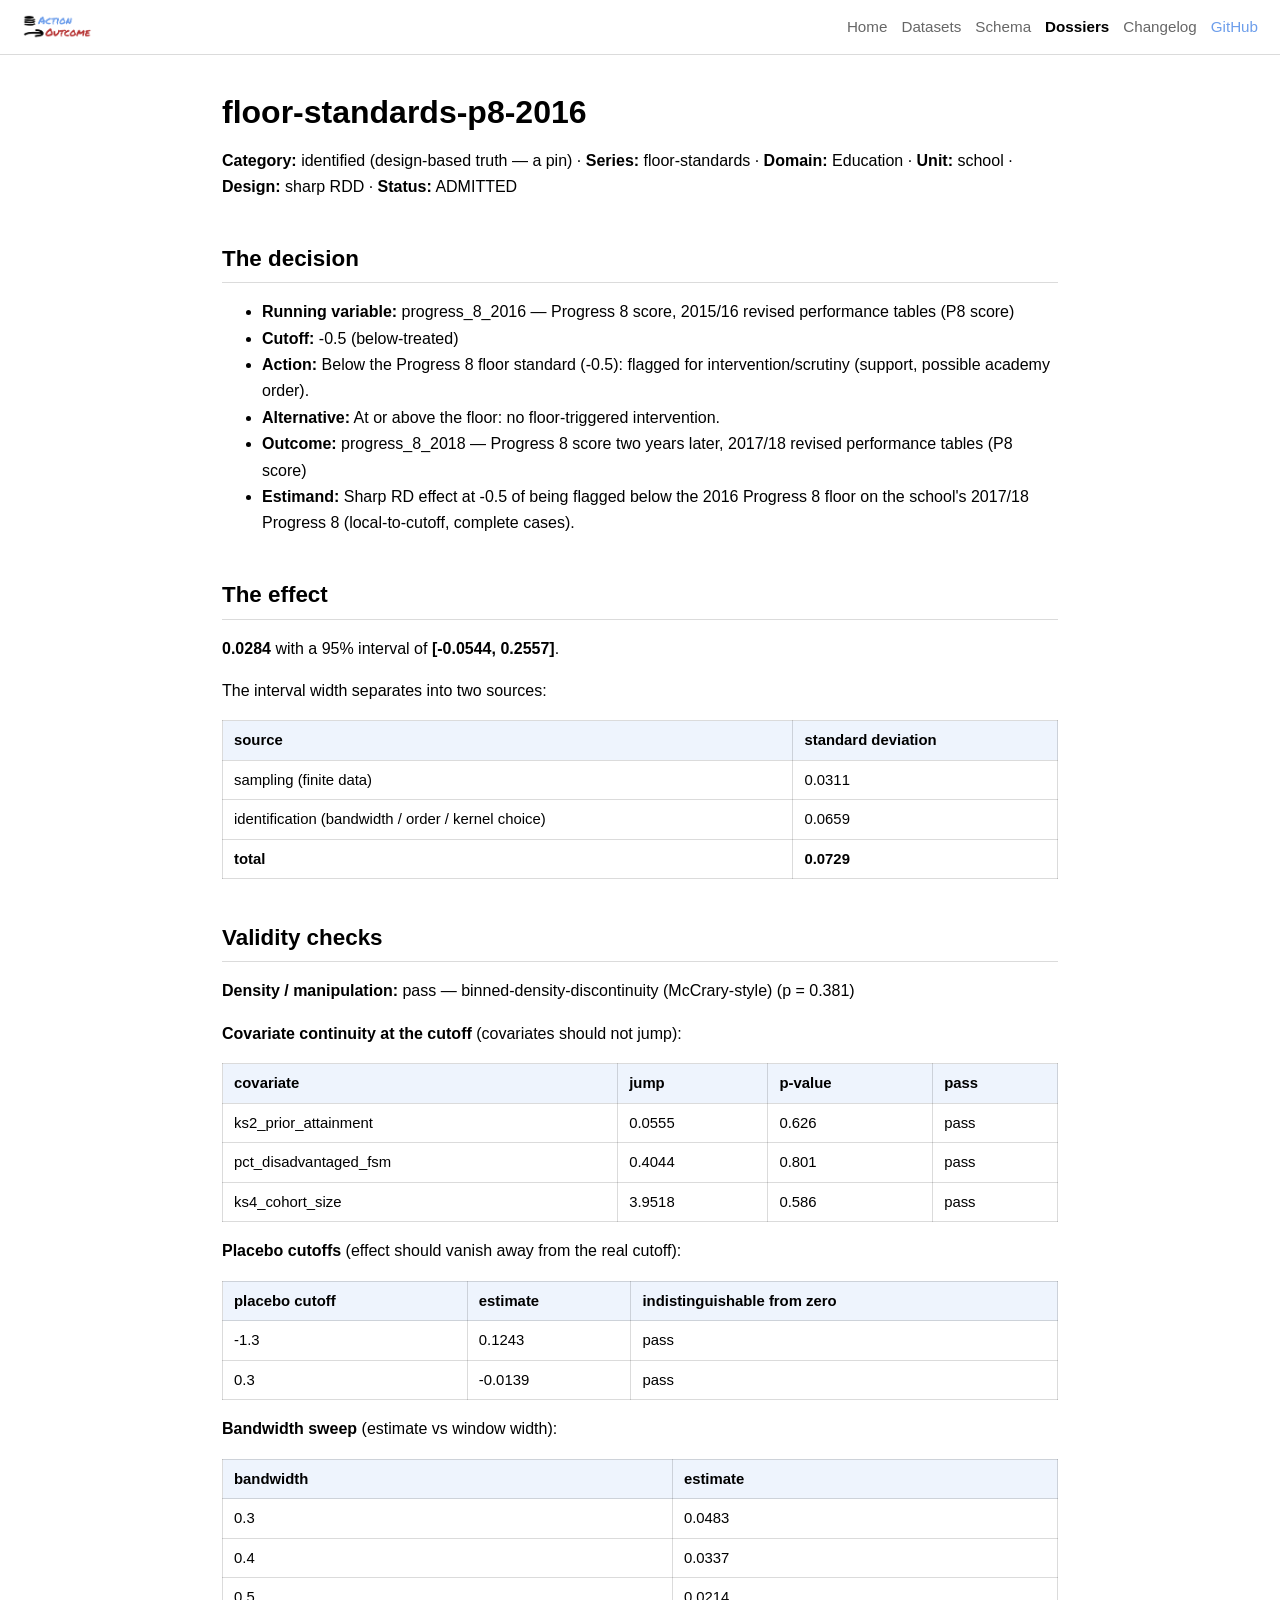
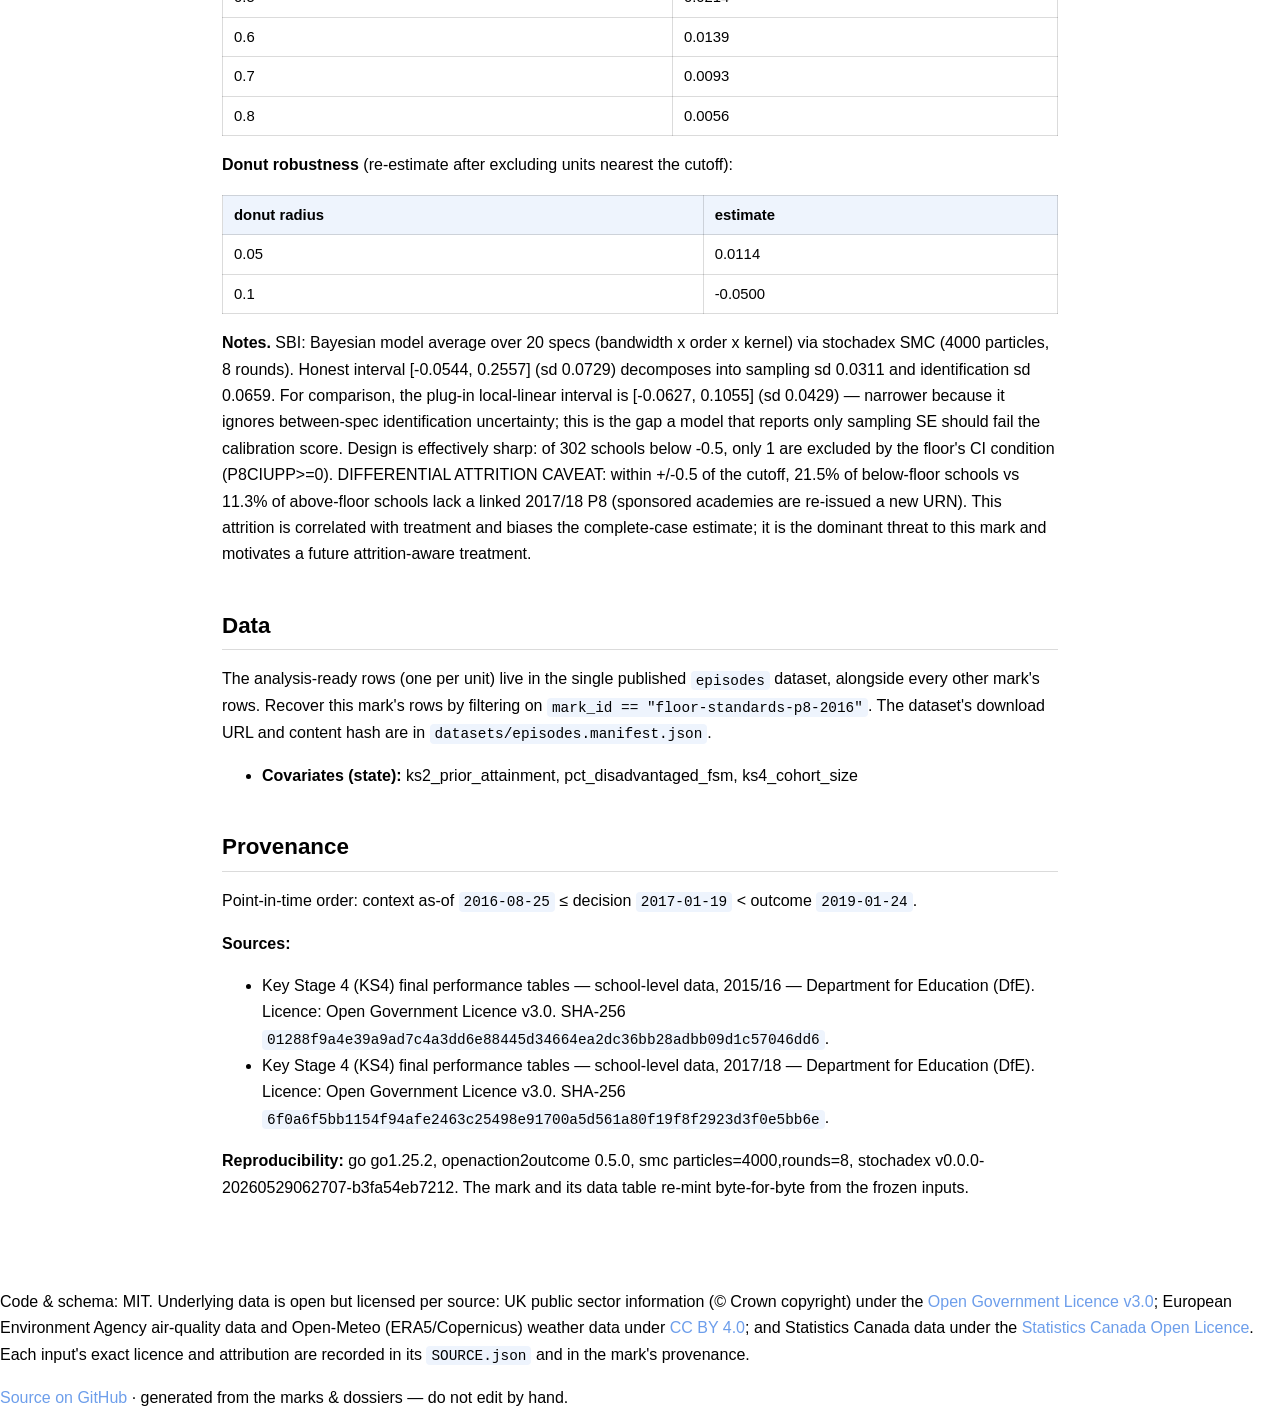
<file: docs/dossiers/floor-standards-p8-2016.html>
<!DOCTYPE html>
<html lang="en">
<head>
<meta charset="utf-8">
<meta name="viewport" content="width=device-width, initial-scale=1">
<title>floor-standards-p8-2016 · openaction2outcome</title>
<link rel="icon" href="../assets/logo.png">
<link rel="stylesheet" href="../style.css">
</head>
<body>
<header class="site-header">
  <a class="brand" href="../index.html">
    <img src="../assets/logo.png" alt="" class="brand-logo">
  </a>
  <nav class="site-nav">
    <a href="../index.html">Home</a><a href="../downloads.html">Datasets</a><a href="../schema.html">Schema</a><a href="../dossiers/index.html" class="current">Dossiers</a><a href="../changelog.html">Changelog</a>
    <a class="ext" href="https://github.com/umbralcalc/openaction2outcome">GitHub</a>
  </nav>
</header>
<main class="content">
<h1 id="floor-standards-p8-2016">floor-standards-p8-2016</h1>
<p><strong>Category:</strong> identified (design-based truth — a pin)  ·  <strong>Series:</strong> floor-standards  ·  <strong>Domain:</strong> Education  ·  <strong>Unit:</strong> school  ·  <strong>Design:</strong> sharp RDD  ·  <strong>Status:</strong> ADMITTED</p>
<h2 id="the-decision">The decision</h2>
<ul>
<li><strong>Running variable:</strong> progress_8_2016 — Progress 8 score, 2015/16 revised performance tables (P8 score)</li>
<li><strong>Cutoff:</strong> -0.5 (below-treated)</li>
<li><strong>Action:</strong> Below the Progress 8 floor standard (-0.5): flagged for intervention/scrutiny (support, possible academy order).</li>
<li><strong>Alternative:</strong> At or above the floor: no floor-triggered intervention.</li>
<li><strong>Outcome:</strong> progress_8_2018 — Progress 8 score two years later, 2017/18 revised performance tables (P8 score)</li>
<li><strong>Estimand:</strong> Sharp RD effect at -0.5 of being flagged below the 2016 Progress 8 floor on the school's 2017/18 Progress 8 (local-to-cutoff, complete cases).</li>
</ul>
<h2 id="the-effect">The effect</h2>
<p><strong>0.0284</strong> with a 95% interval of <strong>[-0.0544, 0.2557]</strong>.</p>
<p>The interval width separates into two sources:</p>
<div class="table-wrap"><table>
<thead>
<tr>
<th>source</th>
<th>standard deviation</th>
</tr>
</thead>
<tbody>
<tr>
<td>sampling (finite data)</td>
<td>0.0311</td>
</tr>
<tr>
<td>identification (bandwidth / order / kernel choice)</td>
<td>0.0659</td>
</tr>
<tr>
<td><strong>total</strong></td>
<td><strong>0.0729</strong></td>
</tr>
</tbody>
</table></div>
<h2 id="validity-checks">Validity checks</h2>
<p><strong>Density / manipulation:</strong> pass — binned-density-discontinuity (McCrary-style) (p = 0.381)</p>
<p><strong>Covariate continuity at the cutoff</strong> (covariates should not jump):</p>
<div class="table-wrap"><table>
<thead>
<tr>
<th>covariate</th>
<th>jump</th>
<th>p-value</th>
<th>pass</th>
</tr>
</thead>
<tbody>
<tr>
<td>ks2_prior_attainment</td>
<td>0.0555</td>
<td>0.626</td>
<td>pass</td>
</tr>
<tr>
<td>pct_disadvantaged_fsm</td>
<td>0.4044</td>
<td>0.801</td>
<td>pass</td>
</tr>
<tr>
<td>ks4_cohort_size</td>
<td>3.9518</td>
<td>0.586</td>
<td>pass</td>
</tr>
</tbody>
</table></div>
<p><strong>Placebo cutoffs</strong> (effect should vanish away from the real cutoff):</p>
<div class="table-wrap"><table>
<thead>
<tr>
<th>placebo cutoff</th>
<th>estimate</th>
<th>indistinguishable from zero</th>
</tr>
</thead>
<tbody>
<tr>
<td>-1.3</td>
<td>0.1243</td>
<td>pass</td>
</tr>
<tr>
<td>0.3</td>
<td>-0.0139</td>
<td>pass</td>
</tr>
</tbody>
</table></div>
<p><strong>Bandwidth sweep</strong> (estimate vs window width):</p>
<div class="table-wrap"><table>
<thead>
<tr>
<th>bandwidth</th>
<th>estimate</th>
</tr>
</thead>
<tbody>
<tr>
<td>0.3</td>
<td>0.0483</td>
</tr>
<tr>
<td>0.4</td>
<td>0.0337</td>
</tr>
<tr>
<td>0.5</td>
<td>0.0214</td>
</tr>
<tr>
<td>0.6</td>
<td>0.0139</td>
</tr>
<tr>
<td>0.7</td>
<td>0.0093</td>
</tr>
<tr>
<td>0.8</td>
<td>0.0056</td>
</tr>
</tbody>
</table></div>
<p><strong>Donut robustness</strong> (re-estimate after excluding units nearest the cutoff):</p>
<div class="table-wrap"><table>
<thead>
<tr>
<th>donut radius</th>
<th>estimate</th>
</tr>
</thead>
<tbody>
<tr>
<td>0.05</td>
<td>0.0114</td>
</tr>
<tr>
<td>0.1</td>
<td>-0.0500</td>
</tr>
</tbody>
</table></div>
<p><strong>Notes.</strong> SBI: Bayesian model average over 20 specs (bandwidth x order x kernel) via stochadex SMC (4000 particles, 8 rounds). Honest interval [-0.0544, 0.2557] (sd 0.0729) decomposes into sampling sd 0.0311 and identification sd 0.0659. For comparison, the plug-in local-linear interval is [-0.0627, 0.1055] (sd 0.0429) — narrower because it ignores between-spec identification uncertainty; this is the gap a model that reports only sampling SE should fail the calibration score. Design is effectively sharp: of 302 schools below -0.5, only 1 are excluded by the floor's CI condition (P8CIUPP&gt;=0). DIFFERENTIAL ATTRITION CAVEAT: within +/-0.5 of the cutoff, 21.5% of below-floor schools vs 11.3% of above-floor schools lack a linked 2017/18 P8 (sponsored academies are re-issued a new URN). This attrition is correlated with treatment and biases the complete-case estimate; it is the dominant threat to this mark and motivates a future attrition-aware treatment.</p>
<h2 id="data">Data</h2>
<p>The analysis-ready rows (one per unit) live in the single published <code>episodes</code> dataset, alongside every other mark's rows. Recover this mark's rows by filtering on <code>mark_id == &quot;floor-standards-p8-2016&quot;</code>. The dataset's download URL and content hash are in <code>datasets/episodes.manifest.json</code>.</p>
<ul>
<li><strong>Covariates (state):</strong> ks2_prior_attainment, pct_disadvantaged_fsm, ks4_cohort_size</li>
</ul>
<h2 id="provenance">Provenance</h2>
<p>Point-in-time order: context as-of <code>2016-08-25</code> ≤ decision <code>2017-01-19</code> &lt; outcome <code>2019-01-24</code>.</p>
<p><strong>Sources:</strong></p>
<ul>
<li>Key Stage 4 (KS4) final performance tables — school-level data, 2015/16 — Department for Education (DfE). Licence: Open Government Licence v3.0. SHA-256 <code>01288f9a4e39a9ad7c4a3dd6e88445d34664ea2dc36bb28adbb09d1c57046dd6</code>.</li>
<li>Key Stage 4 (KS4) final performance tables — school-level data, 2017/18 — Department for Education (DfE). Licence: Open Government Licence v3.0. SHA-256 <code>6f0a6f5bb1154f94afe2463c25498e91700a5d561a80f19f8f2923d3f0e5bb6e</code>.</li>
</ul>
<p><strong>Reproducibility:</strong> go go1.25.2, openaction2outcome 0.5.0, smc particles=4000,rounds=8, stochadex v0.0.0-20260529062707-b3fa54eb7212. The mark and its data table re-mint byte-for-byte from the frozen inputs.</p>

</main>
<footer class="site-footer">
  <p>Code &amp; schema: MIT. Underlying data is open but licensed per source: UK public sector
     information (© Crown copyright) under the
     <a href="https://www.nationalarchives.gov.uk/doc/open-government-licence/version/3/">Open Government Licence v3.0</a>;
     European Environment Agency air-quality data and Open-Meteo (ERA5/Copernicus) weather data under
     <a href="https://creativecommons.org/licenses/by/4.0/">CC BY 4.0</a>; and Statistics Canada data
     under the <a href="https://www.statcan.gc.ca/en/reference/licence">Statistics Canada Open Licence</a>.
     Each input's exact licence and attribution are recorded in its <code>SOURCE.json</code> and in the
     mark's provenance.</p>
  <p><a href="https://github.com/umbralcalc/openaction2outcome">Source on GitHub</a> · generated from the marks &amp; dossiers — do not edit by hand.</p>
</footer>
</body>
</html>
</file>
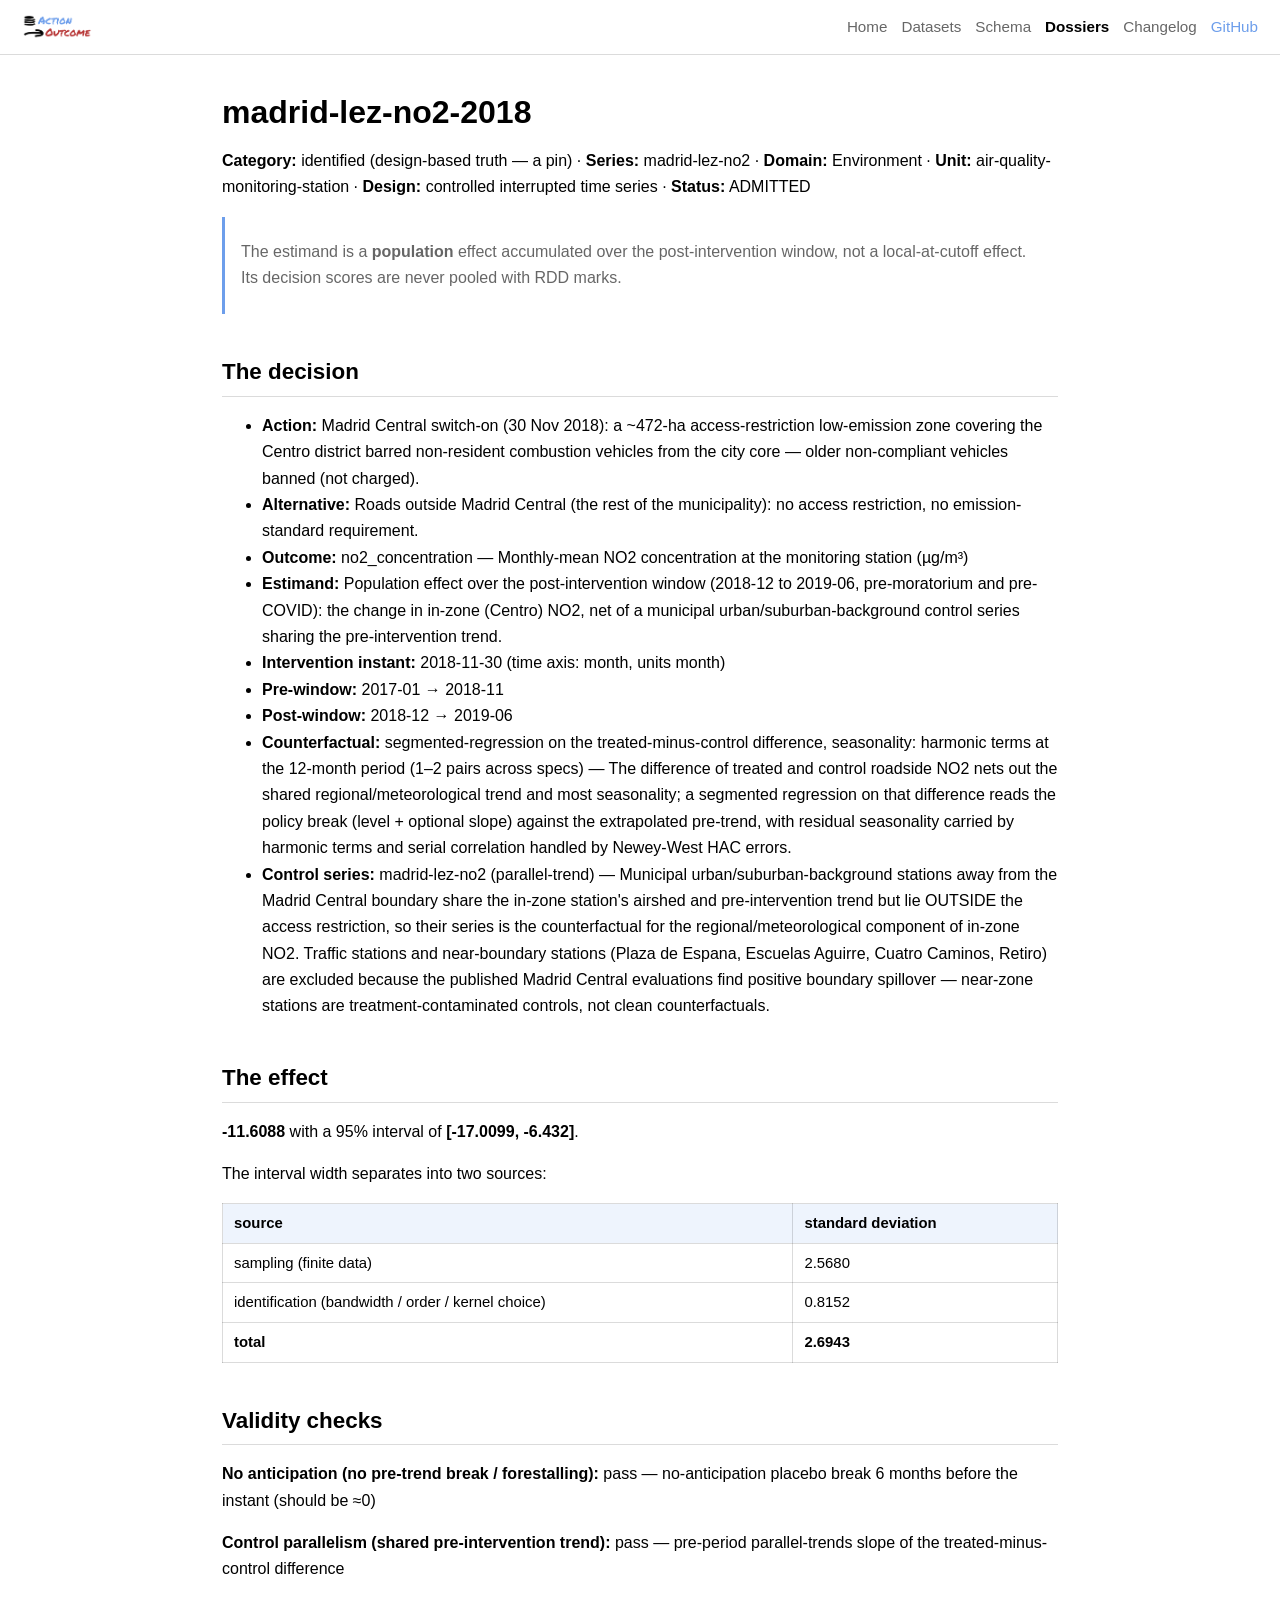
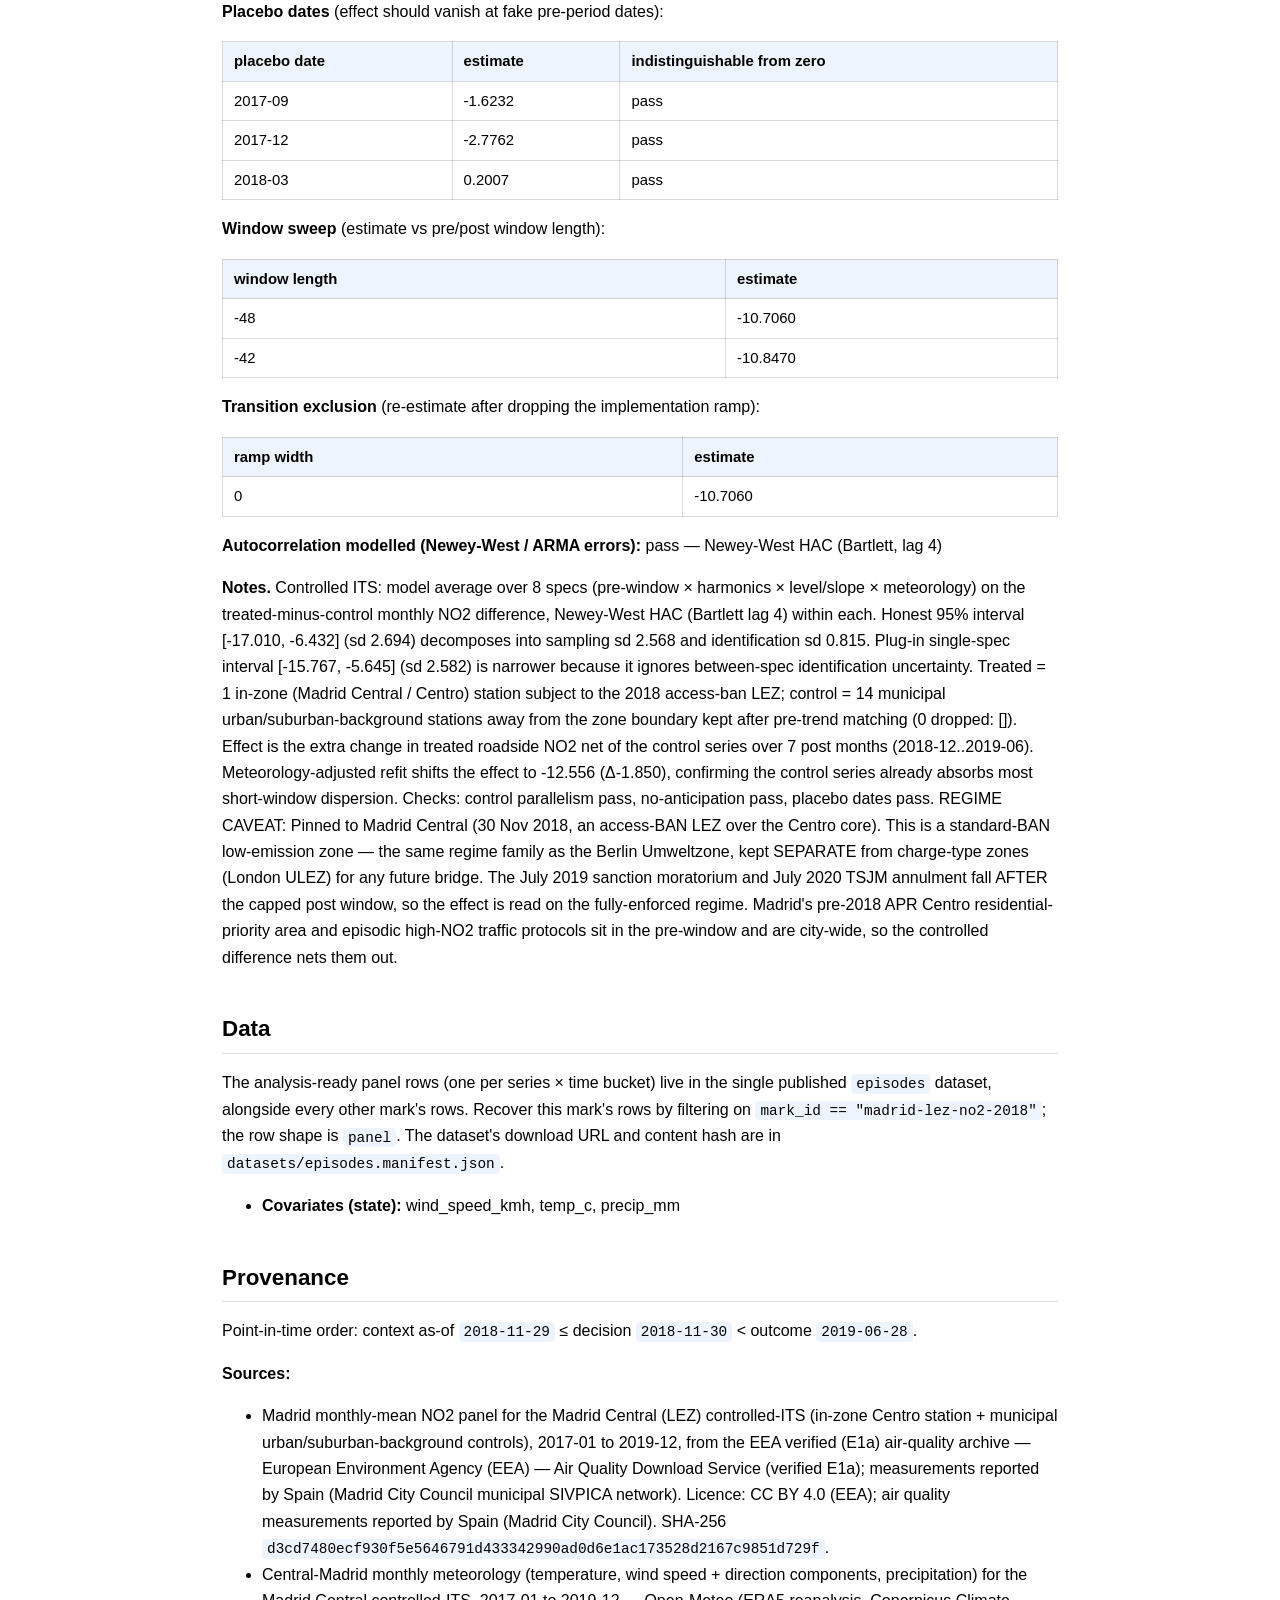
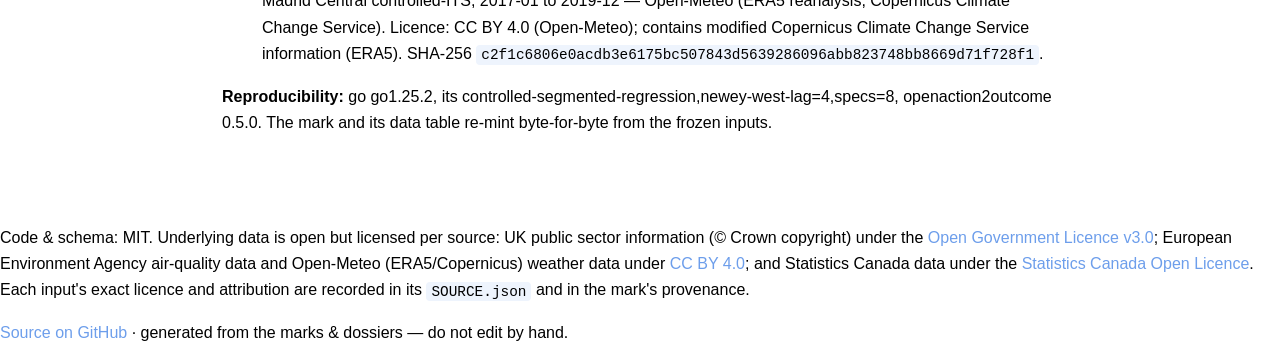
<file: docs/dossiers/madrid-lez-no2-2018.html>
<!DOCTYPE html>
<html lang="en">
<head>
<meta charset="utf-8">
<meta name="viewport" content="width=device-width, initial-scale=1">
<title>madrid-lez-no2-2018 · openaction2outcome</title>
<link rel="icon" href="../assets/logo.png">
<link rel="stylesheet" href="../style.css">
</head>
<body>
<header class="site-header">
  <a class="brand" href="../index.html">
    <img src="../assets/logo.png" alt="" class="brand-logo">
  </a>
  <nav class="site-nav">
    <a href="../index.html">Home</a><a href="../downloads.html">Datasets</a><a href="../schema.html">Schema</a><a href="../dossiers/index.html" class="current">Dossiers</a><a href="../changelog.html">Changelog</a>
    <a class="ext" href="https://github.com/umbralcalc/openaction2outcome">GitHub</a>
  </nav>
</header>
<main class="content">
<h1 id="madrid-lez-no2-2018">madrid-lez-no2-2018</h1>
<p><strong>Category:</strong> identified (design-based truth — a pin)  ·  <strong>Series:</strong> madrid-lez-no2  ·  <strong>Domain:</strong> Environment  ·  <strong>Unit:</strong> air-quality-monitoring-station  ·  <strong>Design:</strong> controlled interrupted time series  ·  <strong>Status:</strong> ADMITTED</p>
<blockquote>
<p>The estimand is a <strong>population</strong> effect accumulated over the post-intervention window, not a local-at-cutoff effect. Its decision scores are never pooled with RDD marks.</p>
</blockquote>
<h2 id="the-decision">The decision</h2>
<ul>
<li><strong>Action:</strong> Madrid Central switch-on (30 Nov 2018): a ~472-ha access-restriction low-emission zone covering the Centro district barred non-resident combustion vehicles from the city core — older non-compliant vehicles banned (not charged).</li>
<li><strong>Alternative:</strong> Roads outside Madrid Central (the rest of the municipality): no access restriction, no emission-standard requirement.</li>
<li><strong>Outcome:</strong> no2_concentration — Monthly-mean NO2 concentration at the monitoring station (µg/m³)</li>
<li><strong>Estimand:</strong> Population effect over the post-intervention window (2018-12 to 2019-06, pre-moratorium and pre-COVID): the change in in-zone (Centro) NO2, net of a municipal urban/suburban-background control series sharing the pre-intervention trend.</li>
<li><strong>Intervention instant:</strong> 2018-11-30 (time axis: month, units month)</li>
<li><strong>Pre-window:</strong> 2017-01 → 2018-11</li>
<li><strong>Post-window:</strong> 2018-12 → 2019-06</li>
<li><strong>Counterfactual:</strong> segmented-regression on the treated-minus-control difference, seasonality: harmonic terms at the 12-month period (1–2 pairs across specs) — The difference of treated and control roadside NO2 nets out the shared regional/meteorological trend and most seasonality; a segmented regression on that difference reads the policy break (level + optional slope) against the extrapolated pre-trend, with residual seasonality carried by harmonic terms and serial correlation handled by Newey-West HAC errors.</li>
<li><strong>Control series:</strong> madrid-lez-no2 (parallel-trend) — Municipal urban/suburban-background stations away from the Madrid Central boundary share the in-zone station's airshed and pre-intervention trend but lie OUTSIDE the access restriction, so their series is the counterfactual for the regional/meteorological component of in-zone NO2. Traffic stations and near-boundary stations (Plaza de Espana, Escuelas Aguirre, Cuatro Caminos, Retiro) are excluded because the published Madrid Central evaluations find positive boundary spillover — near-zone stations are treatment-contaminated controls, not clean counterfactuals.</li>
</ul>
<h2 id="the-effect">The effect</h2>
<p><strong>-11.6088</strong> with a 95% interval of <strong>[-17.0099, -6.432]</strong>.</p>
<p>The interval width separates into two sources:</p>
<div class="table-wrap"><table>
<thead>
<tr>
<th>source</th>
<th>standard deviation</th>
</tr>
</thead>
<tbody>
<tr>
<td>sampling (finite data)</td>
<td>2.5680</td>
</tr>
<tr>
<td>identification (bandwidth / order / kernel choice)</td>
<td>0.8152</td>
</tr>
<tr>
<td><strong>total</strong></td>
<td><strong>2.6943</strong></td>
</tr>
</tbody>
</table></div>
<h2 id="validity-checks">Validity checks</h2>
<p><strong>No anticipation (no pre-trend break / forestalling):</strong> pass — no-anticipation placebo break 6 months before the instant (should be ≈0)</p>
<p><strong>Control parallelism (shared pre-intervention trend):</strong> pass — pre-period parallel-trends slope of the treated-minus-control difference</p>
<p><strong>Placebo dates</strong> (effect should vanish at fake pre-period dates):</p>
<div class="table-wrap"><table>
<thead>
<tr>
<th>placebo date</th>
<th>estimate</th>
<th>indistinguishable from zero</th>
</tr>
</thead>
<tbody>
<tr>
<td>2017-09</td>
<td>-1.6232</td>
<td>pass</td>
</tr>
<tr>
<td>2017-12</td>
<td>-2.7762</td>
<td>pass</td>
</tr>
<tr>
<td>2018-03</td>
<td>0.2007</td>
<td>pass</td>
</tr>
</tbody>
</table></div>
<p><strong>Window sweep</strong> (estimate vs pre/post window length):</p>
<div class="table-wrap"><table>
<thead>
<tr>
<th>window length</th>
<th>estimate</th>
</tr>
</thead>
<tbody>
<tr>
<td>-48</td>
<td>-10.7060</td>
</tr>
<tr>
<td>-42</td>
<td>-10.8470</td>
</tr>
</tbody>
</table></div>
<p><strong>Transition exclusion</strong> (re-estimate after dropping the implementation ramp):</p>
<div class="table-wrap"><table>
<thead>
<tr>
<th>ramp width</th>
<th>estimate</th>
</tr>
</thead>
<tbody>
<tr>
<td>0</td>
<td>-10.7060</td>
</tr>
</tbody>
</table></div>
<p><strong>Autocorrelation modelled (Newey-West / ARMA errors):</strong> pass — Newey-West HAC (Bartlett, lag 4)</p>
<p><strong>Notes.</strong> Controlled ITS: model average over 8 specs (pre-window × harmonics × level/slope × meteorology) on the treated-minus-control monthly NO2 difference, Newey-West HAC (Bartlett lag 4) within each. Honest 95% interval [-17.010, -6.432] (sd 2.694) decomposes into sampling sd 2.568 and identification sd 0.815. Plug-in single-spec interval [-15.767, -5.645] (sd 2.582) is narrower because it ignores between-spec identification uncertainty. Treated = 1 in-zone (Madrid Central / Centro) station subject to the 2018 access-ban LEZ; control = 14 municipal urban/suburban-background stations away from the zone boundary kept after pre-trend matching (0 dropped: []). Effect is the extra change in treated roadside NO2 net of the control series over 7 post months (2018-12..2019-06). Meteorology-adjusted refit shifts the effect to -12.556 (Δ-1.850), confirming the control series already absorbs most short-window dispersion. Checks: control parallelism pass, no-anticipation pass, placebo dates pass. REGIME CAVEAT: Pinned to Madrid Central (30 Nov 2018, an access-BAN LEZ over the Centro core). This is a standard-BAN low-emission zone — the same regime family as the Berlin Umweltzone, kept SEPARATE from charge-type zones (London ULEZ) for any future bridge. The July 2019 sanction moratorium and July 2020 TSJM annulment fall AFTER the capped post window, so the effect is read on the fully-enforced regime. Madrid's pre-2018 APR Centro residential-priority area and episodic high-NO2 traffic protocols sit in the pre-window and are city-wide, so the controlled difference nets them out.</p>
<h2 id="data">Data</h2>
<p>The analysis-ready panel rows (one per series × time bucket) live in the single published <code>episodes</code> dataset, alongside every other mark's rows. Recover this mark's rows by filtering on <code>mark_id == &quot;madrid-lez-no2-2018&quot;</code>; the row shape is <code>panel</code>. The dataset's download URL and content hash are in <code>datasets/episodes.manifest.json</code>.</p>
<ul>
<li><strong>Covariates (state):</strong> wind_speed_kmh, temp_c, precip_mm</li>
</ul>
<h2 id="provenance">Provenance</h2>
<p>Point-in-time order: context as-of <code>2018-11-29</code> ≤ decision <code>2018-11-30</code> &lt; outcome <code>2019-06-28</code>.</p>
<p><strong>Sources:</strong></p>
<ul>
<li>Madrid monthly-mean NO2 panel for the Madrid Central (LEZ) controlled-ITS (in-zone Centro station + municipal urban/suburban-background controls), 2017-01 to 2019-12, from the EEA verified (E1a) air-quality archive — European Environment Agency (EEA) — Air Quality Download Service (verified E1a); measurements reported by Spain (Madrid City Council municipal SIVPICA network). Licence: CC BY 4.0 (EEA); air quality measurements reported by Spain (Madrid City Council). SHA-256 <code>d3cd7480ecf930f5e5646791d433342990ad0d6e1ac173528d2167c9851d729f</code>.</li>
<li>Central-Madrid monthly meteorology (temperature, wind speed + direction components, precipitation) for the Madrid Central controlled-ITS, 2017-01 to 2019-12 — Open-Meteo (ERA5 reanalysis, Copernicus Climate Change Service). Licence: CC BY 4.0 (Open-Meteo); contains modified Copernicus Climate Change Service information (ERA5). SHA-256 <code>c2f1c6806e0acdb3e6175bc507843d5639286096abb823748bb8669d71f728f1</code>.</li>
</ul>
<p><strong>Reproducibility:</strong> go go1.25.2, its controlled-segmented-regression,newey-west-lag=4,specs=8, openaction2outcome 0.5.0. The mark and its data table re-mint byte-for-byte from the frozen inputs.</p>

</main>
<footer class="site-footer">
  <p>Code &amp; schema: MIT. Underlying data is open but licensed per source: UK public sector
     information (© Crown copyright) under the
     <a href="https://www.nationalarchives.gov.uk/doc/open-government-licence/version/3/">Open Government Licence v3.0</a>;
     European Environment Agency air-quality data and Open-Meteo (ERA5/Copernicus) weather data under
     <a href="https://creativecommons.org/licenses/by/4.0/">CC BY 4.0</a>; and Statistics Canada data
     under the <a href="https://www.statcan.gc.ca/en/reference/licence">Statistics Canada Open Licence</a>.
     Each input's exact licence and attribution are recorded in its <code>SOURCE.json</code> and in the
     mark's provenance.</p>
  <p><a href="https://github.com/umbralcalc/openaction2outcome">Source on GitHub</a> · generated from the marks &amp; dossiers — do not edit by hand.</p>
</footer>
</body>
</html>
</file>
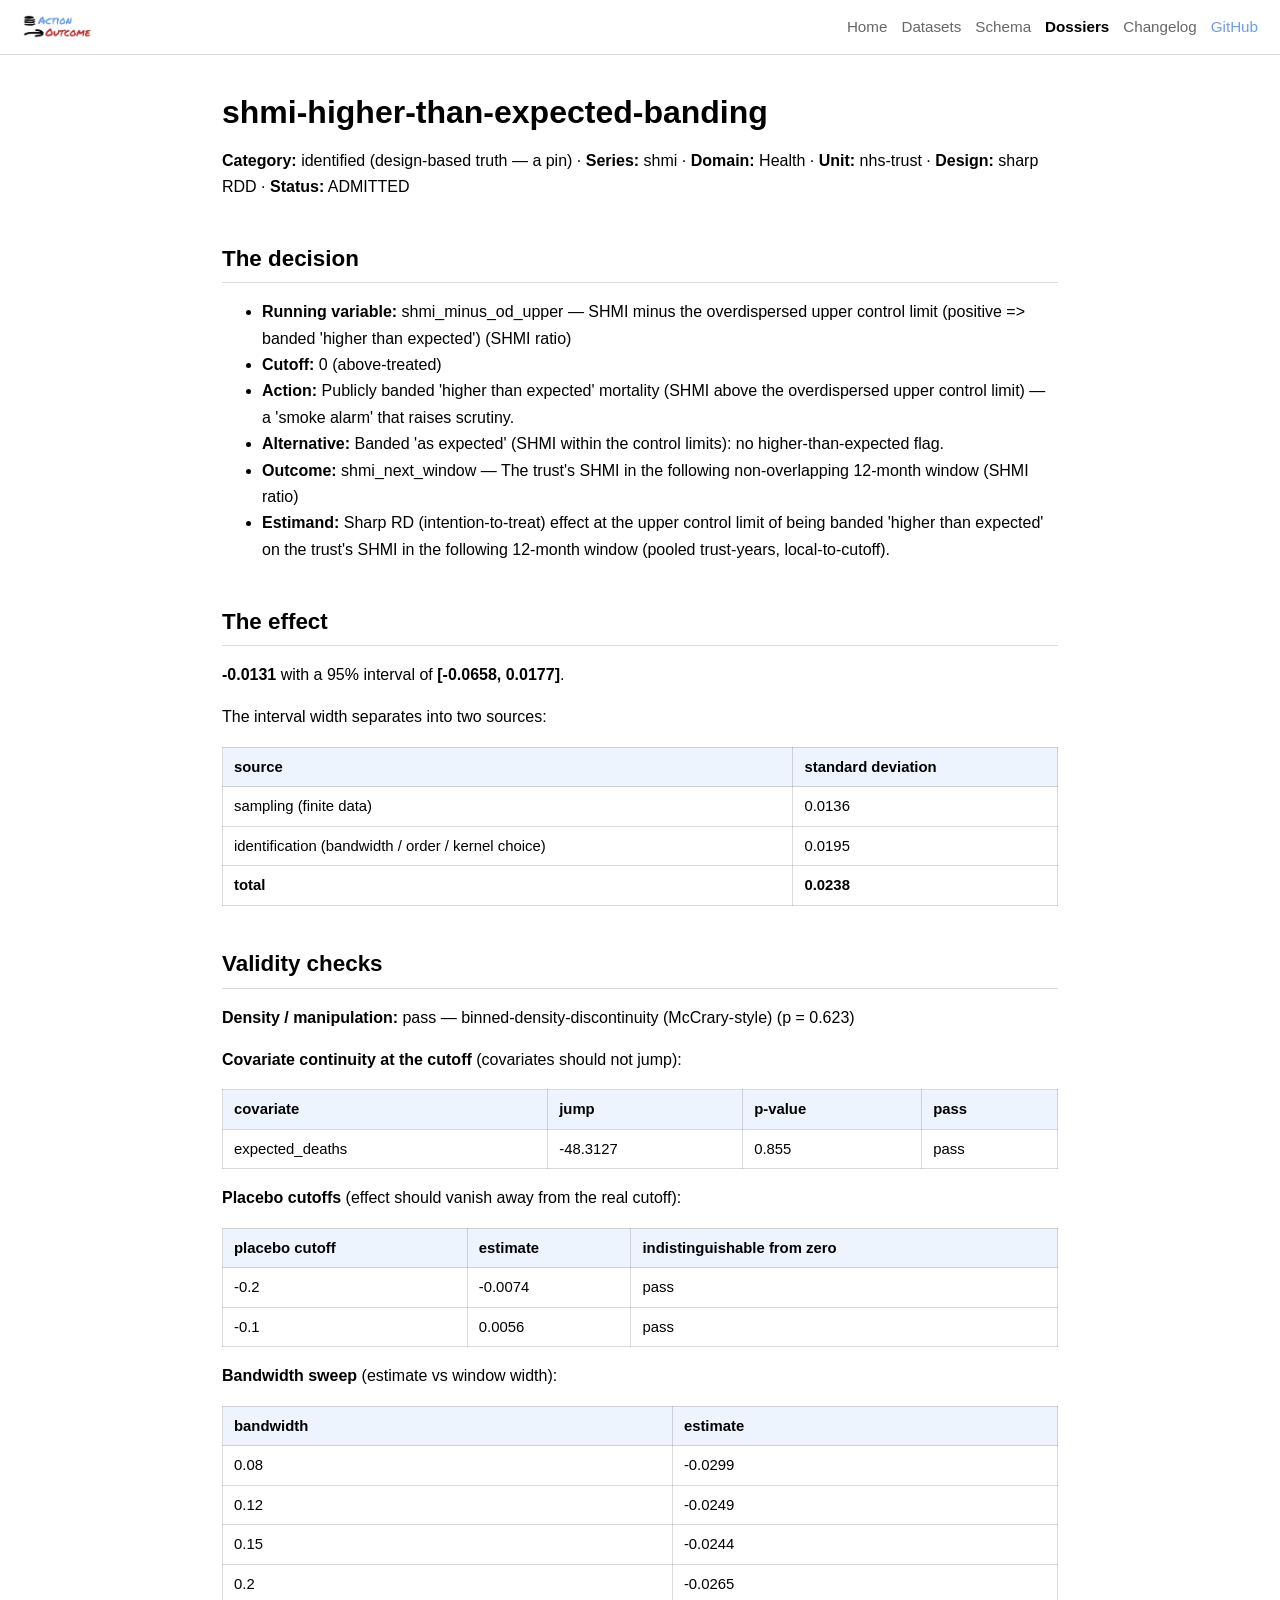
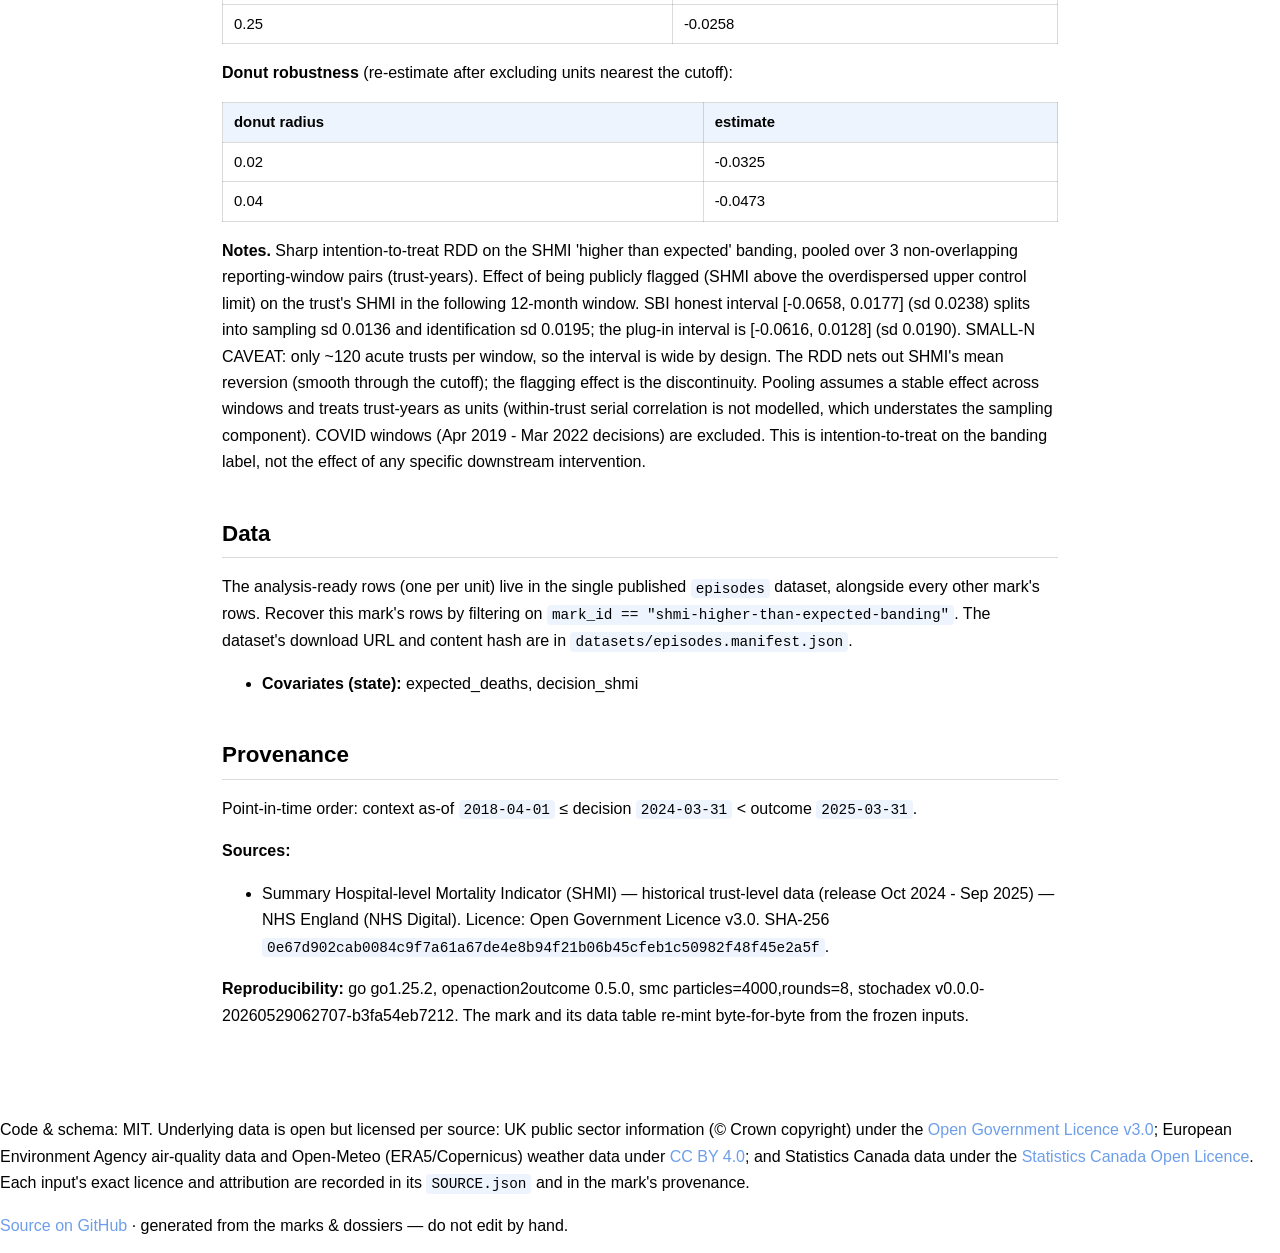
<file: docs/dossiers/shmi-higher-than-expected-banding.html>
<!DOCTYPE html>
<html lang="en">
<head>
<meta charset="utf-8">
<meta name="viewport" content="width=device-width, initial-scale=1">
<title>shmi-higher-than-expected-banding · openaction2outcome</title>
<link rel="icon" href="../assets/logo.png">
<link rel="stylesheet" href="../style.css">
</head>
<body>
<header class="site-header">
  <a class="brand" href="../index.html">
    <img src="../assets/logo.png" alt="" class="brand-logo">
  </a>
  <nav class="site-nav">
    <a href="../index.html">Home</a><a href="../downloads.html">Datasets</a><a href="../schema.html">Schema</a><a href="../dossiers/index.html" class="current">Dossiers</a><a href="../changelog.html">Changelog</a>
    <a class="ext" href="https://github.com/umbralcalc/openaction2outcome">GitHub</a>
  </nav>
</header>
<main class="content">
<h1 id="shmi-higher-than-expected-banding">shmi-higher-than-expected-banding</h1>
<p><strong>Category:</strong> identified (design-based truth — a pin)  ·  <strong>Series:</strong> shmi  ·  <strong>Domain:</strong> Health  ·  <strong>Unit:</strong> nhs-trust  ·  <strong>Design:</strong> sharp RDD  ·  <strong>Status:</strong> ADMITTED</p>
<h2 id="the-decision">The decision</h2>
<ul>
<li><strong>Running variable:</strong> shmi_minus_od_upper — SHMI minus the overdispersed upper control limit (positive =&gt; banded 'higher than expected') (SHMI ratio)</li>
<li><strong>Cutoff:</strong> 0 (above-treated)</li>
<li><strong>Action:</strong> Publicly banded 'higher than expected' mortality (SHMI above the overdispersed upper control limit) — a 'smoke alarm' that raises scrutiny.</li>
<li><strong>Alternative:</strong> Banded 'as expected' (SHMI within the control limits): no higher-than-expected flag.</li>
<li><strong>Outcome:</strong> shmi_next_window — The trust's SHMI in the following non-overlapping 12-month window (SHMI ratio)</li>
<li><strong>Estimand:</strong> Sharp RD (intention-to-treat) effect at the upper control limit of being banded 'higher than expected' on the trust's SHMI in the following 12-month window (pooled trust-years, local-to-cutoff).</li>
</ul>
<h2 id="the-effect">The effect</h2>
<p><strong>-0.0131</strong> with a 95% interval of <strong>[-0.0658, 0.0177]</strong>.</p>
<p>The interval width separates into two sources:</p>
<div class="table-wrap"><table>
<thead>
<tr>
<th>source</th>
<th>standard deviation</th>
</tr>
</thead>
<tbody>
<tr>
<td>sampling (finite data)</td>
<td>0.0136</td>
</tr>
<tr>
<td>identification (bandwidth / order / kernel choice)</td>
<td>0.0195</td>
</tr>
<tr>
<td><strong>total</strong></td>
<td><strong>0.0238</strong></td>
</tr>
</tbody>
</table></div>
<h2 id="validity-checks">Validity checks</h2>
<p><strong>Density / manipulation:</strong> pass — binned-density-discontinuity (McCrary-style) (p = 0.623)</p>
<p><strong>Covariate continuity at the cutoff</strong> (covariates should not jump):</p>
<div class="table-wrap"><table>
<thead>
<tr>
<th>covariate</th>
<th>jump</th>
<th>p-value</th>
<th>pass</th>
</tr>
</thead>
<tbody>
<tr>
<td>expected_deaths</td>
<td>-48.3127</td>
<td>0.855</td>
<td>pass</td>
</tr>
</tbody>
</table></div>
<p><strong>Placebo cutoffs</strong> (effect should vanish away from the real cutoff):</p>
<div class="table-wrap"><table>
<thead>
<tr>
<th>placebo cutoff</th>
<th>estimate</th>
<th>indistinguishable from zero</th>
</tr>
</thead>
<tbody>
<tr>
<td>-0.2</td>
<td>-0.0074</td>
<td>pass</td>
</tr>
<tr>
<td>-0.1</td>
<td>0.0056</td>
<td>pass</td>
</tr>
</tbody>
</table></div>
<p><strong>Bandwidth sweep</strong> (estimate vs window width):</p>
<div class="table-wrap"><table>
<thead>
<tr>
<th>bandwidth</th>
<th>estimate</th>
</tr>
</thead>
<tbody>
<tr>
<td>0.08</td>
<td>-0.0299</td>
</tr>
<tr>
<td>0.12</td>
<td>-0.0249</td>
</tr>
<tr>
<td>0.15</td>
<td>-0.0244</td>
</tr>
<tr>
<td>0.2</td>
<td>-0.0265</td>
</tr>
<tr>
<td>0.25</td>
<td>-0.0258</td>
</tr>
</tbody>
</table></div>
<p><strong>Donut robustness</strong> (re-estimate after excluding units nearest the cutoff):</p>
<div class="table-wrap"><table>
<thead>
<tr>
<th>donut radius</th>
<th>estimate</th>
</tr>
</thead>
<tbody>
<tr>
<td>0.02</td>
<td>-0.0325</td>
</tr>
<tr>
<td>0.04</td>
<td>-0.0473</td>
</tr>
</tbody>
</table></div>
<p><strong>Notes.</strong> Sharp intention-to-treat RDD on the SHMI 'higher than expected' banding, pooled over 3 non-overlapping reporting-window pairs (trust-years). Effect of being publicly flagged (SHMI above the overdispersed upper control limit) on the trust's SHMI in the following 12-month window. SBI honest interval [-0.0658, 0.0177] (sd 0.0238) splits into sampling sd 0.0136 and identification sd 0.0195; the plug-in interval is [-0.0616, 0.0128] (sd 0.0190). SMALL-N CAVEAT: only ~120 acute trusts per window, so the interval is wide by design. The RDD nets out SHMI's mean reversion (smooth through the cutoff); the flagging effect is the discontinuity. Pooling assumes a stable effect across windows and treats trust-years as units (within-trust serial correlation is not modelled, which understates the sampling component). COVID windows (Apr 2019 - Mar 2022 decisions) are excluded. This is intention-to-treat on the banding label, not the effect of any specific downstream intervention.</p>
<h2 id="data">Data</h2>
<p>The analysis-ready rows (one per unit) live in the single published <code>episodes</code> dataset, alongside every other mark's rows. Recover this mark's rows by filtering on <code>mark_id == &quot;shmi-higher-than-expected-banding&quot;</code>. The dataset's download URL and content hash are in <code>datasets/episodes.manifest.json</code>.</p>
<ul>
<li><strong>Covariates (state):</strong> expected_deaths, decision_shmi</li>
</ul>
<h2 id="provenance">Provenance</h2>
<p>Point-in-time order: context as-of <code>2018-04-01</code> ≤ decision <code>2024-03-31</code> &lt; outcome <code>2025-03-31</code>.</p>
<p><strong>Sources:</strong></p>
<ul>
<li>Summary Hospital-level Mortality Indicator (SHMI) — historical trust-level data (release Oct 2024 - Sep 2025) — NHS England (NHS Digital). Licence: Open Government Licence v3.0. SHA-256 <code>0e67d902cab0084c9f7a61a67de4e8b94f21b06b45cfeb1c50982f48f45e2a5f</code>.</li>
</ul>
<p><strong>Reproducibility:</strong> go go1.25.2, openaction2outcome 0.5.0, smc particles=4000,rounds=8, stochadex v0.0.0-20260529062707-b3fa54eb7212. The mark and its data table re-mint byte-for-byte from the frozen inputs.</p>

</main>
<footer class="site-footer">
  <p>Code &amp; schema: MIT. Underlying data is open but licensed per source: UK public sector
     information (© Crown copyright) under the
     <a href="https://www.nationalarchives.gov.uk/doc/open-government-licence/version/3/">Open Government Licence v3.0</a>;
     European Environment Agency air-quality data and Open-Meteo (ERA5/Copernicus) weather data under
     <a href="https://creativecommons.org/licenses/by/4.0/">CC BY 4.0</a>; and Statistics Canada data
     under the <a href="https://www.statcan.gc.ca/en/reference/licence">Statistics Canada Open Licence</a>.
     Each input's exact licence and attribution are recorded in its <code>SOURCE.json</code> and in the
     mark's provenance.</p>
  <p><a href="https://github.com/umbralcalc/openaction2outcome">Source on GitHub</a> · generated from the marks &amp; dossiers — do not edit by hand.</p>
</footer>
</body>
</html>
</file>
<file: docs/style.css>
/* openaction2outcome — generated static site. Single stylesheet, no JS.
   Palette: blue #6d9eeb · red #b73535 · black · white. */
:root {
  --ink: #000000;
  --muted: rgba(0, 0, 0, 0.6);
  --line: rgba(0, 0, 0, 0.14);
  --bg: #ffffff;
  --bg-soft: #eef4fd;   /* faint tint of the blue */
  --blue: #6d9eeb;
  --red: #b73535;
  --max: 880px;
}
* { box-sizing: border-box; }
html { -webkit-text-size-adjust: 100%; }
body {
  margin: 0;
  font: 16px/1.65 -apple-system, BlinkMacSystemFont, "Segoe UI", Roboto, Helvetica, Arial, sans-serif;
  color: var(--ink);
  background: var(--bg);
}
a { color: var(--blue); text-decoration: none; }
a:hover { color: var(--red); text-decoration: underline; }
code, pre {
  font-family: ui-monospace, SFMono-Regular, "SF Mono", Menlo, Consolas, monospace;
  font-size: 0.9em;
}
code { background: var(--bg-soft); padding: 0.12em 0.35em; border-radius: 4px; }
pre {
  background: var(--bg-soft);
  border: 1px solid var(--line);
  border-radius: 8px;
  padding: 14px 16px;
  overflow-x: auto;
}
pre code { background: none; padding: 0; }

/* Header / nav */
.site-header {
  display: flex; flex-wrap: wrap; align-items: center; justify-content: space-between;
  gap: 12px;
  padding: 14px 22px;
  border-bottom: 1px solid var(--line);
  background: var(--bg);
  position: sticky; top: 0; z-index: 10;
}
.brand { display: flex; align-items: center; gap: 10px; color: var(--ink); font-weight: 700; }
.brand:hover { text-decoration: none; color: var(--ink); }
.brand-logo { height: 26px; width: auto; display: block; }
.brand-arrow { color: var(--red); }
.site-nav { display: flex; flex-wrap: wrap; gap: 4px 14px; align-items: center; }
.site-nav a { color: var(--muted); font-size: 0.95rem; }
.site-nav a:hover { color: var(--red); }
.site-nav a.current { color: var(--ink); font-weight: 600; }
.site-nav a.ext { color: var(--blue); }
.site-nav a.ext:hover { color: var(--red); }

/* Content */
.content { max-width: var(--max); margin: 0 auto; padding: 32px 22px 56px; }
.content h1 { font-size: 2rem; line-height: 1.2; margin: 0.2em 0 0.5em; }
.content h2 { font-size: 1.4rem; margin: 1.8em 0 0.6em; padding-bottom: 0.2em; border-bottom: 1px solid var(--line); }
.content h3 { font-size: 1.1rem; margin: 1.4em 0 0.5em; }
.table-wrap { overflow-x: auto; margin: 1em 0; -webkit-overflow-scrolling: touch; }
.content table {
  border-collapse: collapse; width: 100%; margin: 0; font-size: 0.93rem;
}
.content th, .content td { border: 1px solid var(--line); padding: 7px 11px; text-align: left; vertical-align: top; }
.content th { background: var(--bg-soft); font-weight: 600; }
.content blockquote {
  margin: 1em 0; padding: 0.4em 1em; border-left: 3px solid var(--blue);
  color: var(--muted);
}
hr { border: none; border-top: 1px solid var(--line); margin: 2em 0; }

/* Hero (home) */
.hero { text-align: center; padding: 18px 0 8px; }
.hero img { height: auto; width: 300px; max-width: 100%; }
.hero h1 { font-size: 2.3rem; margin: 0.4em 0 0.2em; }
.hero .tagline { font-size: 1.15rem; color: var(--muted); max-width: 640px; margin: 0 auto 1.4em; }
.cta { display: flex; gap: 12px; justify-content: center; flex-wrap: wrap; }

/* Buttons */
.btn {
  display: inline-block; padding: 10px 18px; border-radius: 8px;
  background: var(--blue); color: #fff; font-weight: 600;
  border: 1px solid var(--blue);
}
.btn:hover { background: var(--red); border-color: var(--red); color: #fff; text-decoration: none; }
.btn.secondary { background: var(--bg); color: var(--ink); border-color: var(--line); }
.btn.secondary:hover { background: var(--bg); color: var(--red); border-color: var(--red); }

/* Cards */
.cards { display: grid; grid-template-columns: repeat(auto-fit, minmax(240px, 1fr)); gap: 16px; margin: 1.4em 0; }
.card {
  border: 1px solid var(--line); border-radius: 10px; padding: 16px 18px; background: var(--bg);
  display: flex; flex-direction: column;
}
.card h3 { margin: 0 0 0.2em; }
.card .domain { font-size: 0.8rem; text-transform: uppercase; letter-spacing: 0.04em; color: var(--muted); }
.card p { margin: 0.5em 0; font-size: 0.93rem; color: var(--ink); }
.card .effect { font-variant-numeric: tabular-nums; color: var(--muted); font-size: 0.9rem; margin-top: auto; }
.card a.more { margin-top: 0.7em; font-weight: 600; }

/* Download blocks */
.download {
  border: 1px solid var(--line); border-radius: 10px; padding: 18px 20px; margin: 1.2em 0;
  background: var(--bg-soft);
}
.download h3 { margin-top: 0; }
.download .meta { font-size: 0.86rem; color: var(--muted); margin: 0.6em 0; }
.download .meta code { background: #fff; overflow-wrap: anywhere; word-break: break-all; }
.download .actions { margin-top: 0.8em; }
.badge {
  display: inline-block; font-size: 0.78rem; padding: 2px 9px; border-radius: 999px;
  background: var(--blue); color: #fff; margin-left: 6px; vertical-align: middle; font-weight: 600;
}
.pass { color: var(--ink); font-weight: 600; }
.fail { color: var(--red); font-weight: 600; }
</file>
